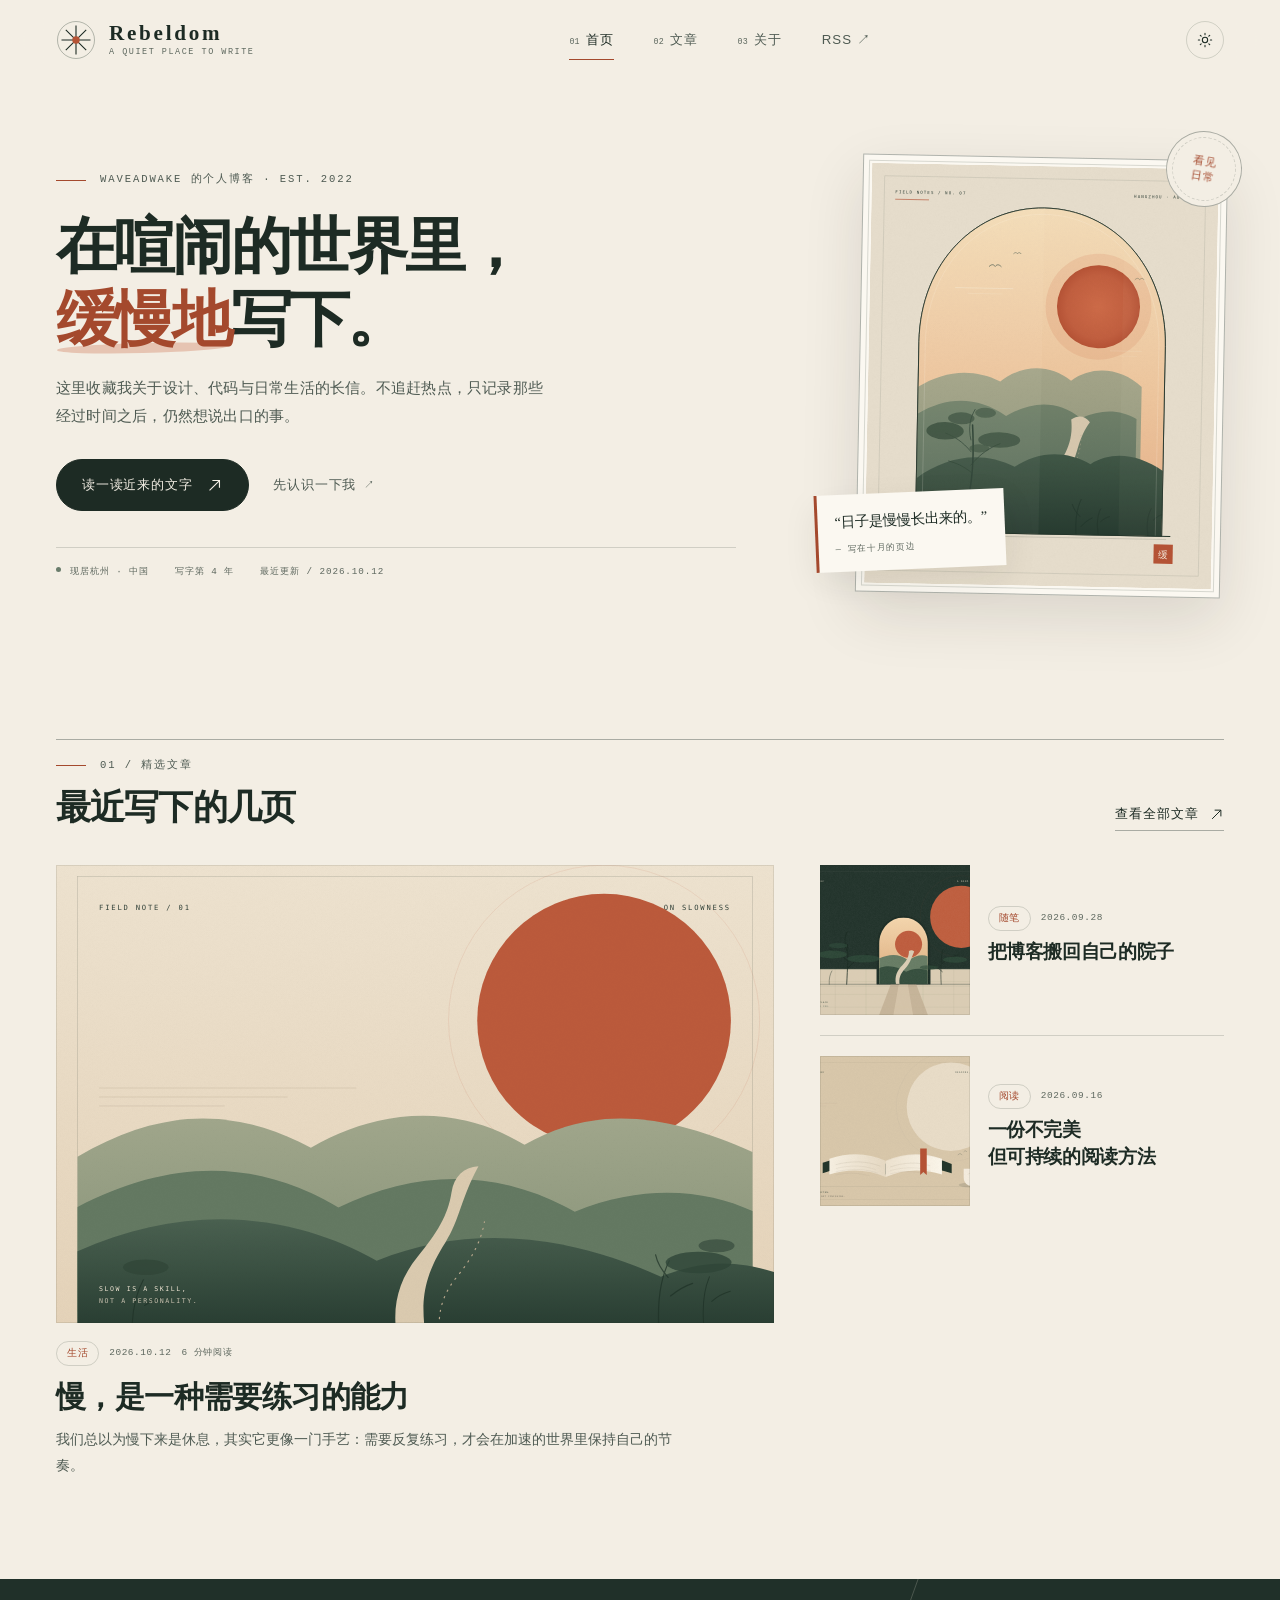
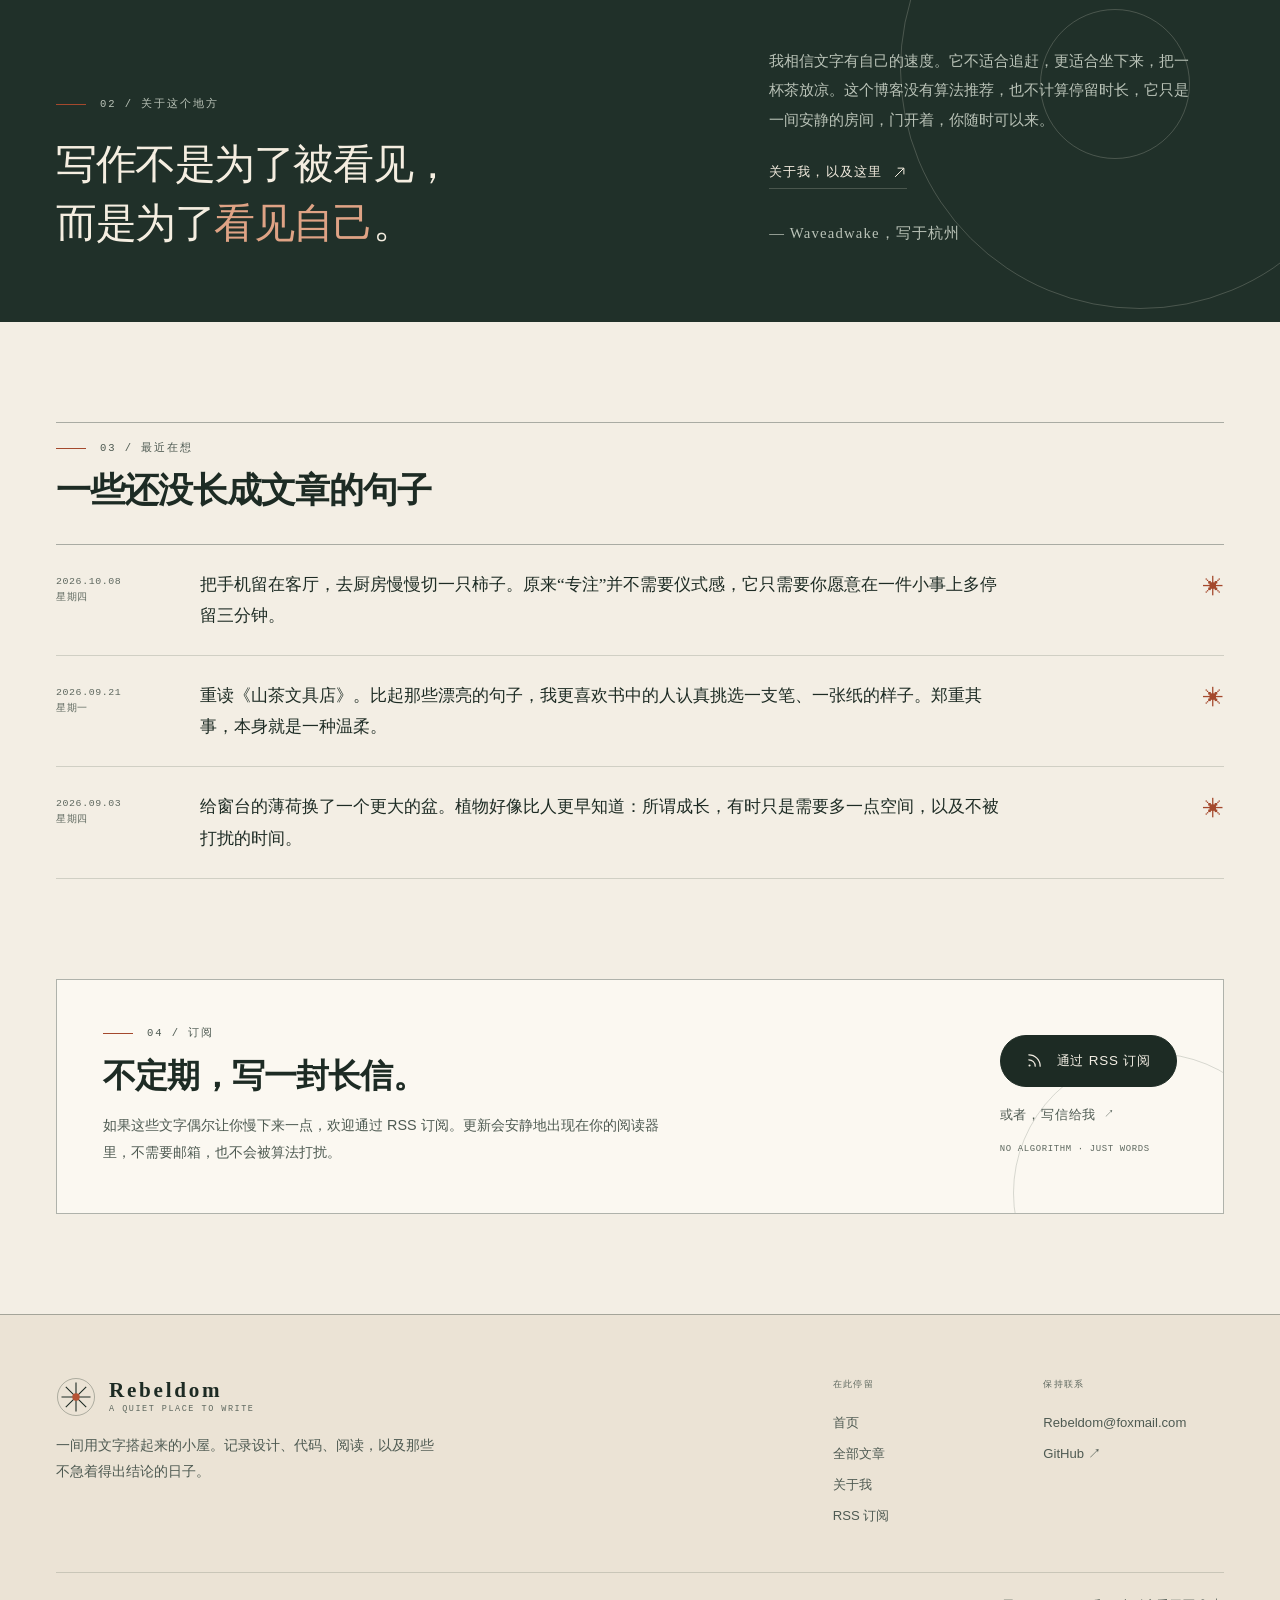
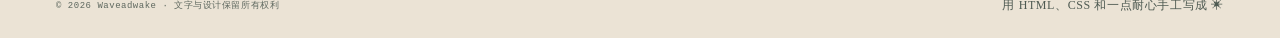
<file: index.html>
<!doctype html>
<html lang="zh-CN">
<head>
  <meta charset="utf-8">
  <meta name="viewport" content="width=device-width, initial-scale=1">
  <title>Rebeldom · Waveadwake 的个人博客</title>
  <meta name="description" content="Rebeldom 是 Waveadwake 的个人博客，记录关于设计、代码、阅读与城市漫步的长信。不追赶热点，只写下经过时间之后仍然想说出口的事。">
  <meta name="author" content="Waveadwake">
  <link rel="canonical" href="https://waveadwake.github.io/Rebeldom_Web/">
  <meta property="og:type" content="website">
  <meta property="og:locale" content="zh_CN">
  <meta property="og:site_name" content="Rebeldom">
  <meta property="og:title" content="Rebeldom · Waveadwake 的个人博客">
  <meta property="og:description" content="关于设计、代码、阅读与城市漫步的长信。不追赶热点，只记录那些值得被慢慢记住的日常。">
  <meta property="og:url" content="https://waveadwake.github.io/Rebeldom_Web/">
  <meta property="og:image" content="https://waveadwake.github.io/Rebeldom_Web/assets/images/og-cover.png">
  <meta property="og:image:width" content="1200">
  <meta property="og:image:height" content="630">
  <meta name="twitter:card" content="summary_large_image">
  <meta name="twitter:title" content="Rebeldom · Waveadwake 的个人博客">
  <meta name="twitter:description" content="关于设计、代码、阅读与城市漫步的长信。">
  <meta name="twitter:image" content="https://waveadwake.github.io/Rebeldom_Web/assets/images/og-cover.png">
  <meta name="theme-color" content="#f3eee4">
  <link rel="icon" href="assets/images/favicon.svg" type="image/svg+xml">
  <link rel="apple-touch-icon" href="assets/images/apple-touch-icon.png">
  <link rel="manifest" href="site.webmanifest">
  <link rel="alternate" type="application/rss+xml" title="Rebeldom · RSS" href="feed.xml">
  <link rel="stylesheet" href="assets/css/style.css">
  <script>
    (function () {
      try {
        var saved = localStorage.getItem("theme");
        var preferred = window.matchMedia("(prefers-color-scheme: dark)").matches ? "dark" : "light";
        document.documentElement.dataset.theme = saved || preferred;
      } catch (error) {
        document.documentElement.dataset.theme = "light";
      }
      document.documentElement.classList.add("js");
    })();
  </script>
</head>
<body>
  <a class="skip-link" href="#main">跳到正文</a>

  <header class="site-header" data-header>
    <div class="container header-inner">
      <a class="brand" href="index.html" aria-label="Rebeldom，返回首页">
        <span class="brand-mark" aria-hidden="true">
          <svg viewBox="0 0 40 40" fill="none">
            <circle cx="20" cy="20" r="18.5" stroke="currentColor" stroke-opacity=".3"/>
            <path d="M20 5.5v29M5.5 20h29M9.8 9.8l20.4 20.4M30.2 9.8 9.8 30.2" stroke="currentColor" stroke-width="1.1"/>
            <circle cx="20" cy="20" r="3.7" fill="#b65335"/>
          </svg>
        </span>
        <span class="brand-type">
          <span class="brand-name">Rebeldom</span>
          <span class="brand-sub">A QUIET PLACE TO WRITE</span>
        </span>
      </a>

      <nav class="site-nav" id="site-nav" aria-label="主导航">
        <a href="index.html" aria-current="page"><span class="nav-index">01</span>首页</a>
        <a href="posts.html"><span class="nav-index">02</span>文章</a>
        <a href="about.html"><span class="nav-index">03</span>关于</a>
        <a href="feed.xml">RSS ↗</a>
      </nav>

      <div class="header-tools">
        <button class="theme-toggle" type="button" data-theme-toggle aria-label="切换到深色模式" title="切换到深色模式">
          <svg class="icon-sun" viewBox="0 0 24 24" fill="none" stroke="currentColor" stroke-width="1.6" stroke-linecap="round" aria-hidden="true">
            <circle cx="12" cy="12" r="4"/>
            <path d="M12 2v2M12 20v2M4.9 4.9l1.4 1.4M17.7 17.7l1.4 1.4M2 12h2M20 12h2M4.9 19.1l1.4-1.4M17.7 6.3l1.4-1.4"/>
          </svg>
          <svg class="icon-moon" viewBox="0 0 24 24" fill="none" stroke="currentColor" stroke-width="1.6" stroke-linejoin="round" aria-hidden="true">
            <path d="M20.5 14.1A8.5 8.5 0 0 1 9.9 3.5 8.5 8.5 0 1 0 20.5 14.1Z"/>
          </svg>
        </button>
        <button class="nav-toggle" type="button" data-nav-toggle aria-expanded="false" aria-controls="site-nav">
          <span class="nav-toggle-text">菜单</span>
          <span class="nav-toggle-lines" aria-hidden="true"><span></span><span></span></span>
        </button>
      </div>
    </div>
  </header>

  <main id="main">
    <section class="hero container" aria-labelledby="hero-title">
      <div class="hero-copy">
        <p class="eyebrow">Waveadwake 的个人博客 · EST. 2022</p>
        <h1 class="hero-title" id="hero-title">在喧闹的世界里，<br><span class="mark">缓慢地</span>写下。</h1>
        <p class="hero-lead">这里收藏我关于设计、代码与日常生活的长信。不追赶热点，只记录那些经过时间之后，仍然想说出口的事。</p>
        <div class="hero-actions">
          <a class="button" href="posts.html">
            读一读近来的文字
            <svg viewBox="0 0 24 24" fill="none" stroke="currentColor" stroke-width="1.6" aria-hidden="true"><path d="M5 19 19 5M9 5h10v10"/></svg>
          </a>
          <a class="quiet-link" href="about.html">先认识一下我</a>
        </div>
        <div class="hero-meta" aria-label="站点信息">
          <span>现居杭州 · 中国</span>
          <span>写字第 4 年</span>
          <span>最近更新 / 2026.10.12</span>
        </div>
      </div>

      <figure class="hero-art">
        <div class="hero-frame">
          <img src="assets/images/hero-window.svg" width="760" height="920" alt="一扇朝向山野的拱窗，窗外是落日、远山和一条蜿蜒的小路。" fetchpriority="high">
        </div>
        <figcaption class="hero-note">
          “日子是慢慢长出来的。”
          <span>— 写在十月的页边</span>
        </figcaption>
        <div class="hero-stamp" aria-hidden="true"><span>看见<br>日常</span></div>
      </figure>
    </section>

    <section class="featured" aria-labelledby="featured-title">
      <div class="container">
        <div class="section-head">
          <div>
            <p class="eyebrow">01 / 精选文章</p>
            <h2 id="featured-title">最近写下的几页</h2>
          </div>
          <a class="text-link" href="posts.html">
            查看全部文章
            <svg viewBox="0 0 24 24" fill="none" stroke="currentColor" stroke-width="1.6" aria-hidden="true"><path d="M5 19 19 5M9 5h10v10"/></svg>
          </a>
        </div>

        <div class="featured-grid">
          <article class="post-card post-card--lead">
            <a class="post-card-cover" href="post/slow-is-a-skill.html" tabindex="-1" aria-hidden="true">
              <img src="assets/images/cover-slow.svg" width="1200" height="800" alt="" loading="lazy" decoding="async">
              <span class="post-card-arrow">
                <svg viewBox="0 0 24 24" fill="none" stroke="currentColor" stroke-width="1.6" aria-hidden="true"><path d="M5 19 19 5M9 5h10v10"/></svg>
              </span>
            </a>
            <div class="post-card-body">
              <div class="post-card-meta">
                <span class="category">生活</span>
                <time datetime="2026-10-12">2026.10.12</time>
                <span>6 分钟阅读</span>
              </div>
              <h3 class="post-card-title"><a href="post/slow-is-a-skill.html">慢，是一种需要练习的能力</a></h3>
              <p class="post-card-excerpt">我们总以为慢下来是休息，其实它更像一门手艺：需要反复练习，才会在加速的世界里保持自己的节奏。</p>
            </div>
          </article>

          <div class="post-list">
            <article class="post-card post-card--compact">
              <a class="post-card-cover" href="post/blog-return.html" tabindex="-1" aria-hidden="true">
                <img src="assets/images/cover-blog.svg" width="1200" height="800" alt="" loading="lazy" decoding="async">
              </a>
              <div class="post-card-body">
                <div class="post-card-meta">
                  <span class="category">随笔</span>
                  <time datetime="2026-09-28">2026.09.28</time>
                </div>
                <h3 class="post-card-title"><a href="post/blog-return.html">把博客搬回自己的院子</a></h3>
                <p class="post-card-excerpt">在别人的广场上住了太久，我想重新拥有一块可以自己决定如何生长的地方。</p>
              </div>
            </article>

            <article class="post-card post-card--compact">
              <a class="post-card-cover" href="post/reading-method.html" tabindex="-1" aria-hidden="true">
                <img src="assets/images/cover-reading.svg" width="1200" height="800" alt="" loading="lazy" decoding="async">
              </a>
              <div class="post-card-body">
                <div class="post-card-meta">
                  <span class="category">阅读</span>
                  <time datetime="2026-09-16">2026.09.16</time>
                </div>
                <h3 class="post-card-title"><a href="post/reading-method.html">一份不完美但<span class="nowrap">可持续的阅读方法</span></a></h3>
                <p class="post-card-excerpt">放弃“读完”的执念之后，读书反而变成了一件可以长久做下去的事。</p>
              </div>
            </article>
          </div>
        </div>
      </div>
    </section>

    <section class="manifesto" aria-labelledby="manifesto-title">
      <div class="container manifesto-inner">
        <div>
          <p class="eyebrow">02 / 关于这个地方</p>
          <h2 class="manifesto-quote" id="manifesto-title">写作不是为了被看见，<br>而是为了<em>看见自己</em>。</h2>
        </div>
        <div class="manifesto-side">
          <p>我相信文字有自己的速度。它不适合追赶，更适合坐下来，把一杯茶放凉。这个博客没有算法推荐，也不计算停留时长，它只是一间安静的房间，门开着，你随时可以来。</p>
          <a class="text-link" href="about.html">
            关于我，以及这里
            <svg viewBox="0 0 24 24" fill="none" stroke="currentColor" stroke-width="1.6" aria-hidden="true"><path d="M5 19 19 5M9 5h10v10"/></svg>
          </a>
          <p class="manifesto-sign">— Waveadwake，写于杭州</p>
        </div>
      </div>
    </section>

    <section class="notes-section" aria-labelledby="notes-title">
      <div class="container">
        <div class="section-head">
          <div>
            <p class="eyebrow">03 / 最近在想</p>
            <h2 id="notes-title">一些还没长成文章的句子</h2>
          </div>
        </div>

        <div class="notes-list">
          <article class="note-row">
            <time class="note-date" datetime="2026-10-08">2026.10.08<br>星期四</time>
            <p class="note-text">把手机留在客厅，去厨房慢慢切一只柿子。原来“专注”并不需要仪式感，它只需要你愿意在一件小事上多停留三分钟。</p>
            <span class="note-mark" aria-hidden="true">✳</span>
          </article>
          <article class="note-row">
            <time class="note-date" datetime="2026-09-21">2026.09.21<br>星期一</time>
            <p class="note-text">重读《山茶文具店》。比起那些漂亮的句子，我更喜欢书中的人认真挑选一支笔、一张纸的样子。郑重其事，本身就是一种温柔。</p>
            <span class="note-mark" aria-hidden="true">✳</span>
          </article>
          <article class="note-row">
            <time class="note-date" datetime="2026-09-03">2026.09.03<br>星期四</time>
            <p class="note-text">给窗台的薄荷换了一个更大的盆。植物好像比人更早知道：所谓成长，有时只是需要多一点空间，以及不被打扰的时间。</p>
            <span class="note-mark" aria-hidden="true">✳</span>
          </article>
        </div>
      </div>
    </section>

    <section class="subscribe" aria-labelledby="subscribe-title">
      <div class="container">
        <div class="subscribe-inner">
          <div>
            <p class="eyebrow">04 / 订阅</p>
            <h2 id="subscribe-title">不定期，写一封长信。</h2>
            <p>如果这些文字偶尔让你慢下来一点，欢迎通过 RSS 订阅。更新会安静地出现在你的阅读器里，不需要邮箱，也不会被算法打扰。</p>
          </div>
          <div class="subscribe-actions">
            <a class="button" href="feed.xml">
              <svg viewBox="0 0 24 24" fill="none" stroke="currentColor" stroke-width="1.7" stroke-linecap="round" aria-hidden="true">
                <circle cx="5" cy="19" r="1.5" fill="currentColor" stroke="none"/>
                <path d="M4 11a9 9 0 0 1 9 9M4 4a16 16 0 0 1 16 16"/>
              </svg>
              通过 RSS 订阅
            </a>
            <a class="quiet-link" href="mailto:Rebeldom@foxmail.com">或者，写信给我</a>
            <small>NO ALGORITHM · JUST WORDS</small>
          </div>
        </div>
      </div>
    </section>
  </main>

  <footer class="site-footer">
    <div class="container">
      <div class="footer-main">
        <div class="footer-brand">
          <a class="brand" href="index.html" aria-label="Rebeldom，返回首页">
            <span class="brand-mark" aria-hidden="true">
              <svg viewBox="0 0 40 40" fill="none">
                <circle cx="20" cy="20" r="18.5" stroke="currentColor" stroke-opacity=".3"/>
                <path d="M20 5.5v29M5.5 20h29M9.8 9.8l20.4 20.4M30.2 9.8 9.8 30.2" stroke="currentColor" stroke-width="1.1"/>
                <circle cx="20" cy="20" r="3.7" fill="#b65335"/>
              </svg>
            </span>
            <span class="brand-type">
              <span class="brand-name">Rebeldom</span>
              <span class="brand-sub">A QUIET PLACE TO WRITE</span>
            </span>
          </a>
          <p>一间用文字搭起来的小屋。记录设计、代码、阅读，以及那些不急着得出结论的日子。</p>
        </div>

        <div class="footer-columns">
          <div class="footer-col">
            <h3>在此停留</h3>
            <a href="index.html">首页</a>
            <a href="posts.html">全部文章</a>
            <a href="about.html">关于我</a>
            <a href="feed.xml">RSS 订阅</a>
          </div>
          <div class="footer-col">
            <h3>保持联系</h3>
            <a href="mailto:Rebeldom@foxmail.com">Rebeldom@foxmail.com</a>
            <a href="https://github.com/Waveadwake" target="_blank" rel="noopener noreferrer">GitHub ↗</a>
          </div>
        </div>
      </div>

      <div class="footer-bottom">
        <p>© <span data-current-year>2026</span> Waveadwake · 文字与设计保留所有权利</p>
        <p class="footer-sign">用 HTML、CSS 和一点耐心手工写成 ✳</p>
      </div>
    </div>
  </footer>

  <script src="assets/js/site.js" defer></script>
</body>
</html>
</file>
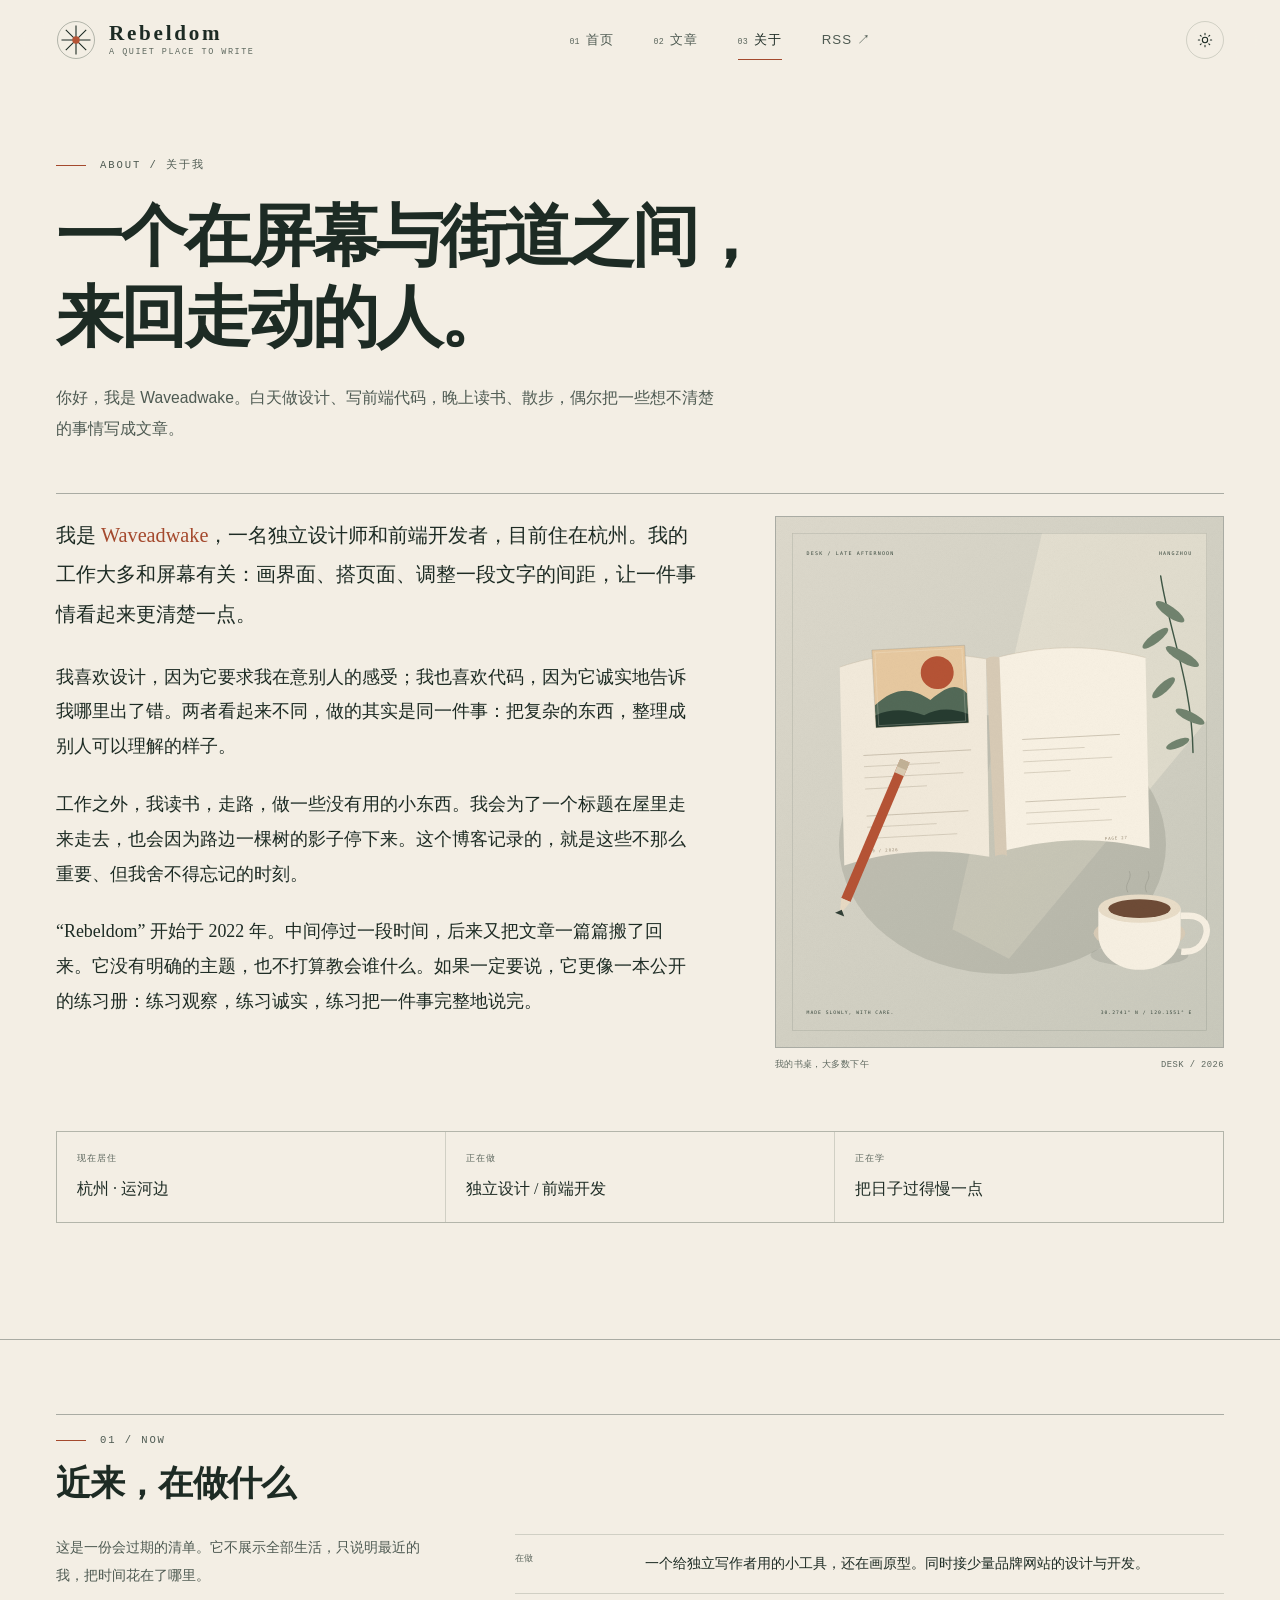
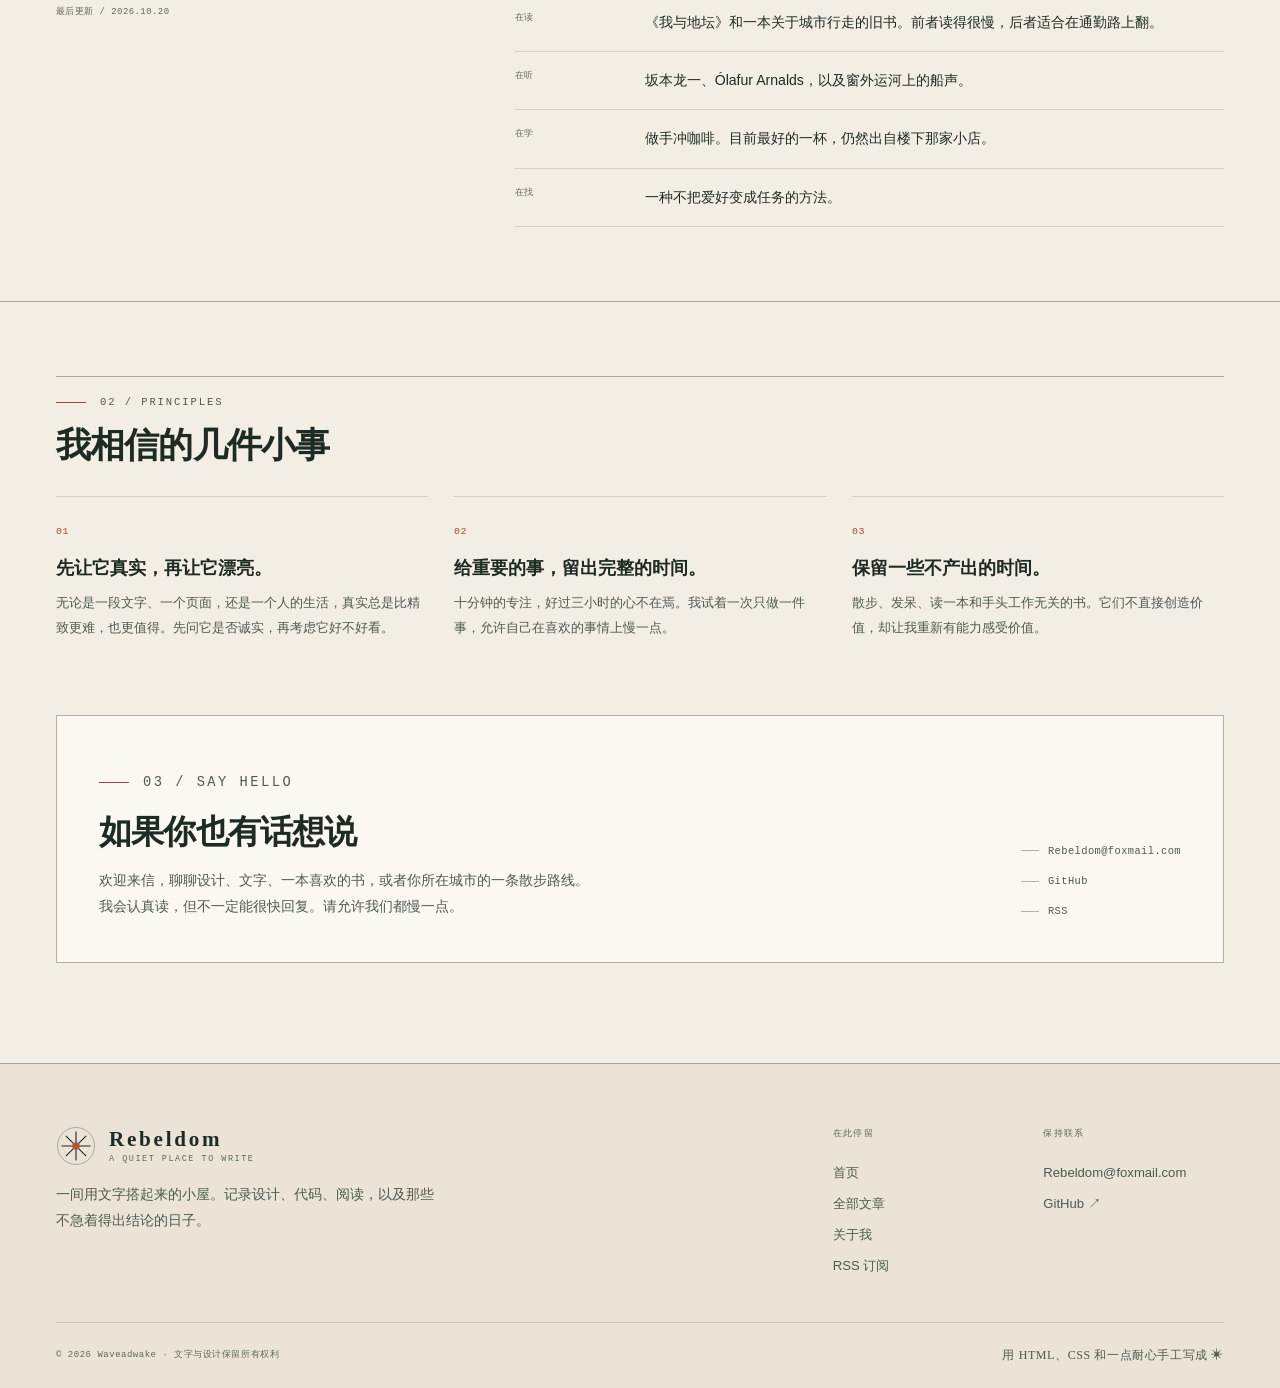
<file: about.html>
<!doctype html>
<html lang="zh-CN">
<head>
  <meta charset="utf-8">
  <meta name="viewport" content="width=device-width, initial-scale=1">
  <title>关于 · Rebeldom</title>
  <meta name="description" content="你好，我是 Waveadwake，一名独立设计师和前端开发者。这里是我的个人博客“Rebeldom”，记录设计、代码、阅读与杭州的日常。">
  <meta name="author" content="Waveadwake">
  <link rel="canonical" href="https://waveadwake.github.io/Rebeldom_Web/about.html">
  <meta property="og:type" content="website">
  <meta property="og:locale" content="zh_CN">
  <meta property="og:site_name" content="Rebeldom">
  <meta property="og:title" content="关于 · Rebeldom">
  <meta property="og:description" content="一名独立设计师和前端开发者，在屏幕与街道之间来回走动。">
  <meta property="og:url" content="https://waveadwake.github.io/Rebeldom_Web/about.html">
  <meta property="og:image" content="https://waveadwake.github.io/Rebeldom_Web/assets/images/og-cover.png">
  <meta property="og:image:width" content="1200">
  <meta property="og:image:height" content="630">
  <meta name="twitter:card" content="summary_large_image">
  <meta name="twitter:image" content="https://waveadwake.github.io/Rebeldom_Web/assets/images/og-cover.png">
  <meta name="theme-color" content="#f3eee4">
  <link rel="icon" href="assets/images/favicon.svg" type="image/svg+xml">
  <link rel="apple-touch-icon" href="assets/images/apple-touch-icon.png">
  <link rel="manifest" href="site.webmanifest">
  <link rel="alternate" type="application/rss+xml" title="Rebeldom · RSS" href="feed.xml">
  <link rel="stylesheet" href="assets/css/style.css">
  <script>
    (function () {
      try {
        var saved = localStorage.getItem("theme");
        var preferred = window.matchMedia("(prefers-color-scheme: dark)").matches ? "dark" : "light";
        document.documentElement.dataset.theme = saved || preferred;
      } catch (error) {
        document.documentElement.dataset.theme = "light";
      }
      document.documentElement.classList.add("js");
    })();
  </script>
</head>
<body>
  <a class="skip-link" href="#main">跳到正文</a>

  <header class="site-header" data-header>
    <div class="container header-inner">
      <a class="brand" href="index.html" aria-label="Rebeldom，返回首页">
        <span class="brand-mark" aria-hidden="true">
          <svg viewBox="0 0 40 40" fill="none">
            <circle cx="20" cy="20" r="18.5" stroke="currentColor" stroke-opacity=".3"/>
            <path d="M20 5.5v29M5.5 20h29M9.8 9.8l20.4 20.4M30.2 9.8 9.8 30.2" stroke="currentColor" stroke-width="1.1"/>
            <circle cx="20" cy="20" r="3.7" fill="#b65335"/>
          </svg>
        </span>
        <span class="brand-type">
          <span class="brand-name">Rebeldom</span>
          <span class="brand-sub">A QUIET PLACE TO WRITE</span>
        </span>
      </a>

      <nav class="site-nav" id="site-nav" aria-label="主导航">
        <a href="index.html"><span class="nav-index">01</span>首页</a>
        <a href="posts.html"><span class="nav-index">02</span>文章</a>
        <a href="about.html" aria-current="page"><span class="nav-index">03</span>关于</a>
        <a href="feed.xml">RSS ↗</a>
      </nav>

      <div class="header-tools">
        <button class="theme-toggle" type="button" data-theme-toggle aria-label="切换到深色模式" title="切换到深色模式">
          <svg class="icon-sun" viewBox="0 0 24 24" fill="none" stroke="currentColor" stroke-width="1.6" stroke-linecap="round" aria-hidden="true">
            <circle cx="12" cy="12" r="4"/>
            <path d="M12 2v2M12 20v2M4.9 4.9l1.4 1.4M17.7 17.7l1.4 1.4M2 12h2M20 12h2M4.9 19.1l1.4-1.4M17.7 6.3l1.4-1.4"/>
          </svg>
          <svg class="icon-moon" viewBox="0 0 24 24" fill="none" stroke="currentColor" stroke-width="1.6" stroke-linejoin="round" aria-hidden="true">
            <path d="M20.5 14.1A8.5 8.5 0 0 1 9.9 3.5 8.5 8.5 0 1 0 20.5 14.1Z"/>
          </svg>
        </button>
        <button class="nav-toggle" type="button" data-nav-toggle aria-expanded="false" aria-controls="site-nav">
          <span class="nav-toggle-text">菜单</span>
          <span class="nav-toggle-lines" aria-hidden="true"><span></span><span></span></span>
        </button>
      </div>
    </div>
  </header>

  <main id="main">
    <section class="page-hero" aria-labelledby="page-title">
      <div class="container">
        <p class="eyebrow">ABOUT / 关于我</p>
        <h1 id="page-title" class="page-title--long">一个在屏幕与街道之间，<br class="desktop-break"><span class="nowrap">来回走动的人。</span></h1>
        <p class="page-intro">你好，我是 Waveadwake。白天做设计、写前端代码，晚上读书、散步，偶尔把一些想不清楚的事情写成文章。</p>
      </div>
    </section>

    <section class="about-section" aria-labelledby="about-title">
      <div class="container">
        <h2 class="sr-only" id="about-title">关于 Waveadwake</h2>
        <div class="about-intro">
          <div class="about-copy">
            <p>我是 <em>Waveadwake</em>，一名独立设计师和前端开发者，目前住在杭州。我的工作大多和屏幕有关：画界面、搭页面、调整一段文字的间距，让一件事情看起来更清楚一点。</p>
            <p>我喜欢设计，因为它要求我在意别人的感受；我也喜欢代码，因为它诚实地告诉我哪里出了错。两者看起来不同，做的其实是同一件事：把复杂的东西，整理成别人可以理解的样子。</p>
            <p>工作之外，我读书，走路，做一些没有用的小东西。我会为了一个标题在屋里走来走去，也会因为路边一棵树的影子停下来。这个博客记录的，就是这些不那么重要、但我舍不得忘记的时刻。</p>
            <p>“Rebeldom” 开始于 2022 年。中间停过一段时间，后来又把文章一篇篇搬了回来。它没有明确的主题，也不打算教会谁什么。如果一定要说，它更像一本公开的练习册：练习观察，练习诚实，练习把一件事完整地说完。</p>
          </div>

          <figure class="about-portrait">
            <img src="assets/images/about-desk.svg" width="760" height="900" alt="俯视的书桌静物：摊开的笔记本、小照片、陶土色铅笔、咖啡杯和一小枝植物。" loading="lazy" decoding="async">
            <figcaption>
              <span>我的书桌，大多数下午</span>
              <span>DESK / 2026</span>
            </figcaption>
          </figure>
        </div>

        <dl class="about-facts">
          <div class="fact">
            <dt>现在居住</dt>
            <dd>杭州 · 运河边</dd>
          </div>
          <div class="fact">
            <dt>正在做</dt>
            <dd>独立设计 / 前端开发</dd>
          </div>
          <div class="fact">
            <dt>正在学</dt>
            <dd>把日子过得慢一点</dd>
          </div>
        </dl>
      </div>
    </section>

    <section class="now-section" aria-labelledby="now-title">
      <div class="container">
        <div class="section-head">
          <div>
            <p class="eyebrow">01 / NOW</p>
            <h2 id="now-title">近来，在做什么</h2>
          </div>
        </div>
        <div class="now-grid">
          <div>
            <p class="now-intro">这是一份会过期的清单。它不展示全部生活，只说明最近的我，把时间花在了哪里。</p>
            <p class="now-updated">最后更新 / 2026.10.20</p>
          </div>
          <ul class="now-list">
            <li>
              <span class="label">在做</span>
              <span>一个给独立写作者用的小工具，还在画原型。同时接少量品牌网站的设计与开发。</span>
            </li>
            <li>
              <span class="label">在读</span>
              <span>《我与地坛》和一本关于城市行走的旧书。前者读得很慢，后者适合在通勤路上翻。</span>
            </li>
            <li>
              <span class="label">在听</span>
              <span>坂本龙一、Ólafur Arnalds，以及窗外运河上的船声。</span>
            </li>
            <li>
              <span class="label">在学</span>
              <span>做手冲咖啡。目前最好的一杯，仍然出自楼下那家小店。</span>
            </li>
            <li>
              <span class="label">在找</span>
              <span>一种不把爱好变成任务的方法。</span>
            </li>
          </ul>
        </div>
      </div>
    </section>

    <section class="principles" aria-labelledby="principles-title">
      <div class="container">
        <div class="section-head">
          <div>
            <p class="eyebrow">02 / PRINCIPLES</p>
            <h2 id="principles-title">我相信的几件小事</h2>
          </div>
        </div>
        <div class="principles-grid">
          <article class="principle">
            <span class="principle-number">01</span>
            <h3>先让它真实，再让它漂亮。</h3>
            <p>无论是一段文字、一个页面，还是一个人的生活，真实总是比精致更难，也更值得。先问它是否诚实，再考虑它好不好看。</p>
          </article>
          <article class="principle">
            <span class="principle-number">02</span>
            <h3>给重要的事，留出完整的时间。</h3>
            <p>十分钟的专注，好过三小时的心不在焉。我试着一次只做一件事，允许自己在喜欢的事情上慢一点。</p>
          </article>
          <article class="principle">
            <span class="principle-number">03</span>
            <h3>保留一些不产出的时间。</h3>
            <p>散步、发呆、读一本和手头工作无关的书。它们不直接创造价值，却让我重新有能力感受价值。</p>
          </article>
        </div>
      </div>
    </section>

    <section class="contact-section" aria-labelledby="contact-title">
      <div class="container">
        <div class="contact-inner">
          <div>
            <p class="eyebrow">03 / SAY HELLO</p>
            <h2 id="contact-title">如果你也有话想说</h2>
            <p>欢迎来信，聊聊设计、文字、一本喜欢的书，或者你所在城市的一条散步路线。我会认真读，但不一定能很快回复。请允许我们都慢一点。</p>
          </div>
          <div class="contact-links">
            <a href="mailto:Rebeldom@foxmail.com">Rebeldom@foxmail.com</a>
            <a href="https://github.com/Waveadwake" target="_blank" rel="noopener noreferrer">GitHub</a>
            <a href="feed.xml">RSS</a>
          </div>
        </div>
      </div>
    </section>
  </main>

  <footer class="site-footer">
    <div class="container">
      <div class="footer-main">
        <div class="footer-brand">
          <a class="brand" href="index.html" aria-label="Rebeldom，返回首页">
            <span class="brand-mark" aria-hidden="true">
              <svg viewBox="0 0 40 40" fill="none">
                <circle cx="20" cy="20" r="18.5" stroke="currentColor" stroke-opacity=".3"/>
                <path d="M20 5.5v29M5.5 20h29M9.8 9.8l20.4 20.4M30.2 9.8 9.8 30.2" stroke="currentColor" stroke-width="1.1"/>
                <circle cx="20" cy="20" r="3.7" fill="#b65335"/>
              </svg>
            </span>
            <span class="brand-type">
              <span class="brand-name">Rebeldom</span>
              <span class="brand-sub">A QUIET PLACE TO WRITE</span>
            </span>
          </a>
          <p>一间用文字搭起来的小屋。记录设计、代码、阅读，以及那些不急着得出结论的日子。</p>
        </div>

        <div class="footer-columns">
          <div class="footer-col">
            <h3>在此停留</h3>
            <a href="index.html">首页</a>
            <a href="posts.html">全部文章</a>
            <a href="about.html">关于我</a>
            <a href="feed.xml">RSS 订阅</a>
          </div>
          <div class="footer-col">
            <h3>保持联系</h3>
            <a href="mailto:Rebeldom@foxmail.com">Rebeldom@foxmail.com</a>
            <a href="https://github.com/Waveadwake" target="_blank" rel="noopener noreferrer">GitHub ↗</a>
          </div>
        </div>
      </div>

      <div class="footer-bottom">
        <p>© <span data-current-year>2026</span> Waveadwake · 文字与设计保留所有权利</p>
        <p class="footer-sign">用 HTML、CSS 和一点耐心手工写成 ✳</p>
      </div>
    </div>
  </footer>

  <script src="assets/js/site.js" defer></script>
</body>
</html>
</file>
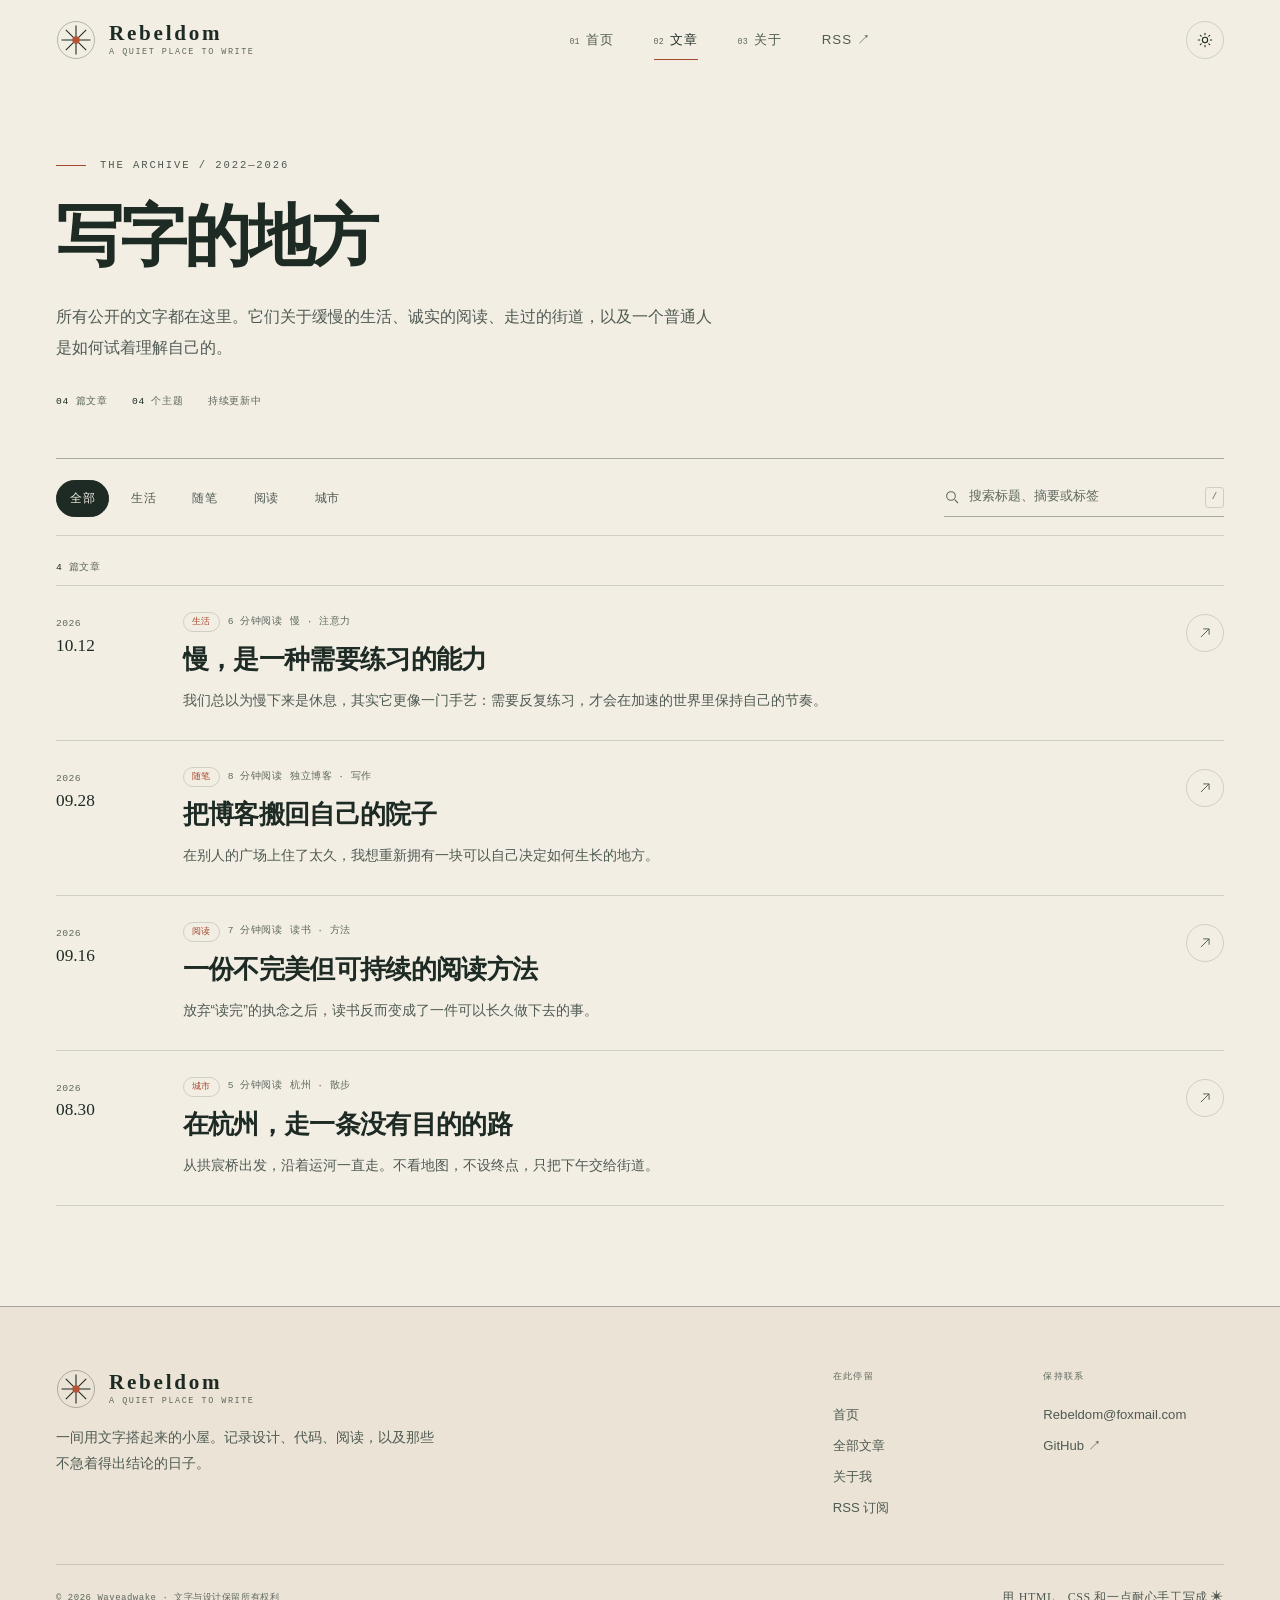
<file: posts.html>
<!doctype html>
<html lang="zh-CN">
<head>
  <meta charset="utf-8">
  <meta name="viewport" content="width=device-width, initial-scale=1">
  <title>全部文章 · Rebeldom</title>
  <meta name="description" content="Rebeldom 的全部文章：关于生活、写作、阅读与城市漫步的长信。按主题筛选，或搜索标题与摘要。">
  <meta name="author" content="Waveadwake">
  <link rel="canonical" href="https://waveadwake.github.io/Rebeldom_Web/posts.html">
  <meta property="og:type" content="website">
  <meta property="og:locale" content="zh_CN">
  <meta property="og:site_name" content="Rebeldom">
  <meta property="og:title" content="全部文章 · Rebeldom">
  <meta property="og:description" content="关于生活、写作、阅读与城市漫步的长信。">
  <meta property="og:url" content="https://waveadwake.github.io/Rebeldom_Web/posts.html">
  <meta property="og:image" content="https://waveadwake.github.io/Rebeldom_Web/assets/images/og-cover.png">
  <meta property="og:image:width" content="1200">
  <meta property="og:image:height" content="630">
  <meta name="twitter:card" content="summary_large_image">
  <meta name="twitter:image" content="https://waveadwake.github.io/Rebeldom_Web/assets/images/og-cover.png">
  <meta name="theme-color" content="#f3eee4">
  <link rel="icon" href="assets/images/favicon.svg" type="image/svg+xml">
  <link rel="apple-touch-icon" href="assets/images/apple-touch-icon.png">
  <link rel="manifest" href="site.webmanifest">
  <link rel="alternate" type="application/rss+xml" title="Rebeldom · RSS" href="feed.xml">
  <link rel="stylesheet" href="assets/css/style.css">
  <script>
    (function () {
      try {
        var saved = localStorage.getItem("theme");
        var preferred = window.matchMedia("(prefers-color-scheme: dark)").matches ? "dark" : "light";
        document.documentElement.dataset.theme = saved || preferred;
      } catch (error) {
        document.documentElement.dataset.theme = "light";
      }
      document.documentElement.classList.add("js");
    })();
  </script>
</head>
<body>
  <a class="skip-link" href="#main">跳到正文</a>

  <header class="site-header" data-header>
    <div class="container header-inner">
      <a class="brand" href="index.html" aria-label="Rebeldom，返回首页">
        <span class="brand-mark" aria-hidden="true">
          <svg viewBox="0 0 40 40" fill="none">
            <circle cx="20" cy="20" r="18.5" stroke="currentColor" stroke-opacity=".3"/>
            <path d="M20 5.5v29M5.5 20h29M9.8 9.8l20.4 20.4M30.2 9.8 9.8 30.2" stroke="currentColor" stroke-width="1.1"/>
            <circle cx="20" cy="20" r="3.7" fill="#b65335"/>
          </svg>
        </span>
        <span class="brand-type">
          <span class="brand-name">Rebeldom</span>
          <span class="brand-sub">A QUIET PLACE TO WRITE</span>
        </span>
      </a>

      <nav class="site-nav" id="site-nav" aria-label="主导航">
        <a href="index.html"><span class="nav-index">01</span>首页</a>
        <a href="posts.html" aria-current="page"><span class="nav-index">02</span>文章</a>
        <a href="about.html"><span class="nav-index">03</span>关于</a>
        <a href="feed.xml">RSS ↗</a>
      </nav>

      <div class="header-tools">
        <button class="theme-toggle" type="button" data-theme-toggle aria-label="切换到深色模式" title="切换到深色模式">
          <svg class="icon-sun" viewBox="0 0 24 24" fill="none" stroke="currentColor" stroke-width="1.6" stroke-linecap="round" aria-hidden="true">
            <circle cx="12" cy="12" r="4"/>
            <path d="M12 2v2M12 20v2M4.9 4.9l1.4 1.4M17.7 17.7l1.4 1.4M2 12h2M20 12h2M4.9 19.1l1.4-1.4M17.7 6.3l1.4-1.4"/>
          </svg>
          <svg class="icon-moon" viewBox="0 0 24 24" fill="none" stroke="currentColor" stroke-width="1.6" stroke-linejoin="round" aria-hidden="true">
            <path d="M20.5 14.1A8.5 8.5 0 0 1 9.9 3.5 8.5 8.5 0 1 0 20.5 14.1Z"/>
          </svg>
        </button>
        <button class="nav-toggle" type="button" data-nav-toggle aria-expanded="false" aria-controls="site-nav">
          <span class="nav-toggle-text">菜单</span>
          <span class="nav-toggle-lines" aria-hidden="true"><span></span><span></span></span>
        </button>
      </div>
    </div>
  </header>

  <main id="main">
    <section class="page-hero" aria-labelledby="page-title">
      <div class="container">
        <p class="eyebrow">THE ARCHIVE / 2022—2026</p>
        <h1 id="page-title">写字的地方</h1>
        <p class="page-intro">所有公开的文字都在这里。它们关于缓慢的生活、诚实的阅读、走过的街道，以及一个普通人是如何试着理解自己的。</p>
        <div class="page-hero-aside">
          <span><strong>04</strong> 篇文章</span>
          <span><strong>04</strong> 个主题</span>
          <span>持续更新中</span>
        </div>
      </div>
    </section>

    <section class="archive-section" data-archive aria-labelledby="archive-title">
      <div class="container">
        <h2 class="sr-only" id="archive-title">文章列表</h2>

        <div class="archive-toolbar">
          <div class="archive-filters" role="group" aria-label="按主题筛选">
            <button class="filter-button" type="button" data-filter="" aria-pressed="true">全部</button>
            <button class="filter-button" type="button" data-filter="生活" aria-pressed="false">生活</button>
            <button class="filter-button" type="button" data-filter="随笔" aria-pressed="false">随笔</button>
            <button class="filter-button" type="button" data-filter="阅读" aria-pressed="false">阅读</button>
            <button class="filter-button" type="button" data-filter="城市" aria-pressed="false">城市</button>
          </div>

          <label class="archive-search" for="archive-search">
            <span class="sr-only">搜索文章</span>
            <svg viewBox="0 0 24 24" fill="none" stroke="currentColor" stroke-width="1.6" aria-hidden="true">
              <circle cx="10.5" cy="10.5" r="6.5"/>
              <path d="m16 16 5 5"/>
            </svg>
            <input id="archive-search" type="search" placeholder="搜索标题、摘要或标签" data-search autocomplete="off" spellcheck="false">
            <kbd class="search-key" aria-hidden="true">/</kbd>
          </label>
        </div>

        <p class="archive-count" aria-live="polite"><strong data-count>4</strong> 篇文章</p>

        <div class="archive-list">
          <article class="archive-item" data-archive-item data-category="生活" data-search="慢 是一种需要练习的能力 生活 慢 专注 注意力 我们总以为慢下来是休息，其实它更像一门手艺：需要反复练习，才会在加速的世界里保持自己的节奏。">
            <div class="archive-date">
              <span>2026</span>
              <strong>10.12</strong>
            </div>
            <div>
              <div class="archive-kicker">
                <span class="category">生活</span>
                <span>6 分钟阅读</span>
                <span>慢 · 注意力</span>
              </div>
              <h3 class="archive-title"><a href="post/slow-is-a-skill.html">慢，是一种需要练习的能力</a></h3>
              <p class="archive-excerpt">我们总以为慢下来是休息，其实它更像一门手艺：需要反复练习，才会在加速的世界里保持自己的节奏。</p>
            </div>
            <span class="archive-arrow" aria-hidden="true">
              <svg viewBox="0 0 24 24" fill="none" stroke="currentColor" stroke-width="1.6"><path d="M5 19 19 5M9 5h10v10"/></svg>
            </span>
          </article>

          <article class="archive-item" data-archive-item data-category="随笔" data-search="把博客搬回自己的院子 随笔 独立博客 写作 互联网 在别人的广场上住了太久，我想重新拥有一块可以自己决定如何生长的地方。">
            <div class="archive-date">
              <span>2026</span>
              <strong>09.28</strong>
            </div>
            <div>
              <div class="archive-kicker">
                <span class="category">随笔</span>
                <span>8 分钟阅读</span>
                <span>独立博客 · 写作</span>
              </div>
              <h3 class="archive-title"><a href="post/blog-return.html">把博客搬回自己的院子</a></h3>
              <p class="archive-excerpt">在别人的广场上住了太久，我想重新拥有一块可以自己决定如何生长的地方。</p>
            </div>
            <span class="archive-arrow" aria-hidden="true">
              <svg viewBox="0 0 24 24" fill="none" stroke="currentColor" stroke-width="1.6"><path d="M5 19 19 5M9 5h10v10"/></svg>
            </span>
          </article>

          <article class="archive-item" data-archive-item data-category="阅读" data-search="一份不完美但可持续的阅读方法 阅读 读书 方法 笔记 放弃读完的执念之后，读书反而变成了一件可以长久做下去的事。">
            <div class="archive-date">
              <span>2026</span>
              <strong>09.16</strong>
            </div>
            <div>
              <div class="archive-kicker">
                <span class="category">阅读</span>
                <span>7 分钟阅读</span>
                <span>读书 · 方法</span>
              </div>
              <h3 class="archive-title"><a href="post/reading-method.html">一份不完美但<span class="nowrap">可持续的阅读方法</span></a></h3>
              <p class="archive-excerpt">放弃“读完”的执念之后，读书反而变成了一件可以长久做下去的事。</p>
            </div>
            <span class="archive-arrow" aria-hidden="true">
              <svg viewBox="0 0 24 24" fill="none" stroke="currentColor" stroke-width="1.6"><path d="M5 19 19 5M9 5h10v10"/></svg>
            </span>
          </article>

          <article class="archive-item" data-archive-item data-category="城市" data-search="在杭州，走一条没有目的的路 城市 杭州 散步 街头 运河 从拱宸桥出发，沿着运河一直走。不看地图，不设终点，只把下午交给街道。">
            <div class="archive-date">
              <span>2026</span>
              <strong>08.30</strong>
            </div>
            <div>
              <div class="archive-kicker">
                <span class="category">城市</span>
                <span>5 分钟阅读</span>
                <span>杭州 · 散步</span>
              </div>
              <h3 class="archive-title"><a href="post/city-walk.html">在杭州，走一条没有目的的路</a></h3>
              <p class="archive-excerpt">从拱宸桥出发，沿着运河一直走。不看地图，不设终点，只把下午交给街道。</p>
            </div>
            <span class="archive-arrow" aria-hidden="true">
              <svg viewBox="0 0 24 24" fill="none" stroke="currentColor" stroke-width="1.6"><path d="M5 19 19 5M9 5h10v10"/></svg>
            </span>
          </article>
        </div>

        <div class="empty-state" data-empty hidden>
          <p class="glyph" aria-hidden="true">∅</p>
          <h2>这里还没有文字</h2>
          <p>换一个关键词，或回到全部文章看看。</p>
          <button type="button" data-clear>清除筛选</button>
        </div>
      </div>
    </section>
  </main>

  <footer class="site-footer">
    <div class="container">
      <div class="footer-main">
        <div class="footer-brand">
          <a class="brand" href="index.html" aria-label="Rebeldom，返回首页">
            <span class="brand-mark" aria-hidden="true">
              <svg viewBox="0 0 40 40" fill="none">
                <circle cx="20" cy="20" r="18.5" stroke="currentColor" stroke-opacity=".3"/>
                <path d="M20 5.5v29M5.5 20h29M9.8 9.8l20.4 20.4M30.2 9.8 9.8 30.2" stroke="currentColor" stroke-width="1.1"/>
                <circle cx="20" cy="20" r="3.7" fill="#b65335"/>
              </svg>
            </span>
            <span class="brand-type">
              <span class="brand-name">Rebeldom</span>
              <span class="brand-sub">A QUIET PLACE TO WRITE</span>
            </span>
          </a>
          <p>一间用文字搭起来的小屋。记录设计、代码、阅读，以及那些不急着得出结论的日子。</p>
        </div>

        <div class="footer-columns">
          <div class="footer-col">
            <h3>在此停留</h3>
            <a href="index.html">首页</a>
            <a href="posts.html">全部文章</a>
            <a href="about.html">关于我</a>
            <a href="feed.xml">RSS 订阅</a>
          </div>
          <div class="footer-col">
            <h3>保持联系</h3>
            <a href="mailto:Rebeldom@foxmail.com">Rebeldom@foxmail.com</a>
            <a href="https://github.com/Waveadwake" target="_blank" rel="noopener noreferrer">GitHub ↗</a>
          </div>
        </div>
      </div>

      <div class="footer-bottom">
        <p>© <span data-current-year>2026</span> Waveadwake · 文字与设计保留所有权利</p>
        <p class="footer-sign">用 HTML、CSS 和一点耐心手工写成 ✳</p>
      </div>
    </div>
  </footer>

  <script src="assets/js/site.js" defer></script>
</body>
</html>
</file>
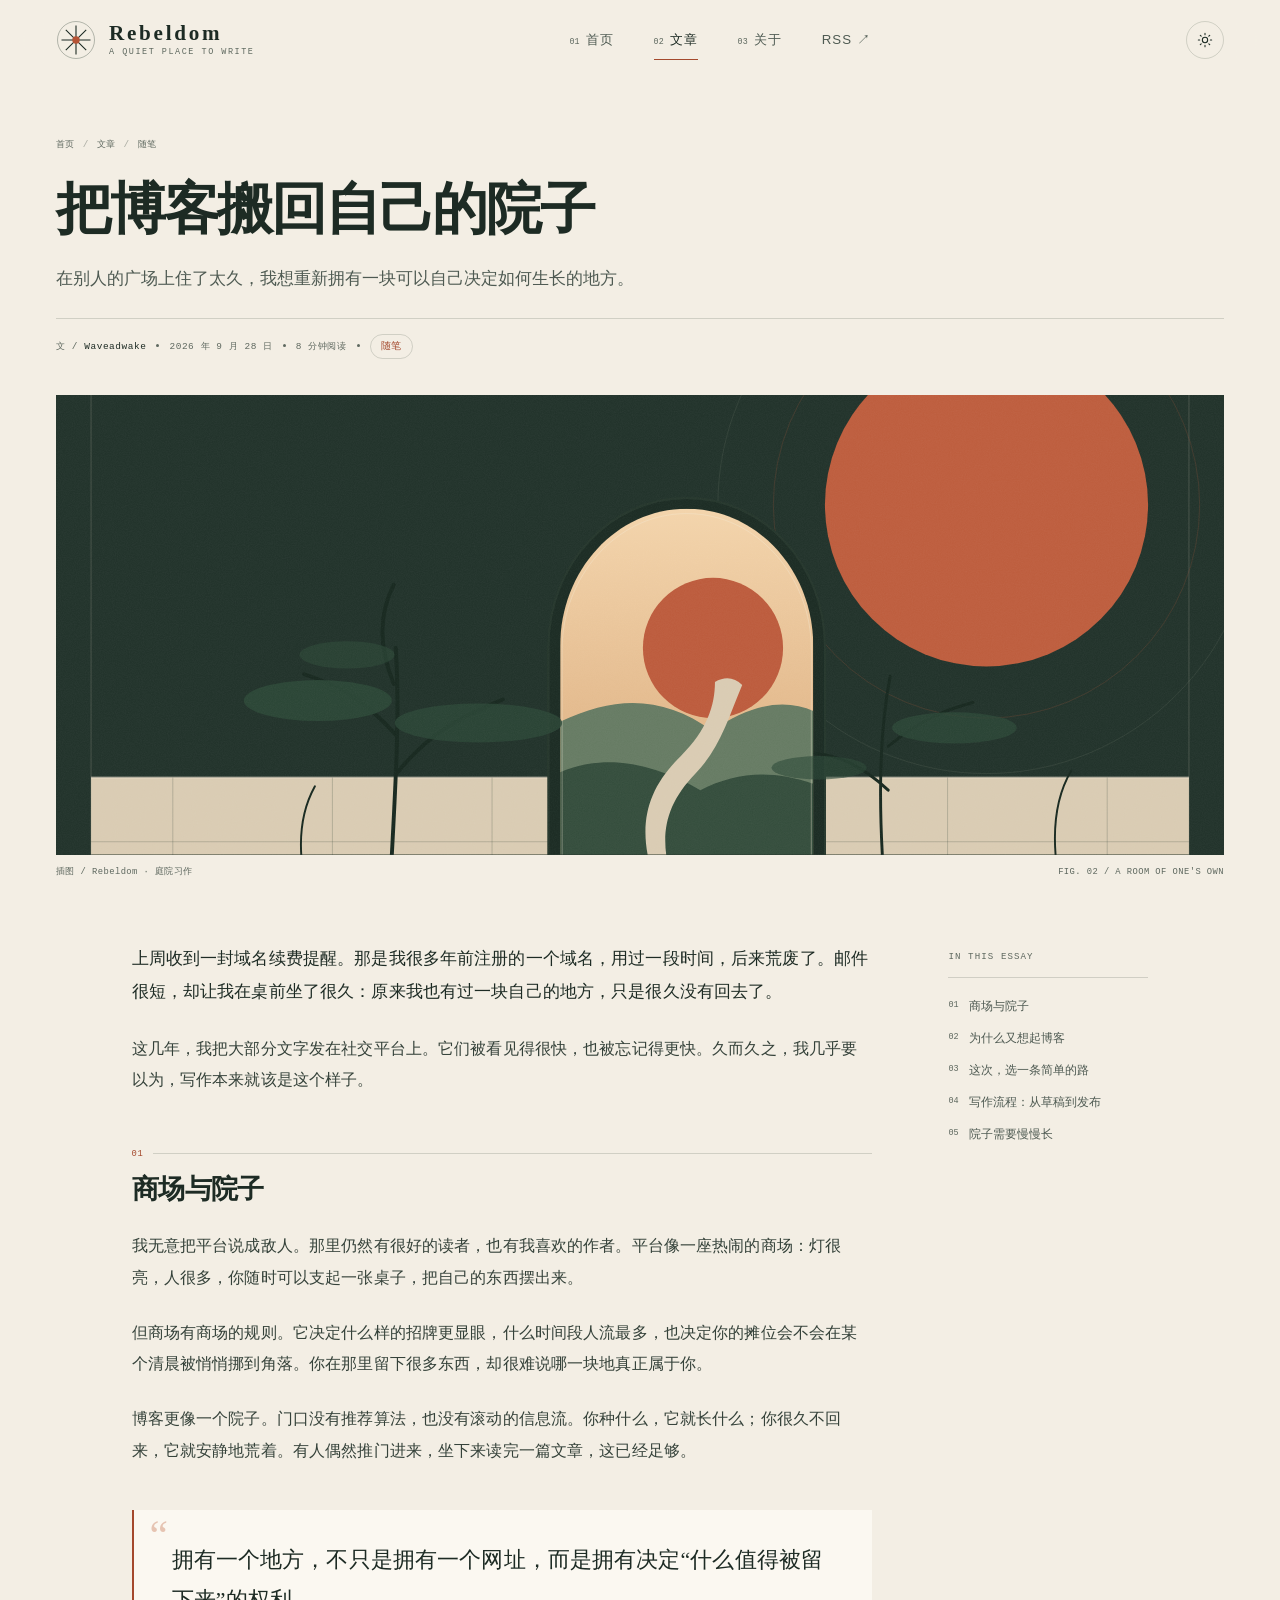
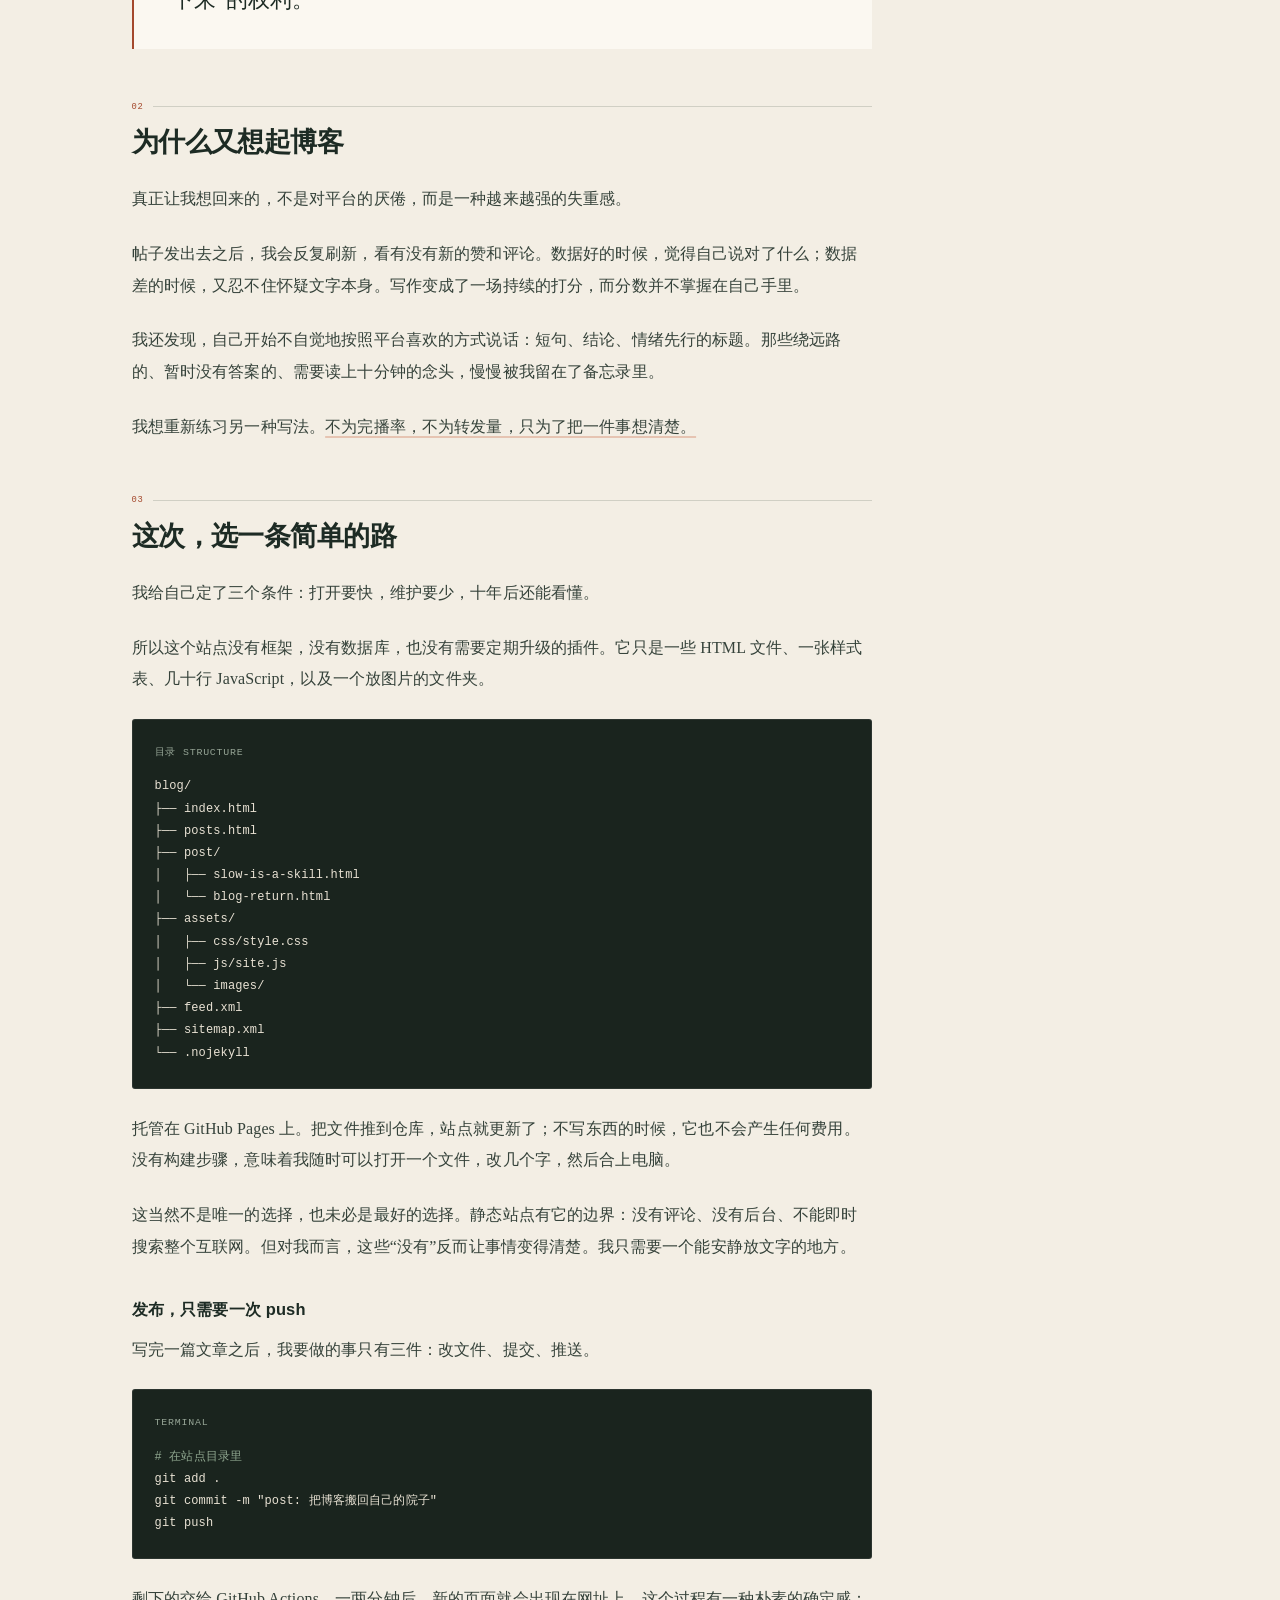
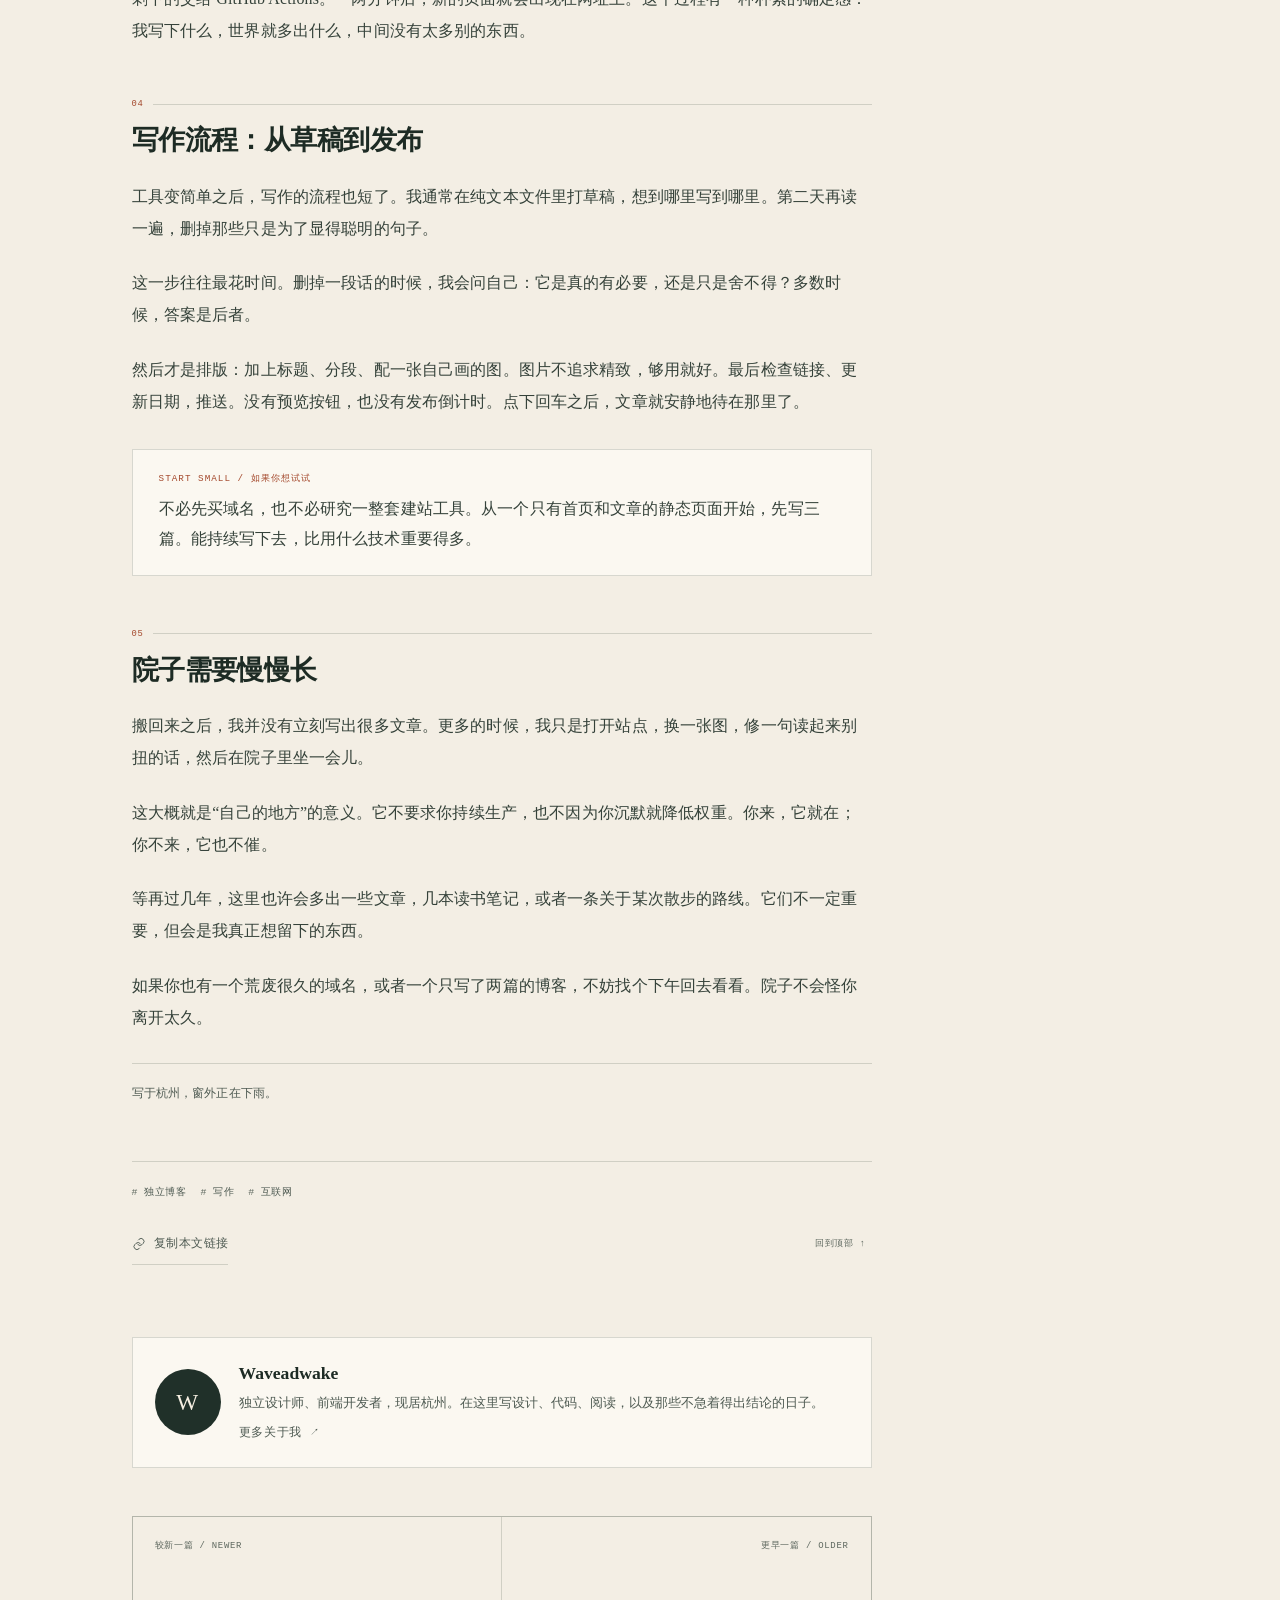
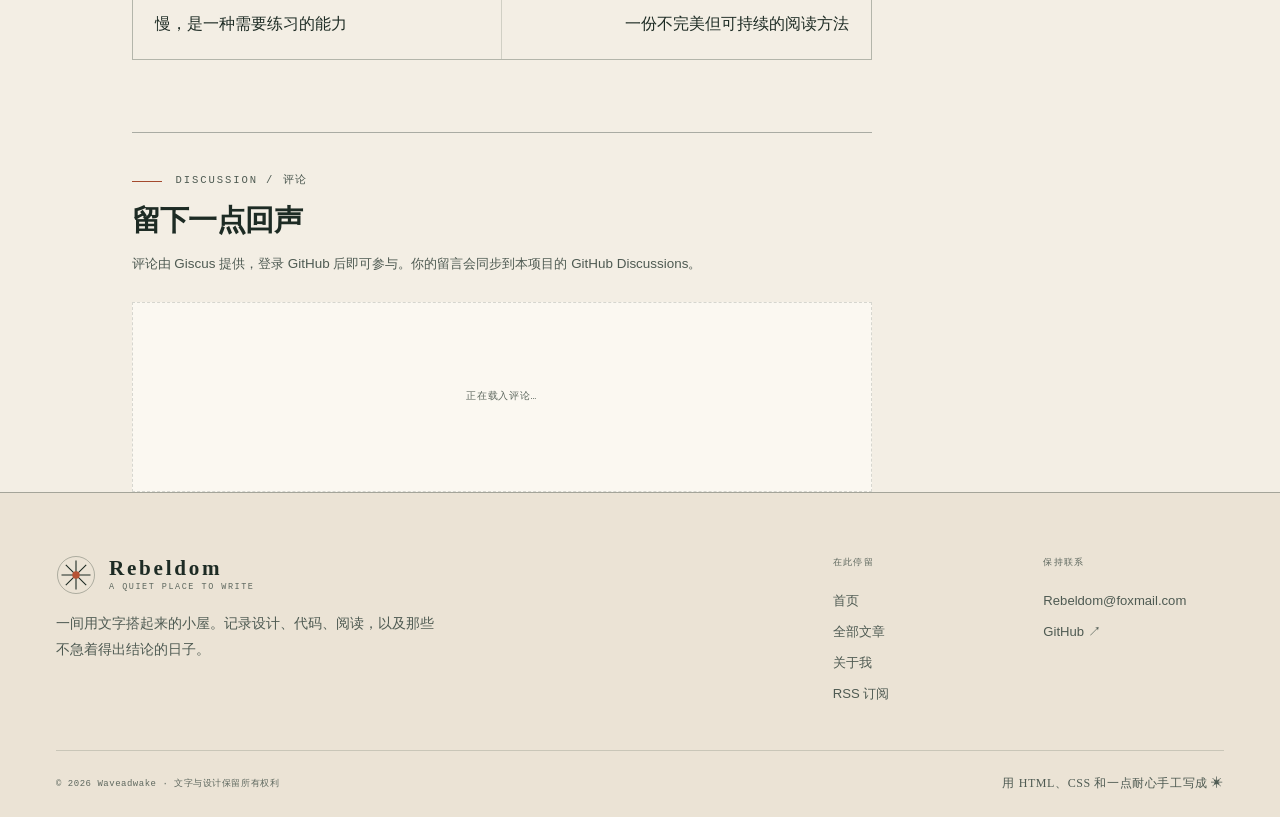
<file: post/blog-return.html>
<!doctype html>
<html lang="zh-CN">
<head>
  <meta charset="utf-8">
  <meta name="viewport" content="width=device-width, initial-scale=1">
  <title>把博客搬回自己的院子 · Rebeldom</title>
  <meta name="description" content="在别人的广场上住了太久，我想重新拥有一块可以自己决定如何生长的地方。关于独立博客、写作与一个极简静态站的选择。">
  <meta name="author" content="Waveadwake">
  <link rel="canonical" href="https://waveadwake.github.io/Rebeldom_Web/post/blog-return.html">
  <meta property="og:type" content="article">
  <meta property="og:locale" content="zh_CN">
  <meta property="og:site_name" content="Rebeldom">
  <meta property="og:title" content="把博客搬回自己的院子">
  <meta property="og:description" content="在别人的广场上住了太久，我想重新拥有一块可以自己决定如何生长的地方。">
  <meta property="og:url" content="https://waveadwake.github.io/Rebeldom_Web/post/blog-return.html">
  <meta property="og:image" content="https://waveadwake.github.io/Rebeldom_Web/assets/images/cover-blog.png">
  <meta property="og:image:width" content="1200">
  <meta property="og:image:height" content="800">
  <meta property="article:published_time" content="2026-09-28T09:00:00+08:00">
  <meta property="article:author" content="Waveadwake">
  <meta property="article:section" content="随笔">
  <meta property="article:tag" content="独立博客">
  <meta property="article:tag" content="写作">
  <meta name="twitter:image" content="https://waveadwake.github.io/Rebeldom_Web/assets/images/cover-blog.png">
  <meta name="twitter:card" content="summary_large_image">
  <meta name="theme-color" content="#f3eee4">
  <link rel="icon" href="../assets/images/favicon.svg" type="image/svg+xml">
  <link rel="apple-touch-icon" href="../assets/images/apple-touch-icon.png">
  <link rel="manifest" href="../site.webmanifest">
  <link rel="alternate" type="application/rss+xml" title="Rebeldom · RSS" href="../feed.xml">
  <link rel="stylesheet" href="../assets/css/style.css">
  <script>
    (function () {
      try {
        var saved = localStorage.getItem("theme");
        var preferred = window.matchMedia("(prefers-color-scheme: dark)").matches ? "dark" : "light";
        document.documentElement.dataset.theme = saved || preferred;
      } catch (error) {
        document.documentElement.dataset.theme = "light";
      }
      document.documentElement.classList.add("js");
    })();
  </script>
</head>
<body>
  <a class="skip-link" href="#main">跳到正文</a>
  <div class="reading-progress" data-reading-progress aria-hidden="true"></div>

  <header class="site-header" data-header>
    <div class="container header-inner">
      <a class="brand" href="../index.html" aria-label="Rebeldom，返回首页">
        <span class="brand-mark" aria-hidden="true">
          <svg viewBox="0 0 40 40" fill="none">
            <circle cx="20" cy="20" r="18.5" stroke="currentColor" stroke-opacity=".3"/>
            <path d="M20 5.5v29M5.5 20h29M9.8 9.8l20.4 20.4M30.2 9.8 9.8 30.2" stroke="currentColor" stroke-width="1.1"/>
            <circle cx="20" cy="20" r="3.7" fill="#b65335"/>
          </svg>
        </span>
        <span class="brand-type">
          <span class="brand-name">Rebeldom</span>
          <span class="brand-sub">A QUIET PLACE TO WRITE</span>
        </span>
      </a>

      <nav class="site-nav" id="site-nav" aria-label="主导航">
        <a href="../index.html"><span class="nav-index">01</span>首页</a>
        <a href="../posts.html" aria-current="page"><span class="nav-index">02</span>文章</a>
        <a href="../about.html"><span class="nav-index">03</span>关于</a>
        <a href="../feed.xml">RSS ↗</a>
      </nav>

      <div class="header-tools">
        <button class="theme-toggle" type="button" data-theme-toggle aria-label="切换到深色模式" title="切换到深色模式">
          <svg class="icon-sun" viewBox="0 0 24 24" fill="none" stroke="currentColor" stroke-width="1.6" stroke-linecap="round" aria-hidden="true">
            <circle cx="12" cy="12" r="4"/>
            <path d="M12 2v2M12 20v2M4.9 4.9l1.4 1.4M17.7 17.7l1.4 1.4M2 12h2M20 12h2M4.9 19.1l1.4-1.4M17.7 6.3l1.4-1.4"/>
          </svg>
          <svg class="icon-moon" viewBox="0 0 24 24" fill="none" stroke="currentColor" stroke-width="1.6" stroke-linejoin="round" aria-hidden="true">
            <path d="M20.5 14.1A8.5 8.5 0 0 1 9.9 3.5 8.5 8.5 0 1 0 20.5 14.1Z"/>
          </svg>
        </button>
        <button class="nav-toggle" type="button" data-nav-toggle aria-expanded="false" aria-controls="site-nav">
          <span class="nav-toggle-text">菜单</span>
          <span class="nav-toggle-lines" aria-hidden="true"><span></span><span></span></span>
        </button>
      </div>
    </div>
  </header>

  <main id="main">
    <article>
      <header class="article-header container">
        <nav class="breadcrumb" aria-label="面包屑">
          <a href="../index.html">首页</a>
          <span class="sep">/</span>
          <a href="../posts.html">文章</a>
          <span class="sep">/</span>
          <span aria-current="page">随笔</span>
        </nav>
        <h1 class="article-title">把博客搬回<span class="nowrap">自己的院子</span></h1>
        <p class="article-dek">在别人的广场上住了太久，我想重新拥有一块可以自己决定如何生长的地方。</p>
        <div class="article-meta">
          <span>文 / <strong>Waveadwake</strong></span>
          <span class="meta-dot" aria-hidden="true"></span>
          <time datetime="2026-09-28">2026 年 9 月 28 日</time>
          <span class="meta-dot" aria-hidden="true"></span>
          <span>8 分钟阅读</span>
          <span class="meta-dot" aria-hidden="true"></span>
          <span class="category">随笔</span>
        </div>
      </header>

      <figure class="article-cover">
        <img src="../assets/images/cover-blog.svg" width="1200" height="800" alt="深绿色背景上的抽象庭院，米色围墙中有一扇透出暖光的拱门，一条小径通向门内。">
        <figcaption>
          <span>插图 / Rebeldom · 庭院习作</span>
          <span>FIG. 02 / A ROOM OF ONE'S OWN</span>
        </figcaption>
      </figure>

      <div class="article-layout container">
        <div class="article-content">
          <div class="article-body" data-article-body>
            <p>上周收到一封域名续费提醒。那是我很多年前注册的一个域名，用过一段时间，后来荒废了。邮件很短，却让我在桌前坐了很久：原来我也有过一块自己的地方，只是很久没有回去了。</p>
            <p>这几年，我把大部分文字发在社交平台上。它们被看见得很快，也被忘记得更快。久而久之，我几乎要以为，写作本来就该是这个样子。</p>

            <h2 id="mall-vs-yard">商场与院子</h2>
            <p>我无意把平台说成敌人。那里仍然有很好的读者，也有我喜欢的作者。平台像一座热闹的商场：灯很亮，人很多，你随时可以支起一张桌子，把自己的东西摆出来。</p>
            <p>但商场有商场的规则。它决定什么样的招牌更显眼，什么时间段人流最多，也决定你的摊位会不会在某个清晨被悄悄挪到角落。你在那里留下很多东西，却很难说哪一块地真正属于你。</p>
            <p>博客更像一个院子。门口没有推荐算法，也没有滚动的信息流。你种什么，它就长什么；你很久不回来，它就安静地荒着。有人偶然推门进来，坐下来读完一篇文章，这已经足够。</p>

            <blockquote>
              <p>拥有一个地方，不只是拥有一个网址，而是拥有决定“什么值得被留下来”的权利。</p>
            </blockquote>

            <h2 id="why-again">为什么又想起博客</h2>
            <p>真正让我想回来的，不是对平台的厌倦，而是一种越来越强的失重感。</p>
            <p>帖子发出去之后，我会反复刷新，看有没有新的赞和评论。数据好的时候，觉得自己说对了什么；数据差的时候，又忍不住怀疑文字本身。写作变成了一场持续的打分，而分数并不掌握在自己手里。</p>
            <p>我还发现，自己开始不自觉地按照平台喜欢的方式说话：短句、结论、情绪先行的标题。那些绕远路的、暂时没有答案的、需要读上十分钟的念头，慢慢被我留在了备忘录里。</p>
            <p>我想重新练习另一种写法。<em>不为完播率，不为转发量，只为了把一件事想清楚。</em></p>

            <h2 id="simple-stack">这次，选一条简单的路</h2>
            <p>我给自己定了三个条件：打开要快，维护要少，十年后还能看懂。</p>
            <p>所以这个站点没有框架，没有数据库，也没有需要定期升级的插件。它只是一些 HTML 文件、一张样式表、几十行 JavaScript，以及一个放图片的文件夹。</p>

            <pre><code><span class="code-label">目录 structure</span>blog/
├── index.html
├── posts.html
├── post/
│   ├── slow-is-a-skill.html
│   └── blog-return.html
├── assets/
│   ├── css/style.css
│   ├── js/site.js
│   └── images/
├── feed.xml
├── sitemap.xml
└── .nojekyll</code></pre>

            <p>托管在 GitHub Pages 上。把文件推到仓库，站点就更新了；不写东西的时候，它也不会产生任何费用。没有构建步骤，意味着我随时可以打开一个文件，改几个字，然后合上电脑。</p>
            <p>这当然不是唯一的选择，也未必是最好的选择。静态站点有它的边界：没有评论、没有后台、不能即时搜索整个互联网。但对我而言，这些“没有”反而让事情变得清楚。我只需要一个能安静放文字的地方。</p>

            <h3>发布，只需要一次 push</h3>
            <p>写完一篇文章之后，我要做的事只有三件：改文件、提交、推送。</p>

            <pre><code><span class="code-label">terminal</span><span class="code-comment"># 在站点目录里</span>
git add .
git commit -m "post: 把博客搬回自己的院子"
git push</code></pre>

            <p>剩下的交给 GitHub Actions。一两分钟后，新的页面就会出现在网址上。这个过程有一种朴素的确定感：我写下什么，世界就多出什么，中间没有太多别的东西。</p>

            <h2 id="writing-flow">写作流程：从草稿到发布</h2>
            <p>工具变简单之后，写作的流程也短了。我通常在纯文本文件里打草稿，想到哪里写到哪里。第二天再读一遍，删掉那些只是为了显得聪明的句子。</p>
            <p>这一步往往最花时间。删掉一段话的时候，我会问自己：它是真的有必要，还是只是舍不得？多数时候，答案是后者。</p>
            <p>然后才是排版：加上标题、分段、配一张自己画的图。图片不追求精致，够用就好。最后检查链接、更新日期，推送。没有预览按钮，也没有发布倒计时。点下回车之后，文章就安静地待在那里了。</p>

            <div class="callout">
              <span class="callout-label">START SMALL / 如果你想试试</span>
              <p>不必先买域名，也不必研究一整套建站工具。从一个只有首页和文章的静态页面开始，先写三篇。能持续写下去，比用什么技术重要得多。</p>
            </div>

            <h2 id="let-it-grow">院子需要慢慢长</h2>
            <p>搬回来之后，我并没有立刻写出很多文章。更多的时候，我只是打开站点，换一张图，修一句读起来别扭的话，然后在院子里坐一会儿。</p>
            <p>这大概就是“自己的地方”的意义。它不要求你持续生产，也不因为你沉默就降低权重。你来，它就在；你不来，它也不催。</p>
            <p>等再过几年，这里也许会多出一些文章，几本读书笔记，或者一条关于某次散步的路线。它们不一定重要，但会是我真正想留下的东西。</p>
            <p>如果你也有一个荒废很久的域名，或者一个只写了两篇的博客，不妨找个下午回去看看。院子不会怪你离开太久。</p>

            <p class="footnote">写于杭州，窗外正在下雨。</p>

            <footer class="article-footer">
              <div class="article-tags" aria-label="文章标签">
                <span class="tag">独立博客</span>
                <span class="tag">写作</span>
                <span class="tag">互联网</span>
              </div>
              <div class="article-actions">
                <button class="share-button" type="button" data-copy-link>
                  <svg viewBox="0 0 24 24" fill="none" stroke="currentColor" stroke-width="1.6" stroke-linecap="round" aria-hidden="true">
                    <path d="M10 13a5 5 0 0 0 7.1.1l2-2a5 5 0 0 0-7.1-7.1l-1.1 1.1"/>
                    <path d="M14 11a5 5 0 0 0-7.1-.1l-2 2A5 5 0 0 0 12 20l1.1-1.1"/>
                  </svg>
                  <span>复制本文链接</span>
                </button>
                <button class="to-top" type="button" data-to-top>回到顶部 ↑</button>
              </div>
            </footer>
          </div>

          <aside class="author-card" aria-label="作者简介">
            <div class="author-avatar" aria-hidden="true">W</div>
            <div>
              <h2>Waveadwake</h2>
              <p>独立设计师、前端开发者，现居杭州。在这里写设计、代码、阅读，以及那些不急着得出结论的日子。</p>
              <a class="quiet-link" href="../about.html">更多关于我</a>
            </div>
          </aside>

          <nav class="post-nav" aria-label="文章导航">
            <a href="slow-is-a-skill.html">
              <span class="post-nav-label">较新一篇 / NEWER</span>
              <span class="post-nav-title">慢，是一种需要练习的能力</span>
            </a>
            <a class="next" href="reading-method.html">
              <span class="post-nav-label">更早一篇 / OLDER</span>
              <span class="post-nav-title">一份不完美但可持续的阅读方法</span>
            </a>
          </nav>

          <section class="comments-section" id="comments" aria-labelledby="comments-title" hidden>
            <div class="comments-heading">
              <p class="eyebrow">DISCUSSION / 评论</p>
              <h2 id="comments-title">留下一点回声</h2>
              <p>评论由 Giscus 提供，登录 GitHub 后即可参与。你的留言会同步到本项目的 GitHub Discussions。</p>
            </div>
            <div class="giscus" data-giscus></div>
          </section>
        </div>

        <aside class="toc" data-toc aria-label="本文目录" hidden>
          <p class="toc-title">IN THIS ESSAY</p>
          <ol></ol>
        </aside>
      </div>
    </article>
  </main>

  <footer class="site-footer">
    <div class="container">
      <div class="footer-main">
        <div class="footer-brand">
          <a class="brand" href="../index.html" aria-label="Rebeldom，返回首页">
            <span class="brand-mark" aria-hidden="true">
              <svg viewBox="0 0 40 40" fill="none">
                <circle cx="20" cy="20" r="18.5" stroke="currentColor" stroke-opacity=".3"/>
                <path d="M20 5.5v29M5.5 20h29M9.8 9.8l20.4 20.4M30.2 9.8 9.8 30.2" stroke="currentColor" stroke-width="1.1"/>
                <circle cx="20" cy="20" r="3.7" fill="#b65335"/>
              </svg>
            </span>
            <span class="brand-type">
              <span class="brand-name">Rebeldom</span>
              <span class="brand-sub">A QUIET PLACE TO WRITE</span>
            </span>
          </a>
          <p>一间用文字搭起来的小屋。记录设计、代码、阅读，以及那些不急着得出结论的日子。</p>
        </div>

        <div class="footer-columns">
          <div class="footer-col">
            <h3>在此停留</h3>
            <a href="../index.html">首页</a>
            <a href="../posts.html">全部文章</a>
            <a href="../about.html">关于我</a>
            <a href="../feed.xml">RSS 订阅</a>
          </div>
          <div class="footer-col">
            <h3>保持联系</h3>
            <a href="mailto:Rebeldom@foxmail.com">Rebeldom@foxmail.com</a>
            <a href="https://github.com/Waveadwake" target="_blank" rel="noopener noreferrer">GitHub ↗</a>
          </div>
        </div>
      </div>

      <div class="footer-bottom">
        <p>© <span data-current-year>2026</span> Waveadwake · 文字与设计保留所有权利</p>
        <p class="footer-sign">用 HTML、CSS 和一点耐心手工写成 ✳</p>
      </div>
    </div>
  </footer>

  <script src="../assets/js/site.js" defer></script>
</body>
</html>
</file>
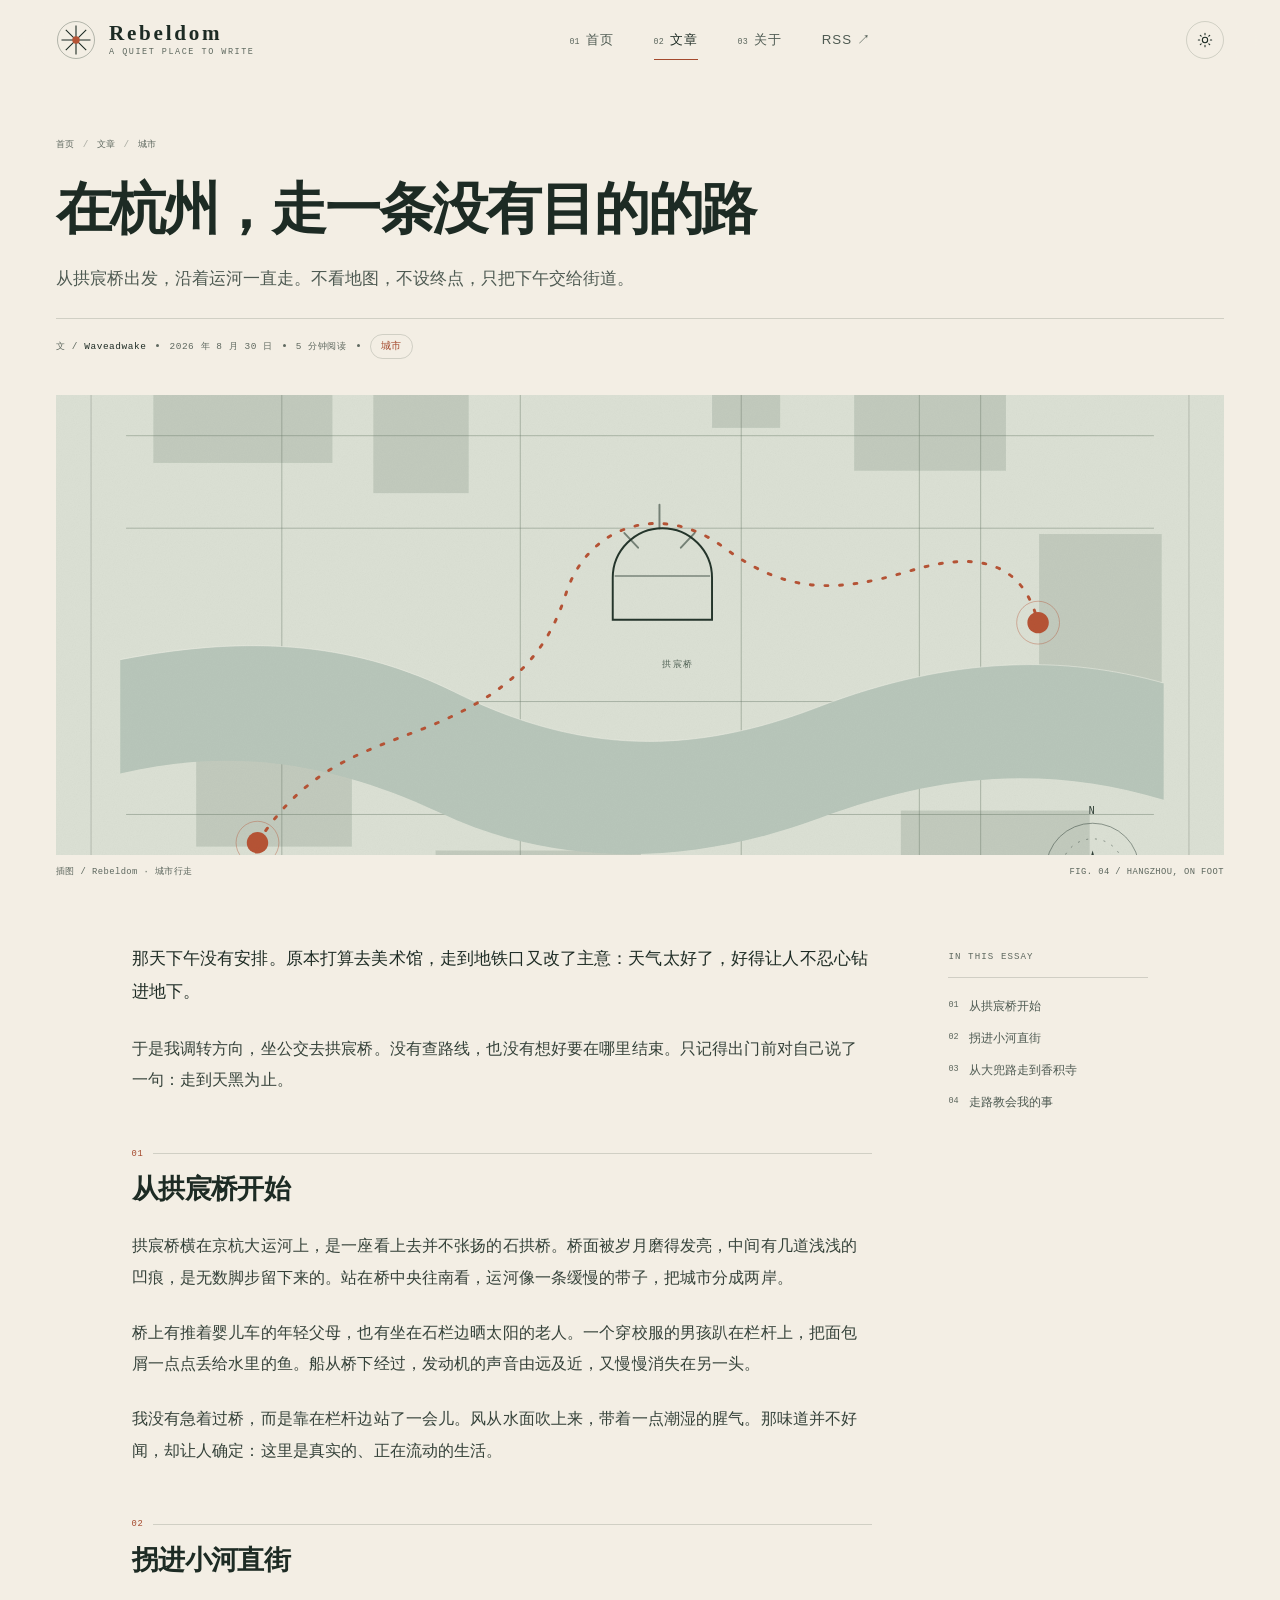
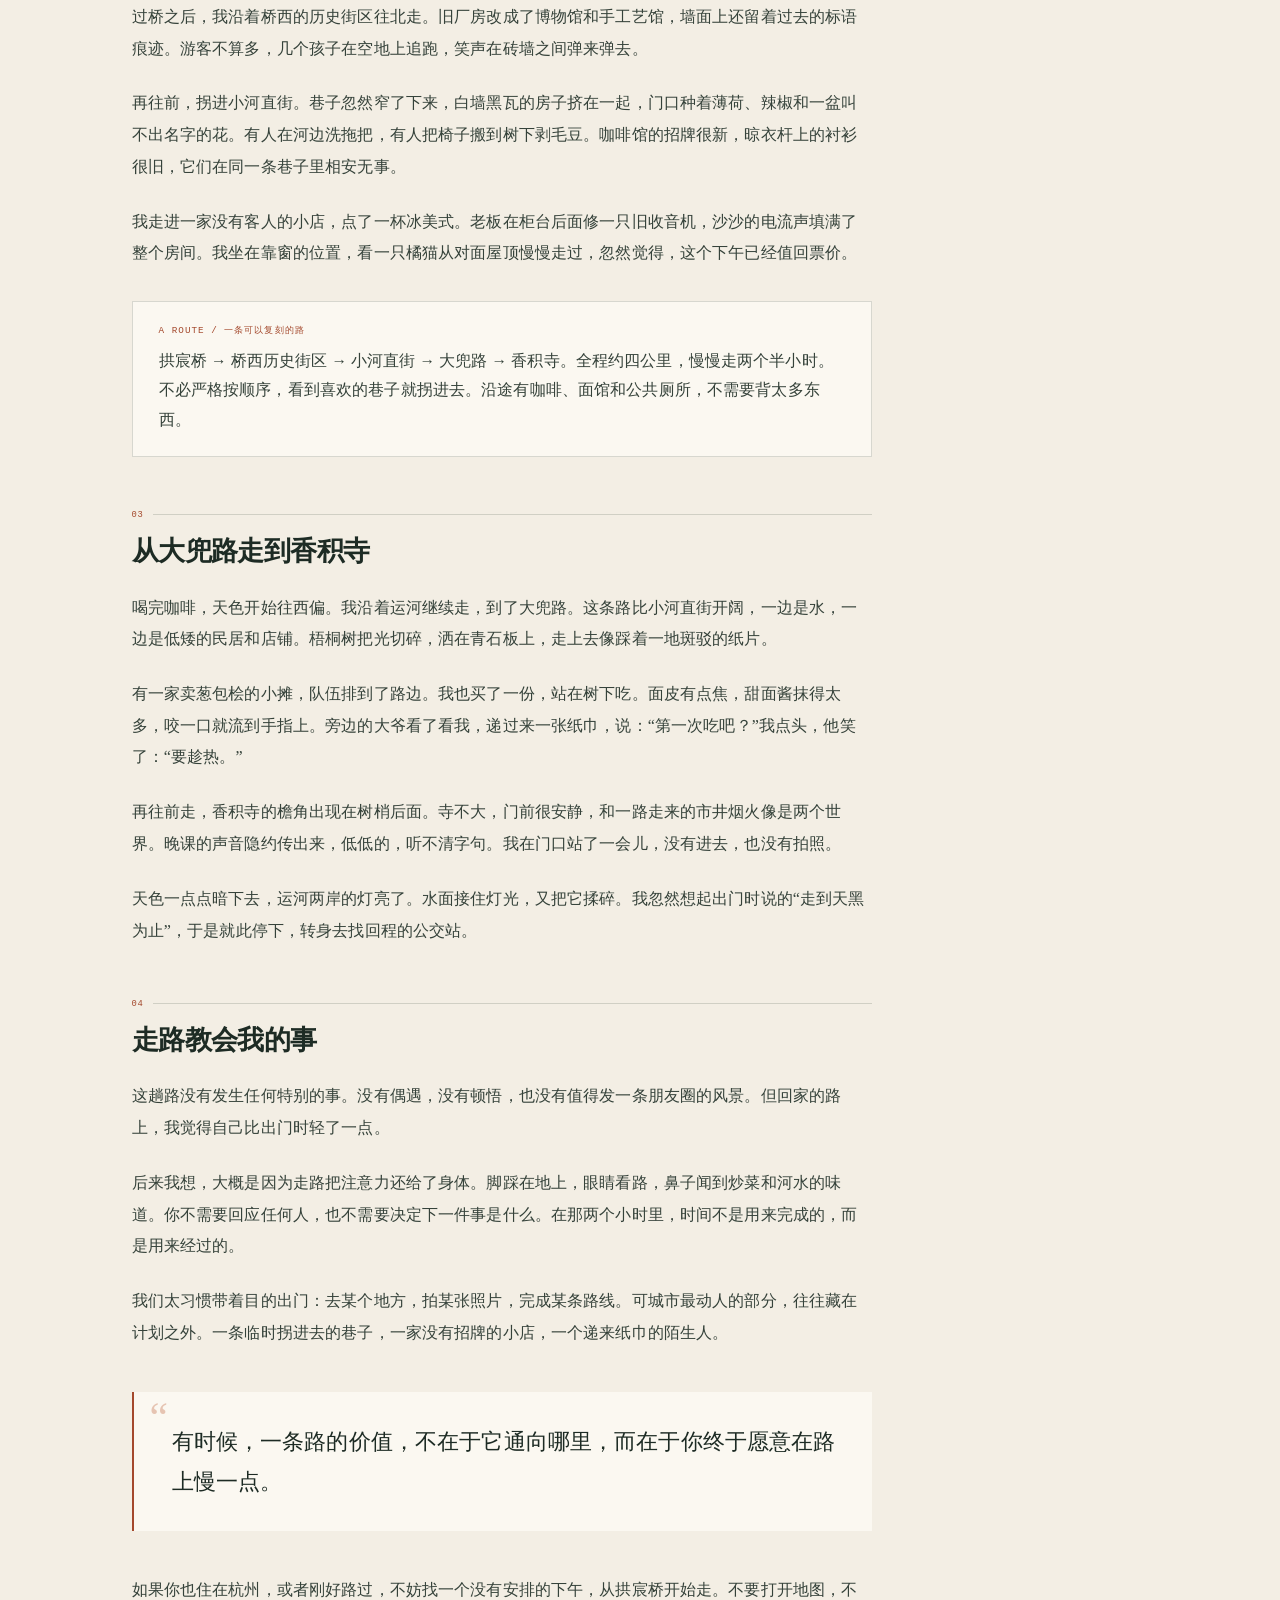
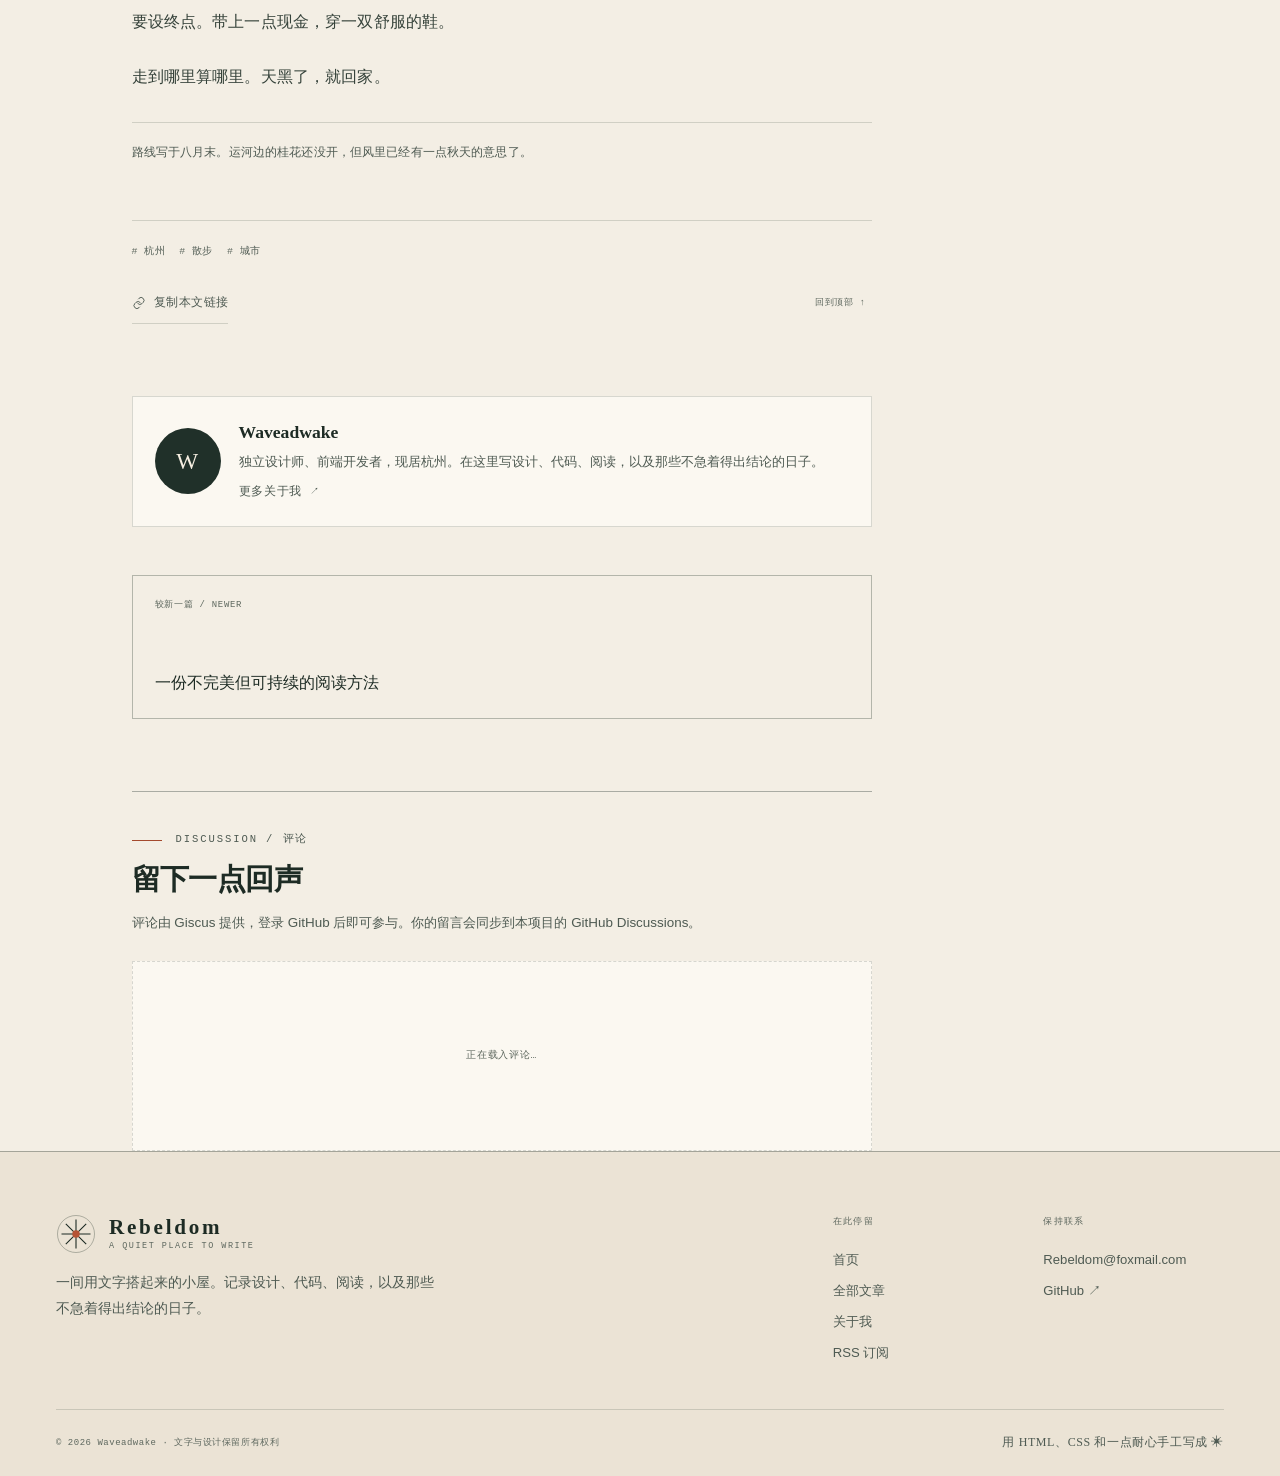
<file: post/city-walk.html>
<!doctype html>
<html lang="zh-CN">
<head>
  <meta charset="utf-8">
  <meta name="viewport" content="width=device-width, initial-scale=1">
  <title>在杭州，走一条没有目的的路 · Rebeldom</title>
  <meta name="description" content="从拱宸桥出发，沿着运河一直走。不看地图，不设终点，只把下午交给街道。一条没有目的地的杭州散步路线。">
  <meta name="author" content="Waveadwake">
  <link rel="canonical" href="https://waveadwake.github.io/Rebeldom_Web/post/city-walk.html">
  <meta property="og:type" content="article">
  <meta property="og:locale" content="zh_CN">
  <meta property="og:site_name" content="Rebeldom">
  <meta property="og:title" content="在杭州，走一条没有目的的路">
  <meta property="og:description" content="从拱宸桥出发，沿着运河一直走。不看地图，不设终点，只把下午交给街道。">
  <meta property="og:url" content="https://waveadwake.github.io/Rebeldom_Web/post/city-walk.html">
  <meta property="og:image" content="https://waveadwake.github.io/Rebeldom_Web/assets/images/cover-city.png">
  <meta property="og:image:width" content="1200">
  <meta property="og:image:height" content="800">
  <meta property="article:published_time" content="2026-08-30T16:00:00+08:00">
  <meta property="article:author" content="Waveadwake">
  <meta property="article:section" content="城市">
  <meta property="article:tag" content="杭州">
  <meta property="article:tag" content="散步">
  <meta name="twitter:image" content="https://waveadwake.github.io/Rebeldom_Web/assets/images/cover-city.png">
  <meta name="twitter:card" content="summary_large_image">
  <meta name="theme-color" content="#f3eee4">
  <link rel="icon" href="../assets/images/favicon.svg" type="image/svg+xml">
  <link rel="apple-touch-icon" href="../assets/images/apple-touch-icon.png">
  <link rel="manifest" href="../site.webmanifest">
  <link rel="alternate" type="application/rss+xml" title="Rebeldom · RSS" href="../feed.xml">
  <link rel="stylesheet" href="../assets/css/style.css">
  <script>
    (function () {
      try {
        var saved = localStorage.getItem("theme");
        var preferred = window.matchMedia("(prefers-color-scheme: dark)").matches ? "dark" : "light";
        document.documentElement.dataset.theme = saved || preferred;
      } catch (error) {
        document.documentElement.dataset.theme = "light";
      }
      document.documentElement.classList.add("js");
    })();
  </script>
</head>
<body>
  <a class="skip-link" href="#main">跳到正文</a>
  <div class="reading-progress" data-reading-progress aria-hidden="true"></div>

  <header class="site-header" data-header>
    <div class="container header-inner">
      <a class="brand" href="../index.html" aria-label="Rebeldom，返回首页">
        <span class="brand-mark" aria-hidden="true">
          <svg viewBox="0 0 40 40" fill="none">
            <circle cx="20" cy="20" r="18.5" stroke="currentColor" stroke-opacity=".3"/>
            <path d="M20 5.5v29M5.5 20h29M9.8 9.8l20.4 20.4M30.2 9.8 9.8 30.2" stroke="currentColor" stroke-width="1.1"/>
            <circle cx="20" cy="20" r="3.7" fill="#b65335"/>
          </svg>
        </span>
        <span class="brand-type">
          <span class="brand-name">Rebeldom</span>
          <span class="brand-sub">A QUIET PLACE TO WRITE</span>
        </span>
      </a>

      <nav class="site-nav" id="site-nav" aria-label="主导航">
        <a href="../index.html"><span class="nav-index">01</span>首页</a>
        <a href="../posts.html" aria-current="page"><span class="nav-index">02</span>文章</a>
        <a href="../about.html"><span class="nav-index">03</span>关于</a>
        <a href="../feed.xml">RSS ↗</a>
      </nav>

      <div class="header-tools">
        <button class="theme-toggle" type="button" data-theme-toggle aria-label="切换到深色模式" title="切换到深色模式">
          <svg class="icon-sun" viewBox="0 0 24 24" fill="none" stroke="currentColor" stroke-width="1.6" stroke-linecap="round" aria-hidden="true">
            <circle cx="12" cy="12" r="4"/>
            <path d="M12 2v2M12 20v2M4.9 4.9l1.4 1.4M17.7 17.7l1.4 1.4M2 12h2M20 12h2M4.9 19.1l1.4-1.4M17.7 6.3l1.4-1.4"/>
          </svg>
          <svg class="icon-moon" viewBox="0 0 24 24" fill="none" stroke="currentColor" stroke-width="1.6" stroke-linejoin="round" aria-hidden="true">
            <path d="M20.5 14.1A8.5 8.5 0 0 1 9.9 3.5 8.5 8.5 0 1 0 20.5 14.1Z"/>
          </svg>
        </button>
        <button class="nav-toggle" type="button" data-nav-toggle aria-expanded="false" aria-controls="site-nav">
          <span class="nav-toggle-text">菜单</span>
          <span class="nav-toggle-lines" aria-hidden="true"><span></span><span></span></span>
        </button>
      </div>
    </div>
  </header>

  <main id="main">
    <article>
      <header class="article-header container">
        <nav class="breadcrumb" aria-label="面包屑">
          <a href="../index.html">首页</a>
          <span class="sep">/</span>
          <a href="../posts.html">文章</a>
          <span class="sep">/</span>
          <span aria-current="page">城市</span>
        </nav>
        <h1 class="article-title">在杭州，走一条<span class="nowrap">没有目的的路</span></h1>
        <p class="article-dek">从拱宸桥出发，沿着运河一直走。不看地图，不设终点，只把下午交给街道。</p>
        <div class="article-meta">
          <span>文 / <strong>Waveadwake</strong></span>
          <span class="meta-dot" aria-hidden="true"></span>
          <time datetime="2026-08-30">2026 年 8 月 30 日</time>
          <span class="meta-dot" aria-hidden="true"></span>
          <span>5 分钟阅读</span>
          <span class="meta-dot" aria-hidden="true"></span>
          <span class="category">城市</span>
        </div>
      </header>

      <figure class="article-cover">
        <img src="../assets/images/cover-city.svg" width="1200" height="800" alt="浅灰绿色的抽象城市地图，细密街道之间有一条陶土色虚线步行路线和两枚地点标记。">
        <figcaption>
          <span>插图 / Rebeldom · 城市行走</span>
          <span>FIG. 04 / HANGZHOU, ON FOOT</span>
        </figcaption>
      </figure>

      <div class="article-layout container">
        <div class="article-content">
          <div class="article-body" data-article-body>
            <p>那天下午没有安排。原本打算去美术馆，走到地铁口又改了主意：天气太好了，好得让人不忍心钻进地下。</p>
            <p>于是我调转方向，坐公交去拱宸桥。没有查路线，也没有想好要在哪里结束。只记得出门前对自己说了一句：走到天黑为止。</p>

            <h2 id="start-at-bridge">从拱宸桥开始</h2>
            <p>拱宸桥横在京杭大运河上，是一座看上去并不张扬的石拱桥。桥面被岁月磨得发亮，中间有几道浅浅的凹痕，是无数脚步留下来的。站在桥中央往南看，运河像一条缓慢的带子，把城市分成两岸。</p>
            <p>桥上有推着婴儿车的年轻父母，也有坐在石栏边晒太阳的老人。一个穿校服的男孩趴在栏杆上，把面包屑一点点丢给水里的鱼。船从桥下经过，发动机的声音由远及近，又慢慢消失在另一头。</p>
            <p>我没有急着过桥，而是靠在栏杆边站了一会儿。风从水面吹上来，带着一点潮湿的腥气。那味道并不好闻，却让人确定：这里是真实的、正在流动的生活。</p>

            <h2 id="side-streets">拐进小河直街</h2>
            <p>过桥之后，我沿着桥西的历史街区往北走。旧厂房改成了博物馆和手工艺馆，墙面上还留着过去的标语痕迹。游客不算多，几个孩子在空地上追跑，笑声在砖墙之间弹来弹去。</p>
            <p>再往前，拐进小河直街。巷子忽然窄了下来，白墙黑瓦的房子挤在一起，门口种着薄荷、辣椒和一盆叫不出名字的花。有人在河边洗拖把，有人把椅子搬到树下剥毛豆。咖啡馆的招牌很新，晾衣杆上的衬衫很旧，它们在同一条巷子里相安无事。</p>
            <p>我走进一家没有客人的小店，点了一杯冰美式。老板在柜台后面修一只旧收音机，沙沙的电流声填满了整个房间。我坐在靠窗的位置，看一只橘猫从对面屋顶慢慢走过，忽然觉得，这个下午已经值回票价。</p>

            <div class="callout">
              <span class="callout-label">A ROUTE / 一条可以复刻的路</span>
              <p>拱宸桥 → 桥西历史街区 → 小河直街 → 大兜路 → 香积寺。全程约四公里，慢慢走两个半小时。不必严格按顺序，看到喜欢的巷子就拐进去。沿途有咖啡、面馆和公共厕所，不需要背太多东西。</p>
            </div>

            <h2 id="canal-and-temple">从大兜路走到香积寺</h2>
            <p>喝完咖啡，天色开始往西偏。我沿着运河继续走，到了大兜路。这条路比小河直街开阔，一边是水，一边是低矮的民居和店铺。梧桐树把光切碎，洒在青石板上，走上去像踩着一地斑驳的纸片。</p>
            <p>有一家卖葱包桧的小摊，队伍排到了路边。我也买了一份，站在树下吃。面皮有点焦，甜面酱抹得太多，咬一口就流到手指上。旁边的大爷看了看我，递过来一张纸巾，说：“第一次吃吧？”我点头，他笑了：“要趁热。”</p>
            <p>再往前走，香积寺的檐角出现在树梢后面。寺不大，门前很安静，和一路走来的市井烟火像是两个世界。晚课的声音隐约传出来，低低的，听不清字句。我在门口站了一会儿，没有进去，也没有拍照。</p>
            <p>天色一点点暗下去，运河两岸的灯亮了。水面接住灯光，又把它揉碎。我忽然想起出门时说的“走到天黑为止”，于是就此停下，转身去找回程的公交站。</p>

            <h2 id="what-walking-teaches">走路教会我的事</h2>
            <p>这趟路没有发生任何特别的事。没有偶遇，没有顿悟，也没有值得发一条朋友圈的风景。但回家的路上，我觉得自己比出门时轻了一点。</p>
            <p>后来我想，大概是因为走路把注意力还给了身体。脚踩在地上，眼睛看路，鼻子闻到炒菜和河水的味道。你不需要回应任何人，也不需要决定下一件事是什么。在那两个小时里，时间不是用来完成的，而是用来经过的。</p>
            <p>我们太习惯带着目的出门：去某个地方，拍某张照片，完成某条路线。可城市最动人的部分，往往藏在计划之外。一条临时拐进去的巷子，一家没有招牌的小店，一个递来纸巾的陌生人。</p>

            <blockquote>
              <p>有时候，一条路的价值，不在于它通向哪里，而在于你终于愿意在路上慢一点。</p>
            </blockquote>

            <p>如果你也住在杭州，或者刚好路过，不妨找一个没有安排的下午，从拱宸桥开始走。不要打开地图，不要设终点。带上一点现金，穿一双舒服的鞋。</p>
            <p>走到哪里算哪里。天黑了，就回家。</p>

            <p class="footnote">路线写于八月末。运河边的桂花还没开，但风里已经有一点秋天的意思了。</p>

            <footer class="article-footer">
              <div class="article-tags" aria-label="文章标签">
                <span class="tag">杭州</span>
                <span class="tag">散步</span>
                <span class="tag">城市</span>
              </div>
              <div class="article-actions">
                <button class="share-button" type="button" data-copy-link>
                  <svg viewBox="0 0 24 24" fill="none" stroke="currentColor" stroke-width="1.6" stroke-linecap="round" aria-hidden="true">
                    <path d="M10 13a5 5 0 0 0 7.1.1l2-2a5 5 0 0 0-7.1-7.1l-1.1 1.1"/>
                    <path d="M14 11a5 5 0 0 0-7.1-.1l-2 2A5 5 0 0 0 12 20l1.1-1.1"/>
                  </svg>
                  <span>复制本文链接</span>
                </button>
                <button class="to-top" type="button" data-to-top>回到顶部 ↑</button>
              </div>
            </footer>
          </div>

          <aside class="author-card" aria-label="作者简介">
            <div class="author-avatar" aria-hidden="true">W</div>
            <div>
              <h2>Waveadwake</h2>
              <p>独立设计师、前端开发者，现居杭州。在这里写设计、代码、阅读，以及那些不急着得出结论的日子。</p>
              <a class="quiet-link" href="../about.html">更多关于我</a>
            </div>
          </aside>

          <nav class="post-nav" aria-label="文章导航">
            <a href="reading-method.html">
              <span class="post-nav-label">较新一篇 / NEWER</span>
              <span class="post-nav-title">一份不完美但可持续的阅读方法</span>
            </a>
          </nav>

          <section class="comments-section" id="comments" aria-labelledby="comments-title" hidden>
            <div class="comments-heading">
              <p class="eyebrow">DISCUSSION / 评论</p>
              <h2 id="comments-title">留下一点回声</h2>
              <p>评论由 Giscus 提供，登录 GitHub 后即可参与。你的留言会同步到本项目的 GitHub Discussions。</p>
            </div>
            <div class="giscus" data-giscus></div>
          </section>
        </div>

        <aside class="toc" data-toc aria-label="本文目录" hidden>
          <p class="toc-title">IN THIS ESSAY</p>
          <ol></ol>
        </aside>
      </div>
    </article>
  </main>

  <footer class="site-footer">
    <div class="container">
      <div class="footer-main">
        <div class="footer-brand">
          <a class="brand" href="../index.html" aria-label="Rebeldom，返回首页">
            <span class="brand-mark" aria-hidden="true">
              <svg viewBox="0 0 40 40" fill="none">
                <circle cx="20" cy="20" r="18.5" stroke="currentColor" stroke-opacity=".3"/>
                <path d="M20 5.5v29M5.5 20h29M9.8 9.8l20.4 20.4M30.2 9.8 9.8 30.2" stroke="currentColor" stroke-width="1.1"/>
                <circle cx="20" cy="20" r="3.7" fill="#b65335"/>
              </svg>
            </span>
            <span class="brand-type">
              <span class="brand-name">Rebeldom</span>
              <span class="brand-sub">A QUIET PLACE TO WRITE</span>
            </span>
          </a>
          <p>一间用文字搭起来的小屋。记录设计、代码、阅读，以及那些不急着得出结论的日子。</p>
        </div>

        <div class="footer-columns">
          <div class="footer-col">
            <h3>在此停留</h3>
            <a href="../index.html">首页</a>
            <a href="../posts.html">全部文章</a>
            <a href="../about.html">关于我</a>
            <a href="../feed.xml">RSS 订阅</a>
          </div>
          <div class="footer-col">
            <h3>保持联系</h3>
            <a href="mailto:Rebeldom@foxmail.com">Rebeldom@foxmail.com</a>
            <a href="https://github.com/Waveadwake" target="_blank" rel="noopener noreferrer">GitHub ↗</a>
          </div>
        </div>
      </div>

      <div class="footer-bottom">
        <p>© <span data-current-year>2026</span> Waveadwake · 文字与设计保留所有权利</p>
        <p class="footer-sign">用 HTML、CSS 和一点耐心手工写成 ✳</p>
      </div>
    </div>
  </footer>

  <script src="../assets/js/site.js" defer></script>
</body>
</html>
</file>
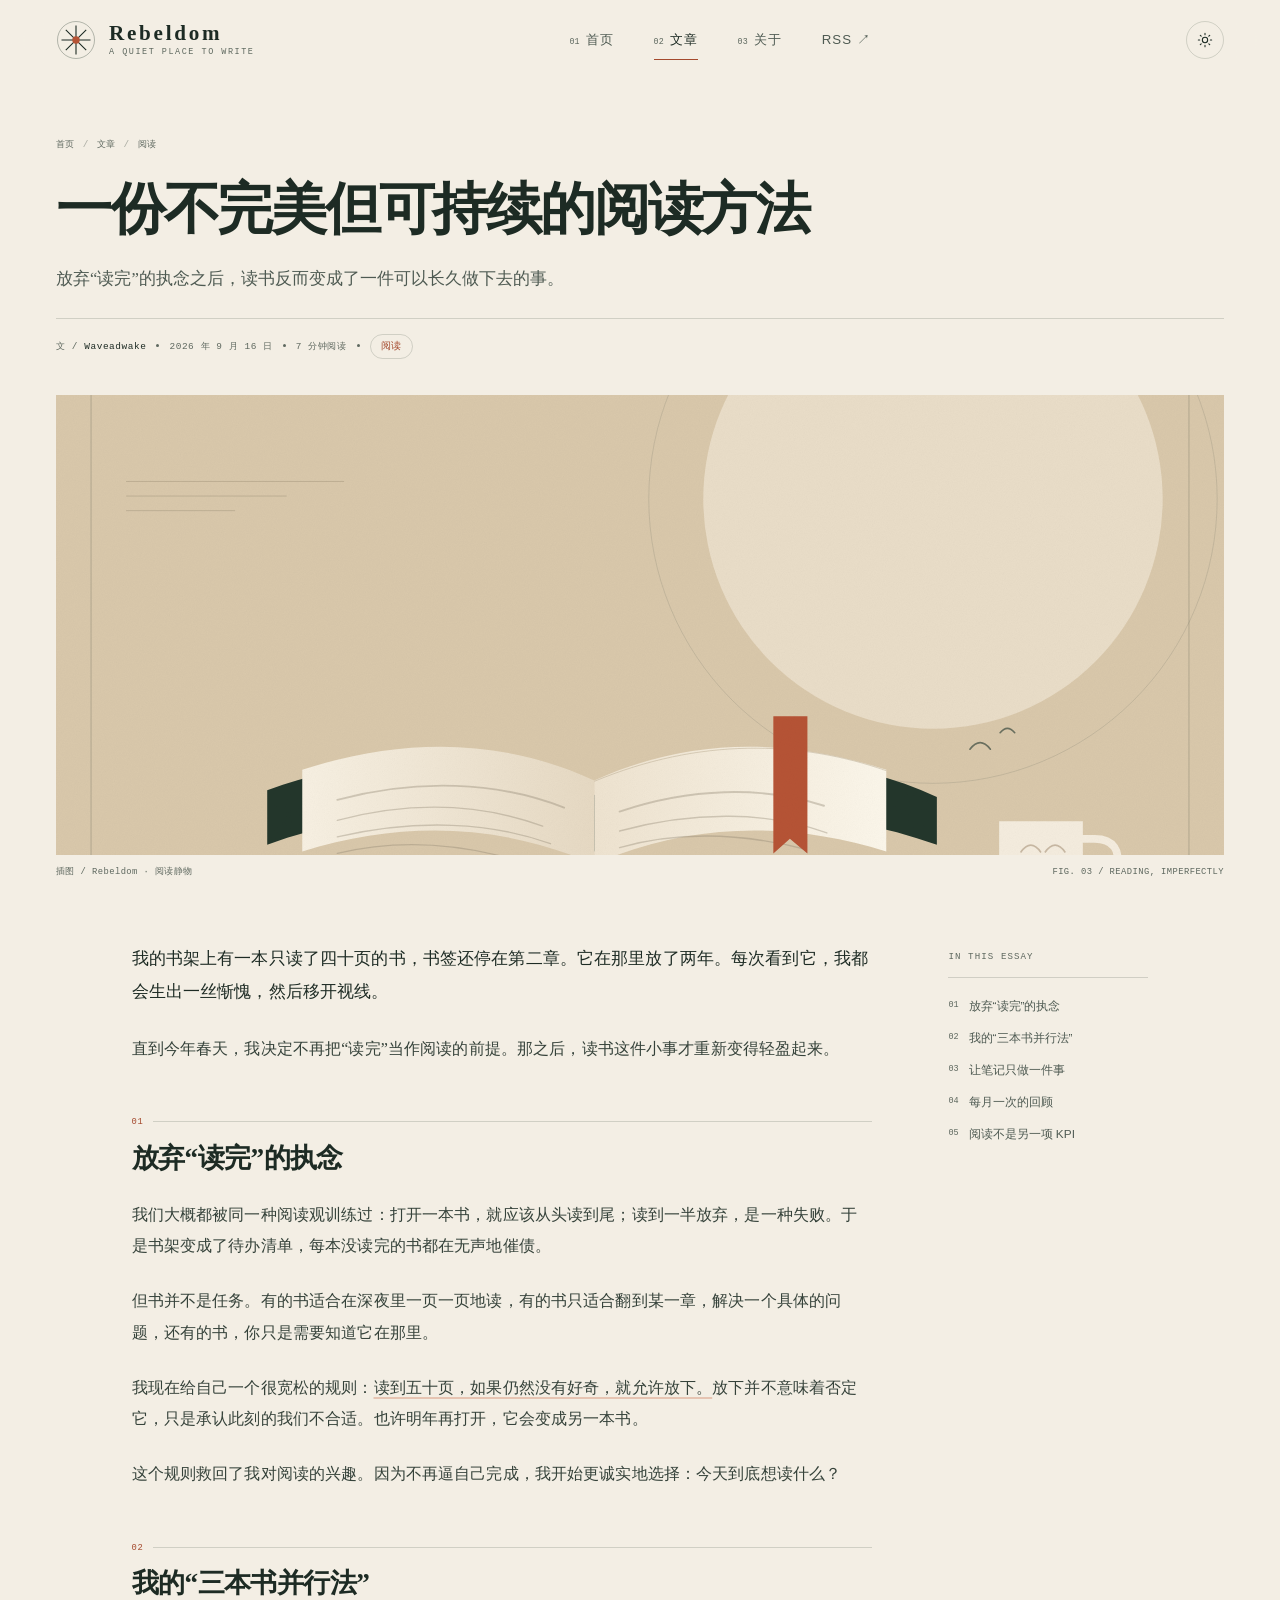
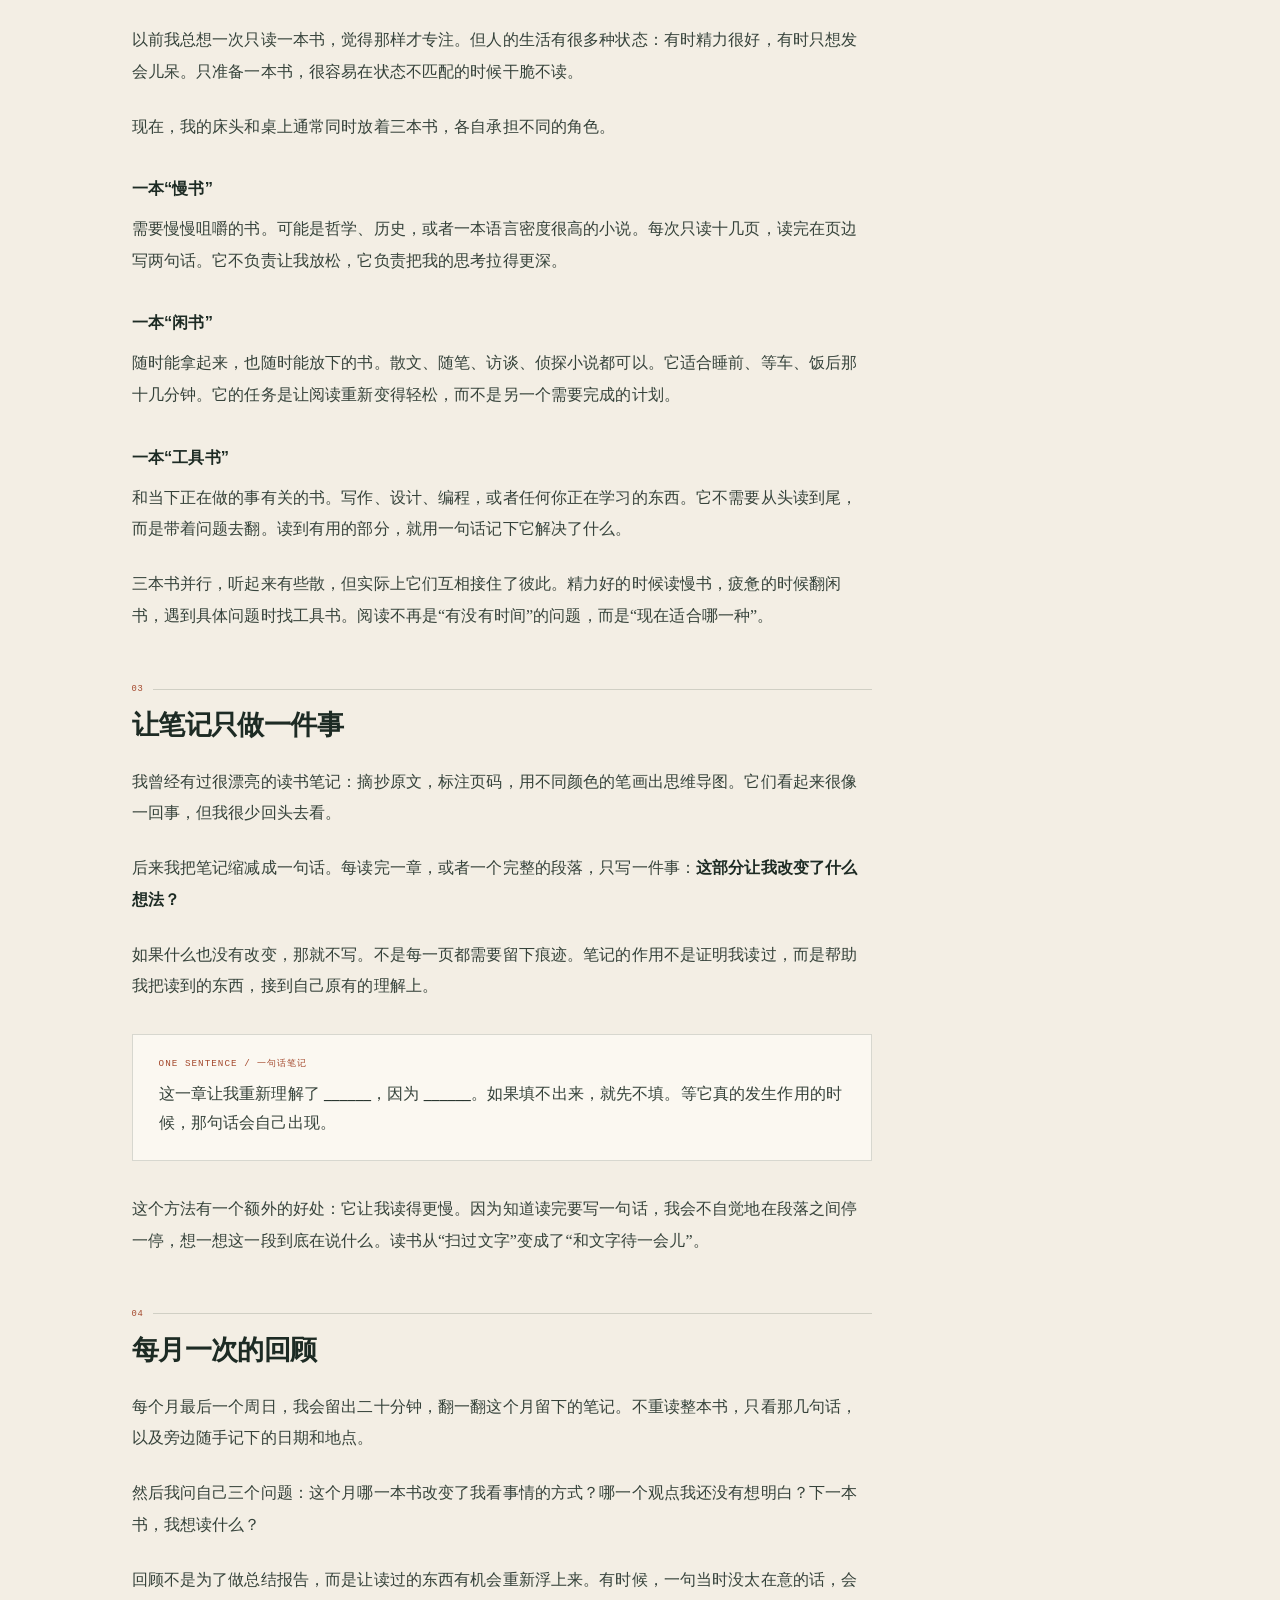
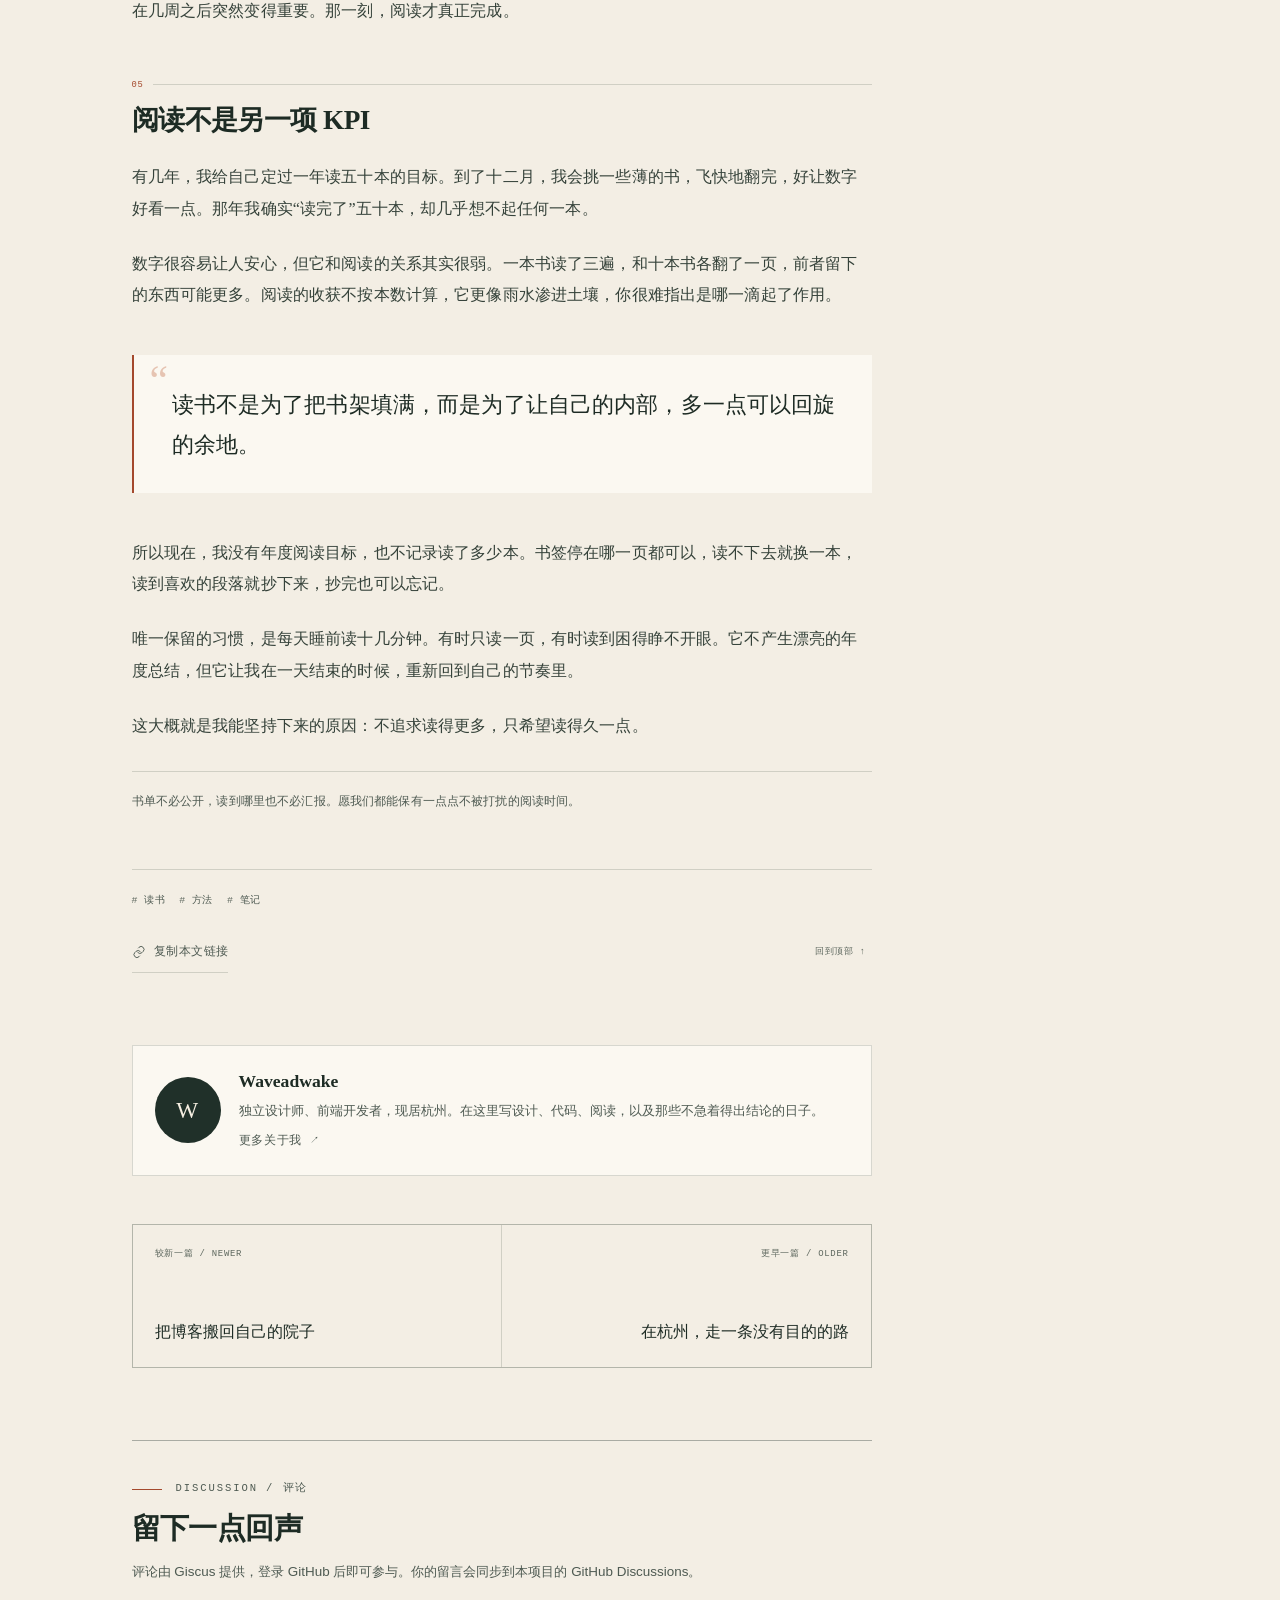
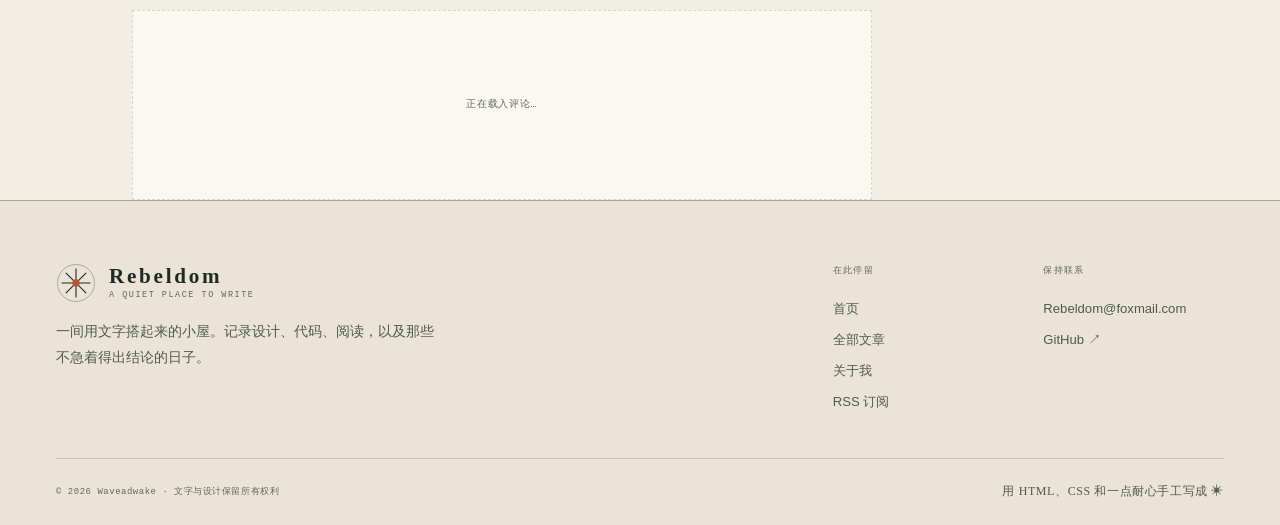
<file: post/reading-method.html>
<!doctype html>
<html lang="zh-CN">
<head>
  <meta charset="utf-8">
  <meta name="viewport" content="width=device-width, initial-scale=1">
  <title>一份不完美但可持续的阅读方法 · Rebeldom</title>
  <meta name="description" content="放弃“读完”的执念之后，读书反而变成了一件可以长久做下去的事。三本书并行、一句话笔记和每月回顾，一种不追求完美的方法。">
  <meta name="author" content="Waveadwake">
  <link rel="canonical" href="https://waveadwake.github.io/Rebeldom_Web/post/reading-method.html">
  <meta property="og:type" content="article">
  <meta property="og:locale" content="zh_CN">
  <meta property="og:site_name" content="Rebeldom">
  <meta property="og:title" content="一份不完美但可持续的阅读方法">
  <meta property="og:description" content="放弃“读完”的执念之后，读书反而变成了一件可以长久做下去的事。">
  <meta property="og:url" content="https://waveadwake.github.io/Rebeldom_Web/post/reading-method.html">
  <meta property="og:image" content="https://waveadwake.github.io/Rebeldom_Web/assets/images/cover-reading.png">
  <meta property="og:image:width" content="1200">
  <meta property="og:image:height" content="800">
  <meta property="article:published_time" content="2026-09-16T09:00:00+08:00">
  <meta property="article:author" content="Waveadwake">
  <meta property="article:section" content="阅读">
  <meta property="article:tag" content="读书">
  <meta property="article:tag" content="方法">
  <meta name="twitter:image" content="https://waveadwake.github.io/Rebeldom_Web/assets/images/cover-reading.png">
  <meta name="twitter:card" content="summary_large_image">
  <meta name="theme-color" content="#f3eee4">
  <link rel="icon" href="../assets/images/favicon.svg" type="image/svg+xml">
  <link rel="apple-touch-icon" href="../assets/images/apple-touch-icon.png">
  <link rel="manifest" href="../site.webmanifest">
  <link rel="alternate" type="application/rss+xml" title="Rebeldom · RSS" href="../feed.xml">
  <link rel="stylesheet" href="../assets/css/style.css">
  <script>
    (function () {
      try {
        var saved = localStorage.getItem("theme");
        var preferred = window.matchMedia("(prefers-color-scheme: dark)").matches ? "dark" : "light";
        document.documentElement.dataset.theme = saved || preferred;
      } catch (error) {
        document.documentElement.dataset.theme = "light";
      }
      document.documentElement.classList.add("js");
    })();
  </script>
</head>
<body>
  <a class="skip-link" href="#main">跳到正文</a>
  <div class="reading-progress" data-reading-progress aria-hidden="true"></div>

  <header class="site-header" data-header>
    <div class="container header-inner">
      <a class="brand" href="../index.html" aria-label="Rebeldom，返回首页">
        <span class="brand-mark" aria-hidden="true">
          <svg viewBox="0 0 40 40" fill="none">
            <circle cx="20" cy="20" r="18.5" stroke="currentColor" stroke-opacity=".3"/>
            <path d="M20 5.5v29M5.5 20h29M9.8 9.8l20.4 20.4M30.2 9.8 9.8 30.2" stroke="currentColor" stroke-width="1.1"/>
            <circle cx="20" cy="20" r="3.7" fill="#b65335"/>
          </svg>
        </span>
        <span class="brand-type">
          <span class="brand-name">Rebeldom</span>
          <span class="brand-sub">A QUIET PLACE TO WRITE</span>
        </span>
      </a>

      <nav class="site-nav" id="site-nav" aria-label="主导航">
        <a href="../index.html"><span class="nav-index">01</span>首页</a>
        <a href="../posts.html" aria-current="page"><span class="nav-index">02</span>文章</a>
        <a href="../about.html"><span class="nav-index">03</span>关于</a>
        <a href="../feed.xml">RSS ↗</a>
      </nav>

      <div class="header-tools">
        <button class="theme-toggle" type="button" data-theme-toggle aria-label="切换到深色模式" title="切换到深色模式">
          <svg class="icon-sun" viewBox="0 0 24 24" fill="none" stroke="currentColor" stroke-width="1.6" stroke-linecap="round" aria-hidden="true">
            <circle cx="12" cy="12" r="4"/>
            <path d="M12 2v2M12 20v2M4.9 4.9l1.4 1.4M17.7 17.7l1.4 1.4M2 12h2M20 12h2M4.9 19.1l1.4-1.4M17.7 6.3l1.4-1.4"/>
          </svg>
          <svg class="icon-moon" viewBox="0 0 24 24" fill="none" stroke="currentColor" stroke-width="1.6" stroke-linejoin="round" aria-hidden="true">
            <path d="M20.5 14.1A8.5 8.5 0 0 1 9.9 3.5 8.5 8.5 0 1 0 20.5 14.1Z"/>
          </svg>
        </button>
        <button class="nav-toggle" type="button" data-nav-toggle aria-expanded="false" aria-controls="site-nav">
          <span class="nav-toggle-text">菜单</span>
          <span class="nav-toggle-lines" aria-hidden="true"><span></span><span></span></span>
        </button>
      </div>
    </div>
  </header>

  <main id="main">
    <article>
      <header class="article-header container">
        <nav class="breadcrumb" aria-label="面包屑">
          <a href="../index.html">首页</a>
          <span class="sep">/</span>
          <a href="../posts.html">文章</a>
          <span class="sep">/</span>
          <span aria-current="page">阅读</span>
        </nav>
        <h1 class="article-title">一份不完美但<span class="nowrap">可持续的阅读方法</span></h1>
        <p class="article-dek">放弃“读完”的执念之后，读书反而变成了一件可以长久做下去的事。</p>
        <div class="article-meta">
          <span>文 / <strong>Waveadwake</strong></span>
          <span class="meta-dot" aria-hidden="true"></span>
          <time datetime="2026-09-16">2026 年 9 月 16 日</time>
          <span class="meta-dot" aria-hidden="true"></span>
          <span>7 分钟阅读</span>
          <span class="meta-dot" aria-hidden="true"></span>
          <span class="category">阅读</span>
        </div>
      </header>

      <figure class="article-cover">
        <img src="../assets/images/cover-reading.svg" width="1200" height="800" alt="暖沙色背景上摊开的一本书，深绿色封面、米色书页，夹着一枚陶土色书签，旁边放着一只杯子。">
        <figcaption>
          <span>插图 / Rebeldom · 阅读静物</span>
          <span>FIG. 03 / READING, IMPERFECTLY</span>
        </figcaption>
      </figure>

      <div class="article-layout container">
        <div class="article-content">
          <div class="article-body" data-article-body>
            <p>我的书架上有一本只读了四十页的书，书签还停在第二章。它在那里放了两年。每次看到它，我都会生出一丝惭愧，然后移开视线。</p>
            <p>直到今年春天，我决定不再把“读完”当作阅读的前提。那之后，读书这件小事才重新变得轻盈起来。</p>

            <h2 id="give-up-finishing">放弃“读完”的执念</h2>
            <p>我们大概都被同一种阅读观训练过：打开一本书，就应该从头读到尾；读到一半放弃，是一种失败。于是书架变成了待办清单，每本没读完的书都在无声地催债。</p>
            <p>但书并不是任务。有的书适合在深夜里一页一页地读，有的书只适合翻到某一章，解决一个具体的问题，还有的书，你只是需要知道它在那里。</p>
            <p>我现在给自己一个很宽松的规则：<em>读到五十页，如果仍然没有好奇，就允许放下。</em>放下并不意味着否定它，只是承认此刻的我们不合适。也许明年再打开，它会变成另一本书。</p>
            <p>这个规则救回了我对阅读的兴趣。因为不再逼自己完成，我开始更诚实地选择：今天到底想读什么？</p>

            <h2 id="three-books">我的“三本书并行法”</h2>
            <p>以前我总想一次只读一本书，觉得那样才专注。但人的生活有很多种状态：有时精力很好，有时只想发会儿呆。只准备一本书，很容易在状态不匹配的时候干脆不读。</p>
            <p>现在，我的床头和桌上通常同时放着三本书，各自承担不同的角色。</p>

            <h3>一本“慢书”</h3>
            <p>需要慢慢咀嚼的书。可能是哲学、历史，或者一本语言密度很高的小说。每次只读十几页，读完在页边写两句话。它不负责让我放松，它负责把我的思考拉得更深。</p>

            <h3>一本“闲书”</h3>
            <p>随时能拿起来，也随时能放下的书。散文、随笔、访谈、侦探小说都可以。它适合睡前、等车、饭后那十几分钟。它的任务是让阅读重新变得轻松，而不是另一个需要完成的计划。</p>

            <h3>一本“工具书”</h3>
            <p>和当下正在做的事有关的书。写作、设计、编程，或者任何你正在学习的东西。它不需要从头读到尾，而是带着问题去翻。读到有用的部分，就用一句话记下它解决了什么。</p>
            <p>三本书并行，听起来有些散，但实际上它们互相接住了彼此。精力好的时候读慢书，疲惫的时候翻闲书，遇到具体问题时找工具书。阅读不再是“有没有时间”的问题，而是“现在适合哪一种”。</p>

            <h2 id="one-sentence">让笔记只做一件事</h2>
            <p>我曾经有过很漂亮的读书笔记：摘抄原文，标注页码，用不同颜色的笔画出思维导图。它们看起来很像一回事，但我很少回头去看。</p>
            <p>后来我把笔记缩减成一句话。每读完一章，或者一个完整的段落，只写一件事：<strong>这部分让我改变了什么想法？</strong></p>
            <p>如果什么也没有改变，那就不写。不是每一页都需要留下痕迹。笔记的作用不是证明我读过，而是帮助我把读到的东西，接到自己原有的理解上。</p>

            <div class="callout">
              <span class="callout-label">ONE SENTENCE / 一句话笔记</span>
              <p>这一章让我重新理解了 <strong>______</strong>，因为 <strong>______</strong>。如果填不出来，就先不填。等它真的发生作用的时候，那句话会自己出现。</p>
            </div>

            <p>这个方法有一个额外的好处：它让我读得更慢。因为知道读完要写一句话，我会不自觉地在段落之间停一停，想一想这一段到底在说什么。读书从“扫过文字”变成了“和文字待一会儿”。</p>

            <h2 id="monthly-review">每月一次的回顾</h2>
            <p>每个月最后一个周日，我会留出二十分钟，翻一翻这个月留下的笔记。不重读整本书，只看那几句话，以及旁边随手记下的日期和地点。</p>
            <p>然后我问自己三个问题：这个月哪一本书改变了我看事情的方式？哪一个观点我还没有想明白？下一本书，我想读什么？</p>
            <p>回顾不是为了做总结报告，而是让读过的东西有机会重新浮上来。有时候，一句当时没太在意的话，会在几周之后突然变得重要。那一刻，阅读才真正完成。</p>

            <h2 id="not-a-kpi">阅读不是另一项 KPI</h2>
            <p>有几年，我给自己定过一年读五十本的目标。到了十二月，我会挑一些薄的书，飞快地翻完，好让数字好看一点。那年我确实“读完了”五十本，却几乎想不起任何一本。</p>
            <p>数字很容易让人安心，但它和阅读的关系其实很弱。一本书读了三遍，和十本书各翻了一页，前者留下的东西可能更多。阅读的收获不按本数计算，它更像雨水渗进土壤，你很难指出是哪一滴起了作用。</p>

            <blockquote>
              <p>读书不是为了把书架填满，而是为了让自己的内部，多一点可以回旋的余地。</p>
            </blockquote>

            <p>所以现在，我没有年度阅读目标，也不记录读了多少本。书签停在哪一页都可以，读不下去就换一本，读到喜欢的段落就抄下来，抄完也可以忘记。</p>
            <p>唯一保留的习惯，是每天睡前读十几分钟。有时只读一页，有时读到困得睁不开眼。它不产生漂亮的年度总结，但它让我在一天结束的时候，重新回到自己的节奏里。</p>
            <p>这大概就是我能坚持下来的原因：不追求读得更多，只希望读得久一点。</p>

            <p class="footnote">书单不必公开，读到哪里也不必汇报。愿我们都能保有一点点不被打扰的阅读时间。</p>

            <footer class="article-footer">
              <div class="article-tags" aria-label="文章标签">
                <span class="tag">读书</span>
                <span class="tag">方法</span>
                <span class="tag">笔记</span>
              </div>
              <div class="article-actions">
                <button class="share-button" type="button" data-copy-link>
                  <svg viewBox="0 0 24 24" fill="none" stroke="currentColor" stroke-width="1.6" stroke-linecap="round" aria-hidden="true">
                    <path d="M10 13a5 5 0 0 0 7.1.1l2-2a5 5 0 0 0-7.1-7.1l-1.1 1.1"/>
                    <path d="M14 11a5 5 0 0 0-7.1-.1l-2 2A5 5 0 0 0 12 20l1.1-1.1"/>
                  </svg>
                  <span>复制本文链接</span>
                </button>
                <button class="to-top" type="button" data-to-top>回到顶部 ↑</button>
              </div>
            </footer>
          </div>

          <aside class="author-card" aria-label="作者简介">
            <div class="author-avatar" aria-hidden="true">W</div>
            <div>
              <h2>Waveadwake</h2>
              <p>独立设计师、前端开发者，现居杭州。在这里写设计、代码、阅读，以及那些不急着得出结论的日子。</p>
              <a class="quiet-link" href="../about.html">更多关于我</a>
            </div>
          </aside>

          <nav class="post-nav" aria-label="文章导航">
            <a href="blog-return.html">
              <span class="post-nav-label">较新一篇 / NEWER</span>
              <span class="post-nav-title">把博客搬回自己的院子</span>
            </a>
            <a class="next" href="city-walk.html">
              <span class="post-nav-label">更早一篇 / OLDER</span>
              <span class="post-nav-title">在杭州，走一条没有目的的路</span>
            </a>
          </nav>

          <section class="comments-section" id="comments" aria-labelledby="comments-title" hidden>
            <div class="comments-heading">
              <p class="eyebrow">DISCUSSION / 评论</p>
              <h2 id="comments-title">留下一点回声</h2>
              <p>评论由 Giscus 提供，登录 GitHub 后即可参与。你的留言会同步到本项目的 GitHub Discussions。</p>
            </div>
            <div class="giscus" data-giscus></div>
          </section>
        </div>

        <aside class="toc" data-toc aria-label="本文目录" hidden>
          <p class="toc-title">IN THIS ESSAY</p>
          <ol></ol>
        </aside>
      </div>
    </article>
  </main>

  <footer class="site-footer">
    <div class="container">
      <div class="footer-main">
        <div class="footer-brand">
          <a class="brand" href="../index.html" aria-label="Rebeldom，返回首页">
            <span class="brand-mark" aria-hidden="true">
              <svg viewBox="0 0 40 40" fill="none">
                <circle cx="20" cy="20" r="18.5" stroke="currentColor" stroke-opacity=".3"/>
                <path d="M20 5.5v29M5.5 20h29M9.8 9.8l20.4 20.4M30.2 9.8 9.8 30.2" stroke="currentColor" stroke-width="1.1"/>
                <circle cx="20" cy="20" r="3.7" fill="#b65335"/>
              </svg>
            </span>
            <span class="brand-type">
              <span class="brand-name">Rebeldom</span>
              <span class="brand-sub">A QUIET PLACE TO WRITE</span>
            </span>
          </a>
          <p>一间用文字搭起来的小屋。记录设计、代码、阅读，以及那些不急着得出结论的日子。</p>
        </div>

        <div class="footer-columns">
          <div class="footer-col">
            <h3>在此停留</h3>
            <a href="../index.html">首页</a>
            <a href="../posts.html">全部文章</a>
            <a href="../about.html">关于我</a>
            <a href="../feed.xml">RSS 订阅</a>
          </div>
          <div class="footer-col">
            <h3>保持联系</h3>
            <a href="mailto:Rebeldom@foxmail.com">Rebeldom@foxmail.com</a>
            <a href="https://github.com/Waveadwake" target="_blank" rel="noopener noreferrer">GitHub ↗</a>
          </div>
        </div>
      </div>

      <div class="footer-bottom">
        <p>© <span data-current-year>2026</span> Waveadwake · 文字与设计保留所有权利</p>
        <p class="footer-sign">用 HTML、CSS 和一点耐心手工写成 ✳</p>
      </div>
    </div>
  </footer>

  <script src="../assets/js/site.js" defer></script>
</body>
</html>
</file>
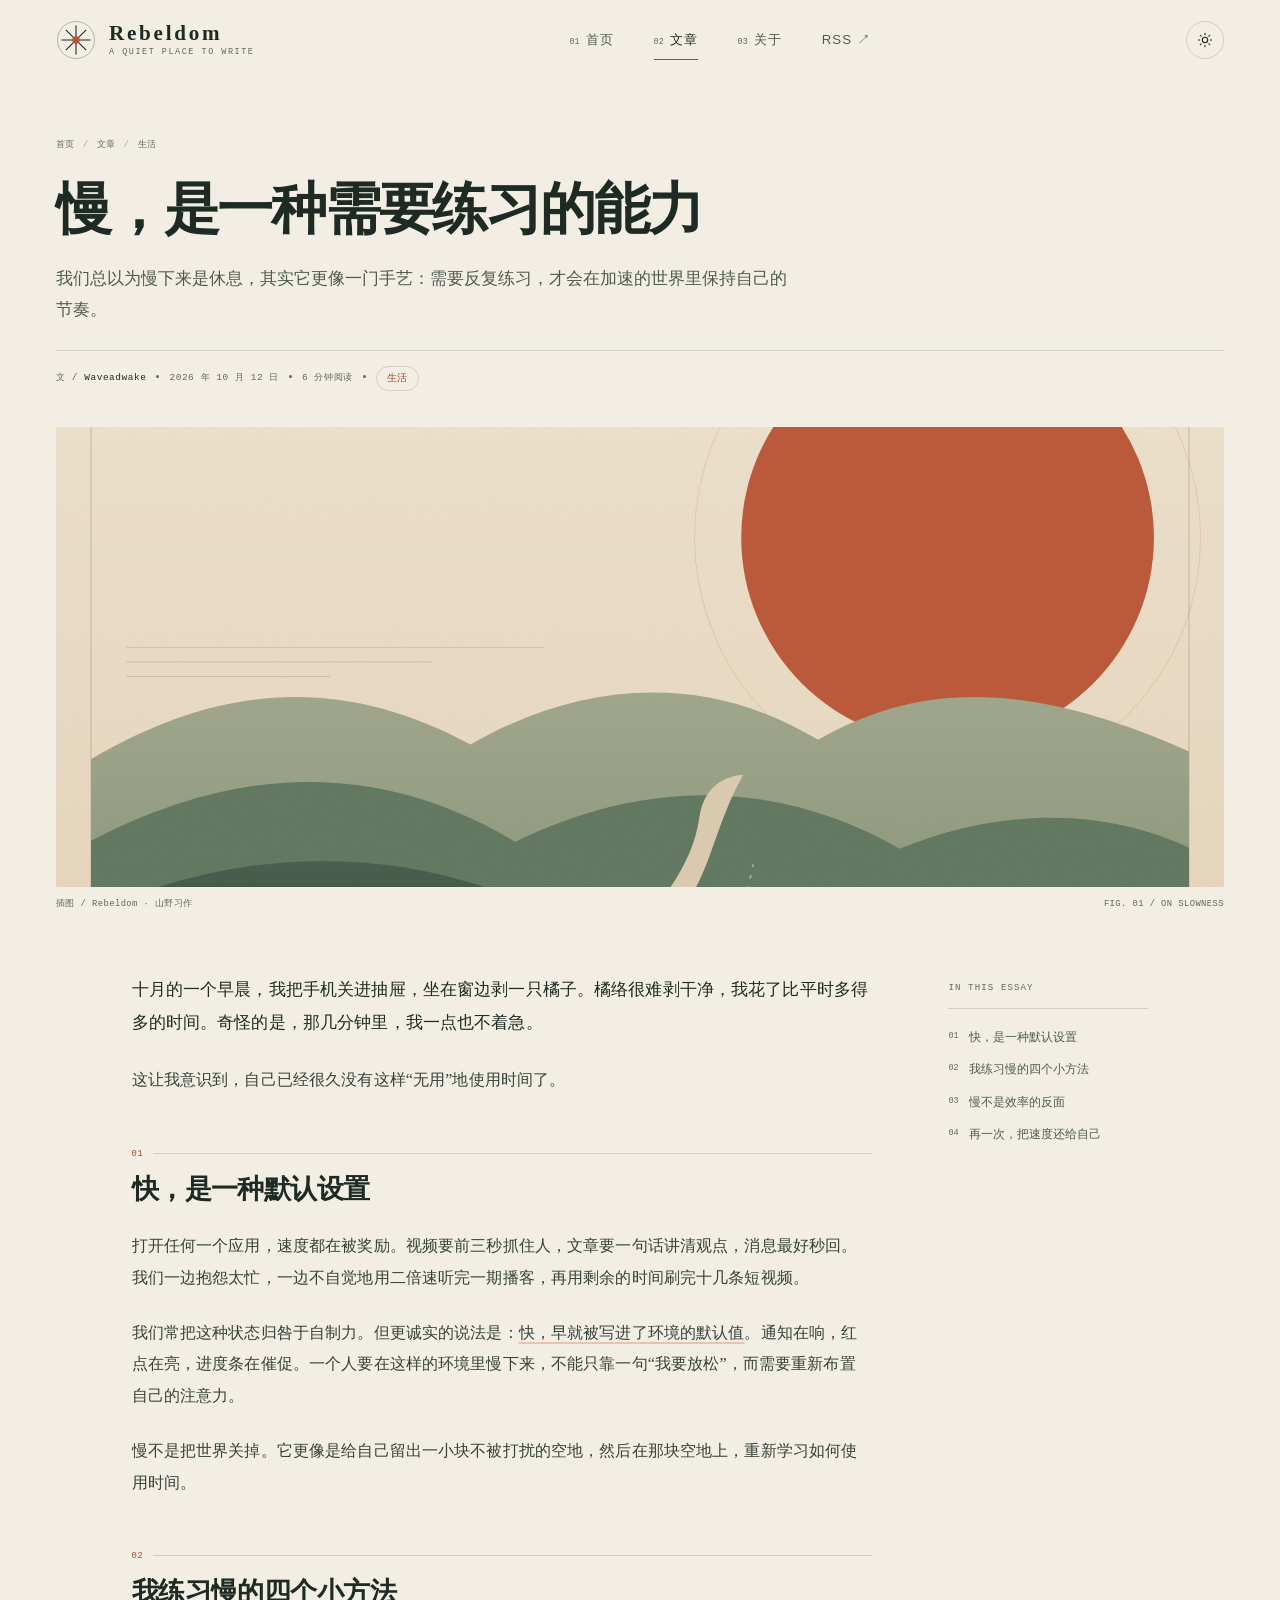
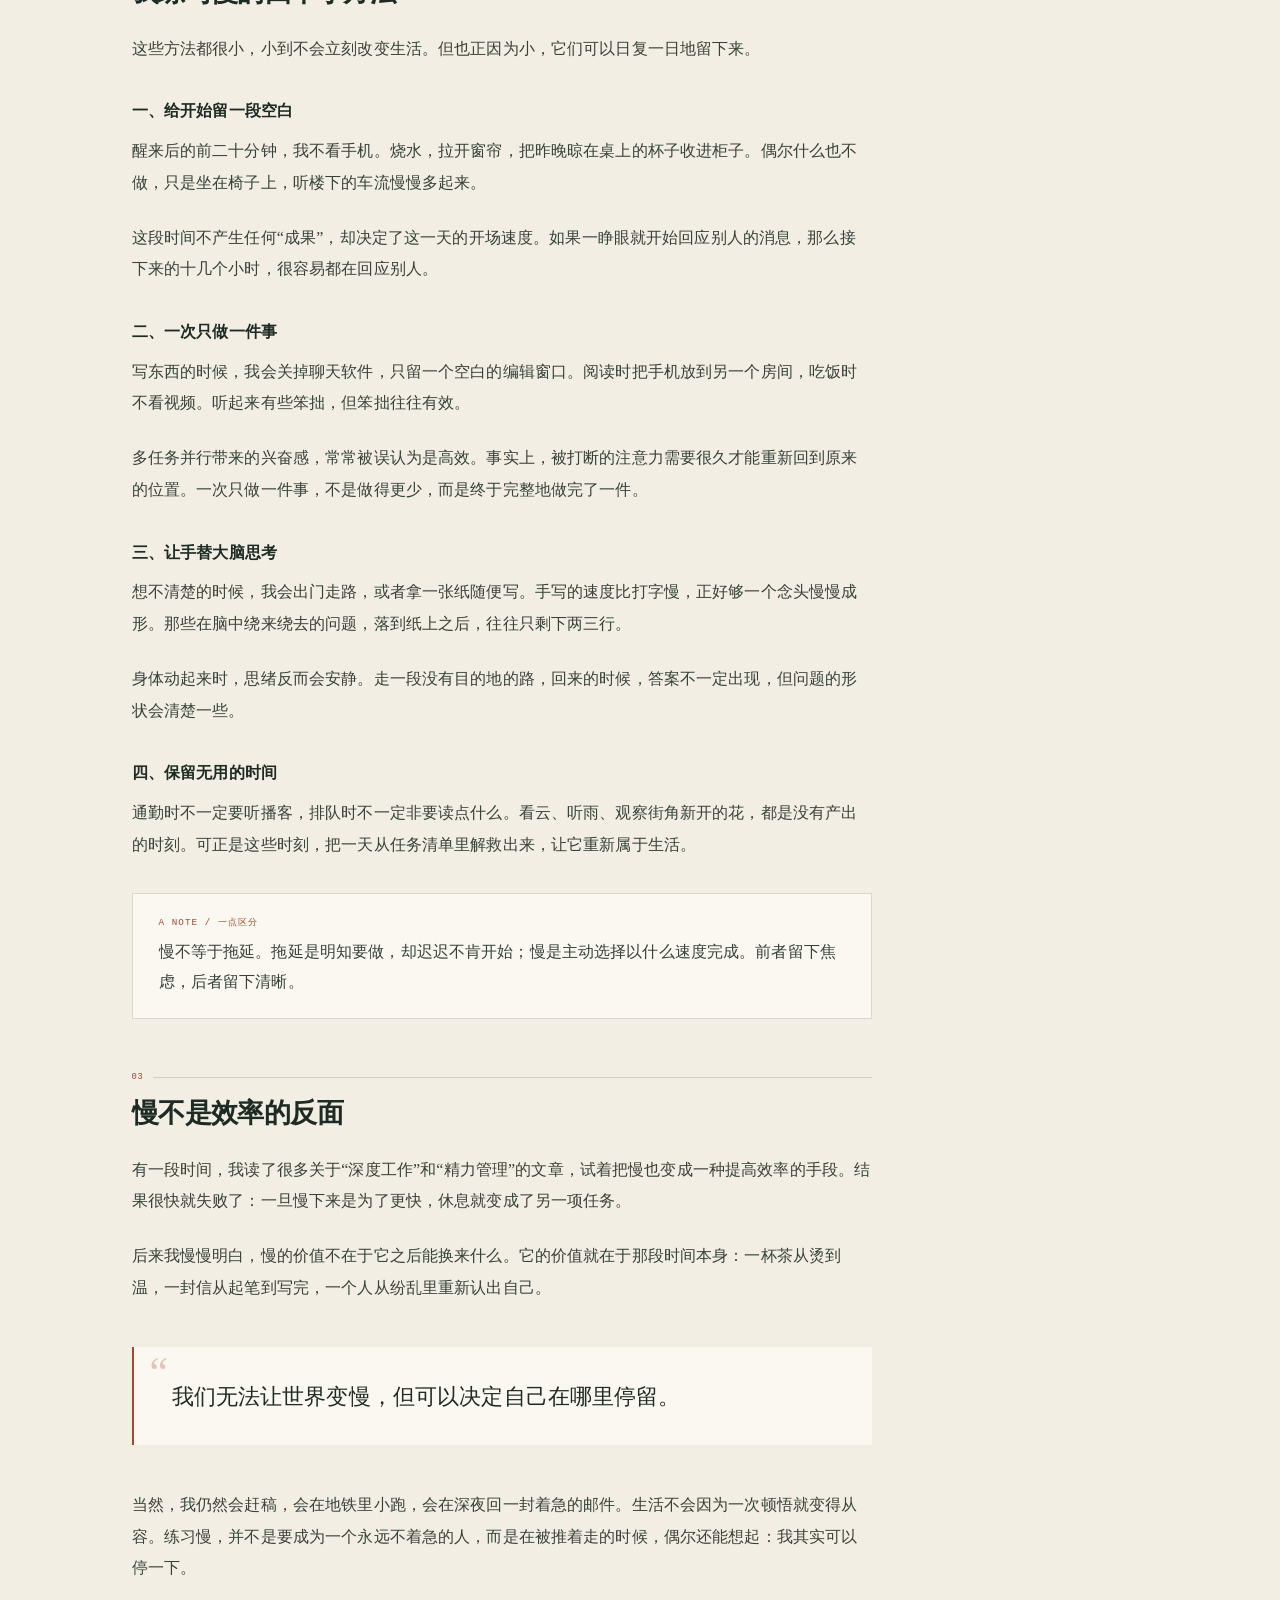
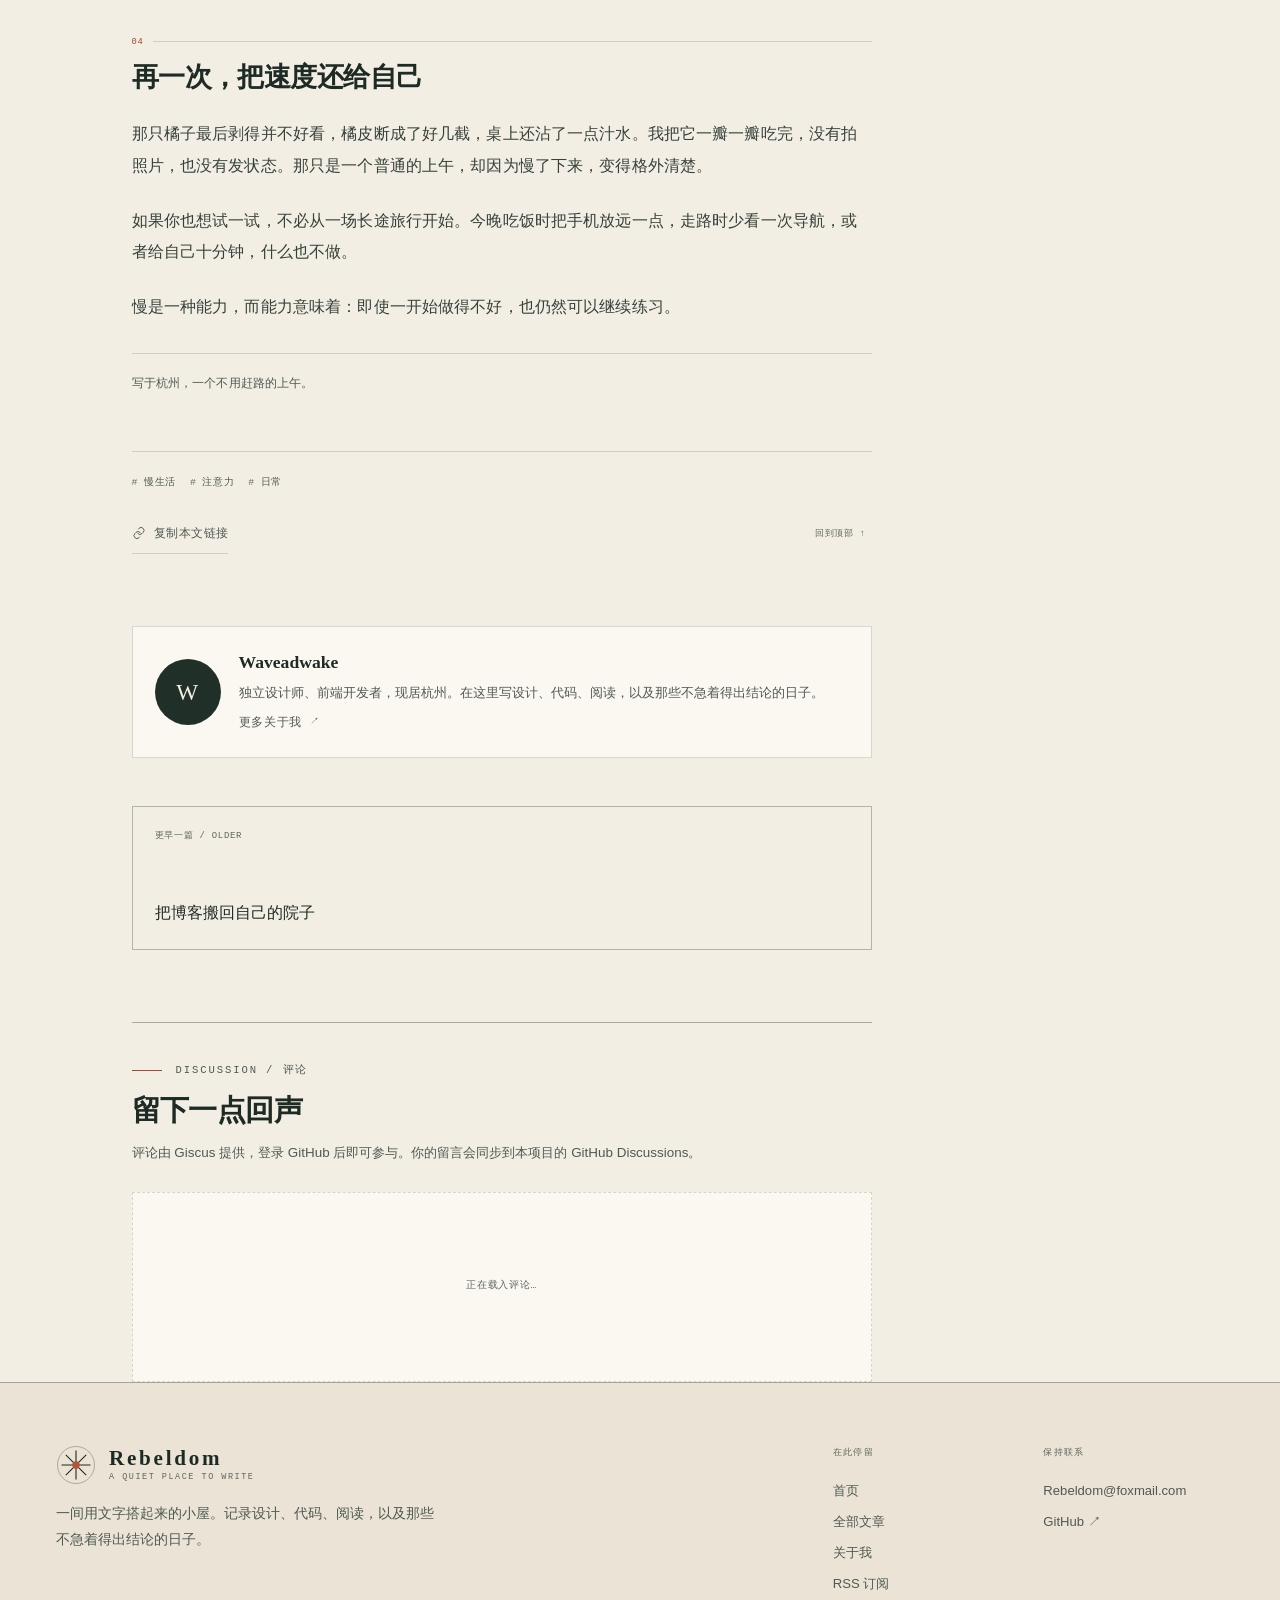
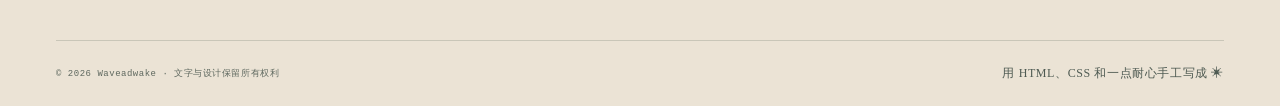
<file: post/slow-is-a-skill.html>
<!doctype html>
<html lang="zh-CN">
<head>
  <meta charset="utf-8">
  <meta name="viewport" content="width=device-width, initial-scale=1">
  <title>慢，是一种需要练习的能力 · Rebeldom</title>
  <meta name="description" content="我们总以为慢下来是休息，其实它更像一门手艺：需要反复练习，才会在加速的世界里保持自己的节奏。">
  <meta name="author" content="Waveadwake">
  <link rel="canonical" href="https://waveadwake.github.io/Rebeldom_Web/post/slow-is-a-skill.html">
  <meta property="og:type" content="article">
  <meta property="og:locale" content="zh_CN">
  <meta property="og:site_name" content="Rebeldom">
  <meta property="og:title" content="慢，是一种需要练习的能力">
  <meta property="og:description" content="我们总以为慢下来是休息，其实它更像一门手艺：需要反复练习，才会在加速的世界里保持自己的节奏。">
  <meta property="og:url" content="https://waveadwake.github.io/Rebeldom_Web/post/slow-is-a-skill.html">
  <meta property="og:image" content="https://waveadwake.github.io/Rebeldom_Web/assets/images/cover-slow.png">
  <meta property="og:image:width" content="1200">
  <meta property="og:image:height" content="800">
  <meta property="article:published_time" content="2026-10-12T09:00:00+08:00">
  <meta property="article:author" content="Waveadwake">
  <meta property="article:section" content="生活">
  <meta property="article:tag" content="慢生活">
  <meta property="article:tag" content="注意力">
  <meta name="twitter:image" content="https://waveadwake.github.io/Rebeldom_Web/assets/images/cover-slow.png">
  <meta name="twitter:card" content="summary_large_image">
  <meta name="theme-color" content="#f3eee4">
  <link rel="icon" href="../assets/images/favicon.svg" type="image/svg+xml">
  <link rel="apple-touch-icon" href="../assets/images/apple-touch-icon.png">
  <link rel="manifest" href="../site.webmanifest">
  <link rel="alternate" type="application/rss+xml" title="Rebeldom · RSS" href="../feed.xml">
  <link rel="stylesheet" href="../assets/css/style.css">
  <script>
    (function () {
      try {
        var saved = localStorage.getItem("theme");
        var preferred = window.matchMedia("(prefers-color-scheme: dark)").matches ? "dark" : "light";
        document.documentElement.dataset.theme = saved || preferred;
      } catch (error) {
        document.documentElement.dataset.theme = "light";
      }
      document.documentElement.classList.add("js");
    })();
  </script>
</head>
<body>
  <a class="skip-link" href="#main">跳到正文</a>
  <div class="reading-progress" data-reading-progress aria-hidden="true"></div>

  <header class="site-header" data-header>
    <div class="container header-inner">
      <a class="brand" href="../index.html" aria-label="Rebeldom，返回首页">
        <span class="brand-mark" aria-hidden="true">
          <svg viewBox="0 0 40 40" fill="none">
            <circle cx="20" cy="20" r="18.5" stroke="currentColor" stroke-opacity=".3"/>
            <path d="M20 5.5v29M5.5 20h29M9.8 9.8l20.4 20.4M30.2 9.8 9.8 30.2" stroke="currentColor" stroke-width="1.1"/>
            <circle cx="20" cy="20" r="3.7" fill="#b65335"/>
          </svg>
        </span>
        <span class="brand-type">
          <span class="brand-name">Rebeldom</span>
          <span class="brand-sub">A QUIET PLACE TO WRITE</span>
        </span>
      </a>

      <nav class="site-nav" id="site-nav" aria-label="主导航">
        <a href="../index.html"><span class="nav-index">01</span>首页</a>
        <a href="../posts.html" aria-current="page"><span class="nav-index">02</span>文章</a>
        <a href="../about.html"><span class="nav-index">03</span>关于</a>
        <a href="../feed.xml">RSS ↗</a>
      </nav>

      <div class="header-tools">
        <button class="theme-toggle" type="button" data-theme-toggle aria-label="切换到深色模式" title="切换到深色模式">
          <svg class="icon-sun" viewBox="0 0 24 24" fill="none" stroke="currentColor" stroke-width="1.6" stroke-linecap="round" aria-hidden="true">
            <circle cx="12" cy="12" r="4"/>
            <path d="M12 2v2M12 20v2M4.9 4.9l1.4 1.4M17.7 17.7l1.4 1.4M2 12h2M20 12h2M4.9 19.1l1.4-1.4M17.7 6.3l1.4-1.4"/>
          </svg>
          <svg class="icon-moon" viewBox="0 0 24 24" fill="none" stroke="currentColor" stroke-width="1.6" stroke-linejoin="round" aria-hidden="true">
            <path d="M20.5 14.1A8.5 8.5 0 0 1 9.9 3.5 8.5 8.5 0 1 0 20.5 14.1Z"/>
          </svg>
        </button>
        <button class="nav-toggle" type="button" data-nav-toggle aria-expanded="false" aria-controls="site-nav">
          <span class="nav-toggle-text">菜单</span>
          <span class="nav-toggle-lines" aria-hidden="true"><span></span><span></span></span>
        </button>
      </div>
    </div>
  </header>

  <main id="main">
    <article>
      <header class="article-header container">
        <nav class="breadcrumb" aria-label="面包屑">
          <a href="../index.html">首页</a>
          <span class="sep">/</span>
          <a href="../posts.html">文章</a>
          <span class="sep">/</span>
          <span aria-current="page">生活</span>
        </nav>
        <h1 class="article-title">慢，是<span class="nowrap">一种需要练习的能力</span></h1>
        <p class="article-dek">我们总以为慢下来是休息，其实它更像一门手艺：需要反复练习，才会在加速的世界里保持自己的节奏。</p>
        <div class="article-meta">
          <span>文 / <strong>Waveadwake</strong></span>
          <span class="meta-dot" aria-hidden="true"></span>
          <time datetime="2026-10-12">2026 年 10 月 12 日</time>
          <span class="meta-dot" aria-hidden="true"></span>
          <span>6 分钟阅读</span>
          <span class="meta-dot" aria-hidden="true"></span>
          <span class="category">生活</span>
        </div>
      </header>

      <figure class="article-cover">
        <img src="../assets/images/cover-slow.svg" width="1200" height="800" alt="陶土色落日悬在米色天空上，层层绿色山丘之间有一条浅色小径。">
        <figcaption>
          <span>插图 / Rebeldom · 山野习作</span>
          <span>FIG. 01 / ON SLOWNESS</span>
        </figcaption>
      </figure>

      <div class="article-layout container">
        <div class="article-content">
          <div class="article-body" data-article-body>
            <p>十月的一个早晨，我把手机关进抽屉，坐在窗边剥一只橘子。橘络很难剥干净，我花了比平时多得多的时间。奇怪的是，那几分钟里，我一点也不着急。</p>
            <p>这让我意识到，自己已经很久没有这样“无用”地使用时间了。</p>

            <h2 id="default-speed">快，是一种默认设置</h2>
            <p>打开任何一个应用，速度都在被奖励。视频要前三秒抓住人，文章要一句话讲清观点，消息最好秒回。我们一边抱怨太忙，一边不自觉地用二倍速听完一期播客，再用剩余的时间刷完十几条短视频。</p>
            <p>我们常把这种状态归咎于自制力。但更诚实的说法是：<em>快，早就被写进了环境的默认值</em>。通知在响，红点在亮，进度条在催促。一个人要在这样的环境里慢下来，不能只靠一句“我要放松”，而需要重新布置自己的注意力。</p>
            <p>慢不是把世界关掉。它更像是给自己留出一小块不被打扰的空地，然后在那块空地上，重新学习如何使用时间。</p>

            <h2 id="four-practices">我练习慢的四个小方法</h2>
            <p>这些方法都很小，小到不会立刻改变生活。但也正因为小，它们可以日复一日地留下来。</p>

            <h3>一、给开始留一段空白</h3>
            <p>醒来后的前二十分钟，我不看手机。烧水，拉开窗帘，把昨晚晾在桌上的杯子收进柜子。偶尔什么也不做，只是坐在椅子上，听楼下的车流慢慢多起来。</p>
            <p>这段时间不产生任何“成果”，却决定了这一天的开场速度。如果一睁眼就开始回应别人的消息，那么接下来的十几个小时，很容易都在回应别人。</p>

            <h3>二、一次只做一件事</h3>
            <p>写东西的时候，我会关掉聊天软件，只留一个空白的编辑窗口。阅读时把手机放到另一个房间，吃饭时不看视频。听起来有些笨拙，但笨拙往往有效。</p>
            <p>多任务并行带来的兴奋感，常常被误认为是高效。事实上，被打断的注意力需要很久才能重新回到原来的位置。一次只做一件事，不是做得更少，而是终于完整地做完了一件。</p>

            <h3>三、让手替大脑思考</h3>
            <p>想不清楚的时候，我会出门走路，或者拿一张纸随便写。手写的速度比打字慢，正好够一个念头慢慢成形。那些在脑中绕来绕去的问题，落到纸上之后，往往只剩下两三行。</p>
            <p>身体动起来时，思绪反而会安静。走一段没有目的地的路，回来的时候，答案不一定出现，但问题的形状会清楚一些。</p>

            <h3>四、保留无用的时间</h3>
            <p>通勤时不一定要听播客，排队时不一定非要读点什么。看云、听雨、观察街角新开的花，都是没有产出的时刻。可正是这些时刻，把一天从任务清单里解救出来，让它重新属于生活。</p>

            <div class="callout">
              <span class="callout-label">A NOTE / 一点区分</span>
              <p>慢不等于拖延。拖延是明知要做，却迟迟不肯开始；慢是主动选择以什么速度完成。前者留下焦虑，后者留下清晰。</p>
            </div>

            <h2 id="beyond-productivity">慢不是效率的反面</h2>
            <p>有一段时间，我读了很多关于“深度工作”和“精力管理”的文章，试着把慢也变成一种提高效率的手段。结果很快就失败了：一旦慢下来是为了更快，休息就变成了另一项任务。</p>
            <p>后来我慢慢明白，慢的价值不在于它之后能换来什么。它的价值就在于那段时间本身：一杯茶从烫到温，一封信从起笔到写完，一个人从纷乱里重新认出自己。</p>

            <blockquote>
              <p>我们无法让世界变慢，但可以决定自己在哪里停留。</p>
            </blockquote>

            <p>当然，我仍然会赶稿，会在地铁里小跑，会在深夜回一封着急的邮件。生活不会因为一次顿悟就变得从容。练习慢，并不是要成为一个永远不着急的人，而是在被推着走的时候，偶尔还能想起：我其实可以停一下。</p>

            <h2 id="begin-again">再一次，把速度还给自己</h2>
            <p>那只橘子最后剥得并不好看，橘皮断成了好几截，桌上还沾了一点汁水。我把它一瓣一瓣吃完，没有拍照片，也没有发状态。那只是一个普通的上午，却因为慢了下来，变得格外清楚。</p>
            <p>如果你也想试一试，不必从一场长途旅行开始。今晚吃饭时把手机放远一点，走路时少看一次导航，或者给自己十分钟，什么也不做。</p>
            <p>慢是一种能力，而能力意味着：即使一开始做得不好，也仍然可以继续练习。</p>

            <p class="footnote">写于杭州，一个不用赶路的上午。</p>

            <footer class="article-footer">
              <div class="article-tags" aria-label="文章标签">
                <span class="tag">慢生活</span>
                <span class="tag">注意力</span>
                <span class="tag">日常</span>
              </div>
              <div class="article-actions">
                <button class="share-button" type="button" data-copy-link>
                  <svg viewBox="0 0 24 24" fill="none" stroke="currentColor" stroke-width="1.6" stroke-linecap="round" aria-hidden="true">
                    <path d="M10 13a5 5 0 0 0 7.1.1l2-2a5 5 0 0 0-7.1-7.1l-1.1 1.1"/>
                    <path d="M14 11a5 5 0 0 0-7.1-.1l-2 2A5 5 0 0 0 12 20l1.1-1.1"/>
                  </svg>
                  <span>复制本文链接</span>
                </button>
                <button class="to-top" type="button" data-to-top>回到顶部 ↑</button>
              </div>
            </footer>
          </div>

          <aside class="author-card" aria-label="作者简介">
            <div class="author-avatar" aria-hidden="true">W</div>
            <div>
              <h2>Waveadwake</h2>
              <p>独立设计师、前端开发者，现居杭州。在这里写设计、代码、阅读，以及那些不急着得出结论的日子。</p>
              <a class="quiet-link" href="../about.html">更多关于我</a>
            </div>
          </aside>

          <nav class="post-nav" aria-label="文章导航">
            <a href="blog-return.html">
              <span class="post-nav-label">更早一篇 / OLDER</span>
              <span class="post-nav-title">把博客搬回自己的院子</span>
            </a>
          </nav>

          <section class="comments-section" id="comments" aria-labelledby="comments-title" hidden>
            <div class="comments-heading">
              <p class="eyebrow">DISCUSSION / 评论</p>
              <h2 id="comments-title">留下一点回声</h2>
              <p>评论由 Giscus 提供，登录 GitHub 后即可参与。你的留言会同步到本项目的 GitHub Discussions。</p>
            </div>
            <div class="giscus" data-giscus></div>
          </section>
        </div>

        <aside class="toc" data-toc aria-label="本文目录" hidden>
          <p class="toc-title">IN THIS ESSAY</p>
          <ol></ol>
        </aside>
      </div>
    </article>
  </main>

  <footer class="site-footer">
    <div class="container">
      <div class="footer-main">
        <div class="footer-brand">
          <a class="brand" href="../index.html" aria-label="Rebeldom，返回首页">
            <span class="brand-mark" aria-hidden="true">
              <svg viewBox="0 0 40 40" fill="none">
                <circle cx="20" cy="20" r="18.5" stroke="currentColor" stroke-opacity=".3"/>
                <path d="M20 5.5v29M5.5 20h29M9.8 9.8l20.4 20.4M30.2 9.8 9.8 30.2" stroke="currentColor" stroke-width="1.1"/>
                <circle cx="20" cy="20" r="3.7" fill="#b65335"/>
              </svg>
            </span>
            <span class="brand-type">
              <span class="brand-name">Rebeldom</span>
              <span class="brand-sub">A QUIET PLACE TO WRITE</span>
            </span>
          </a>
          <p>一间用文字搭起来的小屋。记录设计、代码、阅读，以及那些不急着得出结论的日子。</p>
        </div>

        <div class="footer-columns">
          <div class="footer-col">
            <h3>在此停留</h3>
            <a href="../index.html">首页</a>
            <a href="../posts.html">全部文章</a>
            <a href="../about.html">关于我</a>
            <a href="../feed.xml">RSS 订阅</a>
          </div>
          <div class="footer-col">
            <h3>保持联系</h3>
            <a href="mailto:Rebeldom@foxmail.com">Rebeldom@foxmail.com</a>
            <a href="https://github.com/Waveadwake" target="_blank" rel="noopener noreferrer">GitHub ↗</a>
          </div>
        </div>
      </div>

      <div class="footer-bottom">
        <p>© <span data-current-year>2026</span> Waveadwake · 文字与设计保留所有权利</p>
        <p class="footer-sign">用 HTML、CSS 和一点耐心手工写成 ✳</p>
      </div>
    </div>
  </footer>

  <script src="../assets/js/site.js" defer></script>
</body>
</html>
</file>
<file: assets/css/style.css>
/* ==========================================================================
   Rebeldom · a quiet place to write
   A hand-written static blog theme. No frameworks, no trackers.
   ========================================================================== */

/* ---------- Design tokens ---------- */
:root {
  color-scheme: light;

  --bg: #f3eee4;
  --bg-deep: #ebe3d5;
  --surface: #fbf8f1;
  --surface-soft: #eee6d8;
  --ink: #1d2b24;
  --ink-soft: #35423a;
  --muted: #4e5a52;
  --faint: #5e685f;
  --line: rgba(29, 43, 36, 0.16);
  --line-strong: rgba(29, 43, 36, 0.34);
  --accent: #a4492d;
  --accent-deep: #8f3e26;
  --accent-soft: #e6c4b2;
  --sage: #697c6b;
  --sage-soft: #dbe0d4;
  --gold: #c7a26b;

  --contrast-bg: #203029;
  --contrast-ink: #f5eee1;
  --contrast-muted: #bac3b8;
  --contrast-line: rgba(245, 238, 225, 0.2);

  --shadow-sm: 0 2px 12px rgba(43, 35, 23, 0.06);
  --shadow-md: 0 22px 60px rgba(43, 35, 23, 0.12);
  --shadow-card: 0 12px 34px rgba(43, 35, 23, 0.08);

  --font-serif: "Songti SC", "STSong", "Noto Serif SC", "Source Han Serif SC",
    "SimSun", Georgia, "Times New Roman", serif;
  --font-sans: "Avenir Next", Avenir, "Helvetica Neue", "PingFang SC",
    "Hiragino Sans GB", "Noto Sans SC", "Microsoft YaHei", sans-serif;
  --font-mono: "SFMono-Regular", "Cascadia Mono", "Roboto Mono", Consolas,
    "Liberation Mono", monospace;

  --max: 1200px;
  --reading: 740px;
  --gutter: clamp(1.25rem, 4.5vw, 3.5rem);
  --header-h: 80px;
  --radius-sm: 3px;
  --radius-md: 5px;
  --ease: cubic-bezier(0.22, 1, 0.36, 1);
}

[data-theme="dark"] {
  color-scheme: dark;

  --bg: #151c18;
  --bg-deep: #101612;
  --surface: #1c251f;
  --surface-soft: #222d26;
  --ink: #ece5d7;
  --ink-soft: #d0c9bc;
  --muted: #a0a89f;
  --faint: #7d877f;
  --line: rgba(236, 229, 215, 0.15);
  --line-strong: rgba(236, 229, 215, 0.32);
  --accent: #e18362;
  --accent-deep: #f0a284;
  --accent-soft: #5d382c;
  --sage: #9aab99;
  --sage-soft: #2b382e;
  --gold: #d0ae78;

  --contrast-bg: #26362e;
  --contrast-ink: #f5eee1;
  --contrast-muted: #bcc5ba;
  --contrast-line: rgba(245, 238, 225, 0.2);

  --shadow-sm: 0 2px 12px rgba(0, 0, 0, 0.2);
  --shadow-md: 0 22px 60px rgba(0, 0, 0, 0.34);
  --shadow-card: 0 12px 34px rgba(0, 0, 0, 0.24);
}

/* ---------- Reset & base ---------- */
*,
*::before,
*::after {
  box-sizing: border-box;
}

html {
  scroll-behavior: smooth;
  scroll-padding-top: calc(var(--header-h) + 32px);
  -webkit-text-size-adjust: 100%;
}

body {
  min-width: 300px;
  margin: 0;
  overflow-x: clip;
  background: var(--bg);
  color: var(--ink);
  font-family: var(--font-sans);
  font-size: 16px;
  line-height: 1.75;
  -webkit-font-smoothing: antialiased;
  text-rendering: optimizeLegibility;
}

body.nav-open {
  overflow: hidden;
}

main {
  display: block;
}

img,
svg {
  max-width: 100%;
}

img {
  height: auto;
}

h1,
h2,
h3,
h4,
p,
figure,
blockquote,
ul,
ol {
  margin: 0;
}

ul,
ol {
  padding: 0;
}

a {
  color: inherit;
  text-decoration: none;
}

button,
input {
  font: inherit;
  color: inherit;
}

button {
  border: 0;
  background: none;
  cursor: pointer;
}

::selection {
  background: var(--accent);
  color: #fff9ef;
}

:focus-visible {
  outline: 2px solid var(--accent);
  outline-offset: 4px;
}

hr {
  border: 0;
  border-top: 1px solid var(--line);
}

.container {
  width: min(100% - (var(--gutter) * 2), var(--max));
  margin-inline: auto;
}

.skip-link {
  position: fixed;
  top: 12px;
  left: 12px;
  z-index: 200;
  padding: 10px 18px;
  transform: translateY(-160%);
  border-radius: var(--radius-sm);
  background: var(--ink);
  color: var(--bg);
  font-size: 14px;
  transition: transform 0.2s var(--ease);
}

.skip-link:focus {
  transform: translateY(0);
}

.sr-only {
  position: absolute !important;
  width: 1px !important;
  height: 1px !important;
  padding: 0 !important;
  overflow: hidden !important;
  clip: rect(0, 0, 0, 0) !important;
  white-space: nowrap !important;
  border: 0 !important;
}

.nowrap {
  white-space: nowrap;
}

/* ---------- Header ---------- */
.site-header {
  position: sticky;
  top: 0;
  z-index: 70;
  border-bottom: 1px solid transparent;
  background: var(--bg);
  transition:
    border-color 0.3s ease,
    background-color 0.3s ease;
}

@supports (background: color-mix(in srgb, red 50%, transparent)) {
  .site-header {
    background: color-mix(in srgb, var(--bg) 88%, transparent);
    -webkit-backdrop-filter: blur(18px) saturate(115%);
    backdrop-filter: blur(18px) saturate(115%);
  }
}

.site-header.is-scrolled,
.nav-open .site-header {
  border-bottom-color: var(--line);
}

.header-inner {
  display: flex;
  min-height: var(--header-h);
  align-items: center;
  justify-content: space-between;
  gap: 28px;
}

.brand {
  display: inline-flex;
  flex-shrink: 0;
  align-items: center;
  gap: 13px;
}

.brand-mark {
  display: grid;
  width: 40px;
  height: 40px;
  place-items: center;
  color: var(--ink);
}

.brand-mark svg {
  display: block;
  width: 100%;
  height: 100%;
  transition: transform 0.7s var(--ease);
}

.brand:hover .brand-mark svg {
  transform: rotate(45deg);
}

.brand-type {
  display: flex;
  flex-direction: column;
  gap: 2px;
}

.brand-name {
  font-family: var(--font-serif);
  font-size: 1.32rem;
  font-weight: 700;
  letter-spacing: 0.13em;
  line-height: 1.1;
}

.brand-sub {
  color: var(--faint);
  font-family: var(--font-mono);
  font-size: 0.53rem;
  letter-spacing: 0.18em;
  line-height: 1.3;
  text-transform: uppercase;
}

.site-nav {
  display: flex;
  align-items: center;
  gap: clamp(24px, 3.1vw, 44px);
}

.site-nav a {
  position: relative;
  display: inline-flex;
  align-items: baseline;
  gap: 6px;
  padding: 9px 0;
  color: var(--muted);
  font-size: 0.83rem;
  letter-spacing: 0.08em;
  transition: color 0.2s ease;
}

.site-nav a .nav-index {
  color: var(--faint);
  font-family: var(--font-mono);
  font-size: 0.52rem;
  letter-spacing: 0.02em;
}

.site-nav a::after {
  position: absolute;
  right: 0;
  bottom: 1px;
  left: 0;
  height: 1px;
  background: var(--accent);
  content: "";
  transform: scaleX(0);
  transform-origin: right;
  transition: transform 0.35s var(--ease);
}

.site-nav a:hover,
.site-nav a[aria-current="page"] {
  color: var(--ink);
}

.site-nav a:hover::after,
.site-nav a[aria-current="page"]::after {
  transform: scaleX(1);
  transform-origin: left;
}

.header-tools {
  display: flex;
  flex-shrink: 0;
  align-items: center;
  gap: 8px;
}

.theme-toggle {
  display: grid;
  width: 38px;
  height: 38px;
  place-items: center;
  border: 1px solid var(--line);
  border-radius: 50%;
  color: var(--ink);
  transition:
    border-color 0.2s ease,
    background-color 0.2s ease,
    transform 0.2s ease;
}

.theme-toggle:hover {
  border-color: var(--line-strong);
  background: var(--surface);
  transform: rotate(12deg);
}

.theme-toggle svg {
  width: 16px;
  height: 16px;
}

.theme-toggle .icon-moon,
[data-theme="dark"] .theme-toggle .icon-sun {
  display: none;
}

[data-theme="dark"] .theme-toggle .icon-moon {
  display: block;
}

.nav-toggle {
  display: none;
  align-items: center;
  gap: 9px;
  padding: 8px 0 8px 8px;
  font-size: 0.78rem;
  letter-spacing: 0.12em;
}

.nav-toggle-lines {
  position: relative;
  display: flex;
  width: 22px;
  height: 14px;
  flex-direction: column;
  justify-content: space-between;
}

.nav-toggle-lines span {
  display: block;
  width: 100%;
  height: 1px;
  background: currentColor;
  transition:
    transform 0.3s var(--ease),
    opacity 0.2s ease;
}

.nav-open .nav-toggle-lines span:first-child {
  transform: translateY(6.5px) rotate(45deg);
}

.nav-open .nav-toggle-lines span:last-child {
  transform: translateY(-6.5px) rotate(-45deg);
}

/* ---------- Shared typography ---------- */
.eyebrow {
  display: flex;
  align-items: center;
  gap: 14px;
  color: var(--muted);
  font-family: var(--font-mono);
  font-size: 0.66rem;
  letter-spacing: 0.18em;
  line-height: 1.5;
  text-transform: uppercase;
}

.eyebrow::before {
  width: 30px;
  height: 1px;
  flex: 0 0 auto;
  background: var(--accent);
  content: "";
}

.eyebrow--plain::before {
  display: none;
}

.section-head {
  display: flex;
  align-items: flex-end;
  justify-content: space-between;
  gap: 30px;
  padding-top: 18px;
  border-top: 1px solid var(--line-strong);
}

.section-head h2 {
  max-width: 700px;
  margin-top: 12px;
  font-family: var(--font-serif);
  font-size: clamp(1.8rem, 2.7vw, 2.35rem);
  font-weight: 600;
  letter-spacing: -0.025em;
  line-height: 1.32;
  text-wrap: balance;
}

.text-link {
  display: inline-flex;
  align-items: center;
  gap: 10px;
  padding-bottom: 4px;
  border-bottom: 1px solid var(--line-strong);
  font-size: 0.82rem;
  letter-spacing: 0.08em;
  white-space: nowrap;
  transition:
    color 0.2s ease,
    border-color 0.2s ease;
}

.text-link svg {
  width: 15px;
  height: 15px;
  transition: transform 0.3s var(--ease);
}

.text-link:hover {
  border-color: var(--accent);
  color: var(--accent);
}

.text-link:hover svg {
  transform: translate(3px, -3px);
}

.button {
  display: inline-flex;
  min-height: 52px;
  align-items: center;
  justify-content: center;
  gap: 14px;
  padding: 13px 25px;
  border: 1px solid var(--ink);
  border-radius: 999px;
  background: var(--ink);
  color: var(--bg);
  font-size: 0.84rem;
  letter-spacing: 0.06em;
  transition:
    background-color 0.25s ease,
    border-color 0.25s ease,
    transform 0.25s var(--ease);
}

.button svg {
  width: 17px;
  height: 17px;
  transition: transform 0.3s var(--ease);
}

.button:hover {
  border-color: var(--accent);
  background: var(--accent);
  transform: translateY(-2px);
}

.button:hover svg {
  transform: translate(3px, -3px);
}

.button--ghost {
  background: transparent;
  color: var(--ink);
}

.button--ghost:hover {
  background: var(--accent);
  color: #fff9ef;
}

.quiet-link {
  display: inline-flex;
  align-items: center;
  gap: 8px;
  color: var(--muted);
  font-size: 0.84rem;
  letter-spacing: 0.06em;
  transition: color 0.2s ease;
}

.quiet-link::after {
  content: "↗";
  font-family: var(--font-sans);
  font-size: 0.76em;
  transition: transform 0.3s var(--ease);
}

.quiet-link:hover {
  color: var(--accent);
}

.quiet-link:hover::after {
  transform: translate(3px, -3px);
}

.tag,
.category {
  display: inline-flex;
  align-items: center;
  gap: 6px;
  font-family: var(--font-mono);
  font-size: 0.62rem;
  letter-spacing: 0.06em;
  line-height: 1.4;
  white-space: nowrap;
}

.category {
  padding: 5px 10px 4px;
  border: 1px solid var(--line);
  border-radius: 999px;
  color: var(--accent);
}

.tag {
  color: var(--muted);
}

.tag::before {
  color: var(--faint);
  content: "#";
}

.meta-dot {
  display: inline-block;
  width: 3px;
  height: 3px;
  margin: 0 10px 3px;
  border-radius: 50%;
  background: var(--faint);
  vertical-align: middle;
}

/* ---------- Home: hero ---------- */
.hero {
  display: grid;
  grid-template-columns: minmax(0, 1.08fr) minmax(300px, 0.64fr);
  align-items: center;
  gap: clamp(40px, 6vw, 80px);
  padding-block: clamp(44px, 6vw, 76px) clamp(56px, 7vw, 92px);
}

.hero-copy {
  position: relative;
  z-index: 1;
  max-width: 680px;
}

.hero .eyebrow {
  animation: rise-in 0.9s 0.05s both var(--ease);
}

.hero-title {
  margin: 22px 0 20px;
  font-family: var(--font-serif);
  font-size: clamp(2.85rem, 4.8vw, 4.35rem);
  font-weight: 600;
  letter-spacing: -0.045em;
  line-height: 1.18;
  text-wrap: balance;
  animation: rise-in 0.9s 0.12s both var(--ease);
}

.hero-title .mark {
  position: relative;
  display: inline-block;
  color: var(--accent);
  white-space: nowrap;
}

.hero-title .mark::after {
  position: absolute;
  right: 0.02em;
  bottom: 0.03em;
  left: 0.02em;
  z-index: -1;
  height: 0.16em;
  border-radius: 50%;
  background: var(--accent-soft);
  content: "";
  transform: rotate(-1.5deg);
}

.hero-lead {
  max-width: 34em;
  color: var(--muted);
  font-size: clamp(0.92rem, 1.15vw, 1rem);
  letter-spacing: 0.015em;
  line-height: 1.9;
  animation: rise-in 0.9s 0.19s both var(--ease);
}

.hero-actions {
  display: flex;
  align-items: center;
  gap: 24px;
  margin-top: 28px;
  animation: rise-in 0.9s 0.26s both var(--ease);
}

.hero-meta {
  display: flex;
  flex-wrap: wrap;
  gap: 10px 26px;
  margin-top: 36px;
  padding-top: 16px;
  border-top: 1px solid var(--line);
  color: var(--faint);
  font-family: var(--font-mono);
  font-size: 0.58rem;
  letter-spacing: 0.1em;
  line-height: 1.7;
  text-transform: uppercase;
  animation: rise-in 0.9s 0.33s both var(--ease);
}

.hero-meta span:first-child::before {
  display: inline-block;
  width: 5px;
  height: 5px;
  margin: 0 9px 2px 0;
  border-radius: 50%;
  background: var(--sage);
  content: "";
}

.hero-art {
  position: relative;
  justify-self: end;
  width: min(100%, 365px);
  animation: art-in 1.2s 0.12s both var(--ease);
}

.hero-frame {
  position: relative;
  padding: 8px;
  border: 1px solid var(--line-strong);
  background: var(--surface);
  box-shadow: var(--shadow-md);
  transform: rotate(1.1deg);
}

.hero-frame::before {
  position: absolute;
  inset: 5px;
  z-index: 2;
  border: 1px solid var(--line);
  content: "";
  pointer-events: none;
}

.hero-frame img {
  display: block;
  width: 100%;
  aspect-ratio: 38 / 46;
  object-fit: cover;
}

.hero-note {
  position: absolute;
  bottom: 6%;
  left: -12%;
  z-index: 3;
  width: 190px;
  padding: 16px 17px 15px;
  border-left: 3px solid var(--accent);
  background: var(--surface);
  box-shadow: var(--shadow-card);
  font-family: var(--font-serif);
  font-size: 0.9rem;
  line-height: 1.65;
  text-wrap: balance;
  transform: rotate(-2.4deg);
}

.hero-note span {
  display: block;
  margin-top: 8px;
  color: var(--faint);
  font-family: var(--font-mono);
  font-size: 0.54rem;
  letter-spacing: 0.08em;
}

.hero-stamp {
  position: absolute;
  top: -26px;
  right: -18px;
  z-index: 3;
  display: grid;
  width: 76px;
  height: 76px;
  place-items: center;
  border: 1px solid var(--line-strong);
  border-radius: 50%;
  background: var(--bg);
  color: var(--accent);
  font-family: var(--font-serif);
  font-size: 0.67rem;
  letter-spacing: 0.08em;
  line-height: 1.4;
  text-align: center;
  transform: rotate(9deg);
}

.hero-stamp::before,
.hero-stamp::after {
  position: absolute;
  border-radius: 50%;
  content: "";
}

.hero-stamp::before {
  inset: 5px;
  border: 1px dashed var(--line);
}

.hero-stamp::after {
  top: 50%;
  left: 50%;
  width: 6px;
  height: 6px;
  background: var(--accent);
  transform: translate(-50%, -50%);
}

.hero-stamp span {
  position: relative;
  z-index: 1;
  padding: 5px;
  background: var(--bg);
}

/* ---------- Home: featured ---------- */
.featured {
  padding-block: clamp(32px, 4.5vw, 54px) clamp(64px, 8vw, 100px);
}

.featured-grid {
  display: grid;
  grid-template-columns: minmax(0, 1.28fr) minmax(300px, 0.72fr);
  gap: clamp(26px, 3.8vw, 46px);
  margin-top: 34px;
}

.post-card {
  position: relative;
}

.post-card--lead {
  display: flex;
  flex-direction: column;
}

.post-card-cover {
  position: relative;
  display: block;
  overflow: hidden;
  background: var(--bg-deep);
}

.post-card-cover::after {
  position: absolute;
  inset: 0;
  border: 1px solid rgba(29, 43, 36, 0.1);
  content: "";
  pointer-events: none;
}

.post-card-cover img {
  display: block;
  width: 100%;
  aspect-ratio: 16 / 10;
  object-fit: cover;
  transition: transform 0.9s var(--ease);
}

.post-card--lead .post-card-cover img {
  aspect-ratio: 16 / 10.2;
}

.post-card:hover .post-card-cover img {
  transform: scale(1.035);
}

.post-card-body {
  padding-top: 18px;
}

.post-card-meta {
  display: flex;
  flex-wrap: wrap;
  align-items: center;
  gap: 10px;
  color: var(--faint);
  font-family: var(--font-mono);
  font-size: 0.59rem;
  letter-spacing: 0.06em;
}

.post-card-title {
  margin: 10px 0 8px;
  font-family: var(--font-serif);
  font-size: clamp(1.3rem, 1.9vw, 1.7rem);
  font-weight: 600;
  letter-spacing: -0.02em;
  line-height: 1.45;
  text-wrap: balance;
}

.post-card-title a {
  transition: color 0.2s ease;
}

.post-card-title a:hover {
  color: var(--accent);
}

.post-card-excerpt {
  max-width: 46em;
  color: var(--muted);
  font-size: 0.87rem;
  line-height: 1.85;
}

.post-card--lead .post-card-title {
  max-width: 15em;
  font-size: clamp(1.55rem, 2.35vw, 2.05rem);
}

.post-card-arrow {
  position: absolute;
  top: 18px;
  right: 18px;
  z-index: 2;
  display: grid;
  width: 42px;
  height: 42px;
  place-items: center;
  border-radius: 50%;
  background: rgba(251, 248, 241, 0.9);
  color: #1d2b24;
  opacity: 0;
  transform: translateY(6px);
  transition:
    opacity 0.3s ease,
    transform 0.3s var(--ease);
}

.post-card-arrow svg {
  width: 16px;
  height: 16px;
}

.post-card:hover .post-card-arrow {
  opacity: 1;
  transform: translateY(0);
}

.post-list {
  display: flex;
  flex-direction: column;
}

.post-card--compact {
  display: grid;
  grid-template-columns: 37% 1fr;
  gap: 18px;
  padding-block: 20px;
  border-bottom: 1px solid var(--line);
}

.post-card--compact:first-child {
  padding-top: 0;
}

.post-card--compact:last-child {
  border-bottom: 0;
}

.post-card--compact .post-card-cover img {
  height: 100%;
  min-height: 150px;
  aspect-ratio: 4 / 3.4;
}

.post-card--compact .post-card-body {
  align-self: center;
  padding-top: 0;
}

.post-card--compact .post-card-title {
  margin-top: 8px;
  font-size: clamp(1.05rem, 1.45vw, 1.28rem);
}

.post-card--compact .post-card-excerpt {
  display: none;
}

/* ---------- Manifesto ---------- */
.manifesto {
  position: relative;
  overflow: hidden;
  background: var(--contrast-bg);
  color: var(--contrast-ink);
}

.manifesto::before {
  position: absolute;
  top: -150px;
  right: -100px;
  width: 480px;
  height: 480px;
  border: 1px solid var(--contrast-line);
  border-radius: 50%;
  content: "";
}

.manifesto::after {
  position: absolute;
  top: 30px;
  right: 90px;
  width: 150px;
  height: 150px;
  border: 1px solid var(--contrast-line);
  border-radius: 50%;
  content: "";
}

.manifesto-inner {
  position: relative;
  z-index: 1;
  display: grid;
  grid-template-columns: minmax(0, 1.05fr) minmax(300px, 0.75fr);
  gap: clamp(40px, 6vw, 80px);
  align-items: end;
  padding-block: clamp(44px, 5.5vw, 68px);
}

.manifesto .eyebrow {
  color: var(--contrast-muted);
}

.manifesto .eyebrow::before {
  background: var(--accent);
}

.manifesto-quote {
  max-width: 13em;
  margin-top: 22px;
  font-family: var(--font-serif);
  font-size: clamp(1.8rem, 3.2vw, 3.1rem);
  font-weight: 500;
  letter-spacing: -0.035em;
  line-height: 1.45;
  text-wrap: balance;
}

.manifesto-quote em {
  color: #dfa385;
  font-style: normal;
}

.manifesto-side {
  padding-bottom: 5px;
}

.manifesto-side p {
  max-width: 29em;
  color: var(--contrast-muted);
  font-size: 0.92rem;
  line-height: 2;
}

.manifesto-side .text-link {
  margin-top: 26px;
  border-color: var(--contrast-line);
  color: var(--contrast-ink);
}

.manifesto-side .text-link:hover {
  border-color: #dfa385;
  color: #dfa385;
}

.manifesto-sign {
  margin-top: 30px;
  color: var(--contrast-muted);
  font-family: var(--font-serif);
  font-size: 1.05rem;
  letter-spacing: 0.08em;
}

/* ---------- Home: notes ---------- */
.notes-section {
  padding-block: clamp(64px, 8vw, 100px);
}

.notes-list {
  margin-top: 30px;
  border-top: 1px solid var(--line-strong);
}

.note-row {
  display: grid;
  grid-template-columns: 120px minmax(0, 1fr) 44px;
  gap: 24px;
  align-items: start;
  padding-block: 24px;
  border-bottom: 1px solid var(--line);
}

.note-date {
  padding-top: 5px;
  color: var(--faint);
  font-family: var(--font-mono);
  font-size: 0.62rem;
  letter-spacing: 0.06em;
  line-height: 1.6;
}

.note-text {
  max-width: 47em;
  font-family: var(--font-serif);
  font-size: clamp(1rem, 1.35vw, 1.15rem);
  line-height: 1.8;
}

.note-text a {
  text-decoration: underline;
  text-decoration-color: var(--accent-soft);
  text-decoration-thickness: 2px;
  text-underline-offset: 4px;
  transition: color 0.2s ease;
}

.note-text a:hover {
  color: var(--accent);
}

.note-mark {
  justify-self: end;
  color: var(--accent);
  font-family: var(--font-serif);
  font-size: 1.3rem;
}

/* ---------- Subscribe ---------- */
.subscribe {
  padding-bottom: clamp(64px, 8vw, 100px);
}

.subscribe-inner {
  position: relative;
  display: grid;
  grid-template-columns: minmax(0, 1fr) auto;
  gap: 36px;
  align-items: center;
  overflow: hidden;
  padding: clamp(30px, 4vw, 46px);
  border: 1px solid var(--line-strong);
  background: var(--surface);
}

.subscribe-inner::after {
  position: absolute;
  right: -70px;
  bottom: -120px;
  width: 280px;
  height: 280px;
  border: 1px solid var(--line);
  border-radius: 50%;
  content: "";
  pointer-events: none;
}

.subscribe h2 {
  margin-top: 12px;
  font-family: var(--font-serif);
  font-size: clamp(1.65rem, 2.6vw, 2.35rem);
  font-weight: 600;
  letter-spacing: -0.025em;
  line-height: 1.4;
  text-wrap: balance;
}

.subscribe p:not(.eyebrow) {
  max-width: 40em;
  margin-top: 12px;
  color: var(--muted);
  font-size: 0.9rem;
  line-height: 1.9;
}

.subscribe-actions {
  position: relative;
  z-index: 1;
  display: flex;
  flex-direction: column;
  align-items: flex-start;
  gap: 16px;
}

.subscribe-actions small {
  color: var(--faint);
  font-family: var(--font-mono);
  font-size: 0.56rem;
  letter-spacing: 0.07em;
}

/* ---------- Footer ---------- */
.site-footer {
  border-top: 1px solid var(--line-strong);
  background: var(--bg-deep);
}

.footer-main {
  display: grid;
  grid-template-columns: minmax(0, 1.3fr) minmax(0, 0.7fr);
  gap: 50px;
  padding-block: clamp(42px, 5vw, 62px) 40px;
}

.footer-brand .brand {
  margin-bottom: 16px;
}

.footer-brand p {
  max-width: 28em;
  color: var(--muted);
  font-size: 0.85rem;
  line-height: 1.9;
}

.footer-columns {
  display: grid;
  grid-template-columns: repeat(2, minmax(0, 1fr));
  gap: 30px;
}

.footer-col h3 {
  margin-bottom: 15px;
  color: var(--faint);
  font-family: var(--font-mono);
  font-size: 0.58rem;
  font-weight: 400;
  letter-spacing: 0.14em;
  text-transform: uppercase;
}

.footer-col a {
  display: block;
  width: fit-content;
  max-width: 100%;
  padding-block: 4px;
  overflow-wrap: anywhere;
  color: var(--muted);
  font-size: 0.82rem;
  transition: color 0.2s ease;
}

.footer-col a:hover {
  color: var(--accent);
}

.footer-bottom {
  display: flex;
  flex-wrap: wrap;
  align-items: center;
  justify-content: space-between;
  gap: 12px 30px;
  padding-block: 22px;
  border-top: 1px solid var(--line);
  color: var(--faint);
  font-family: var(--font-mono);
  font-size: 0.56rem;
  letter-spacing: 0.06em;
  line-height: 1.8;
}

.footer-bottom .footer-sign {
  color: var(--muted);
  font-family: var(--font-serif);
  font-size: 0.75rem;
  letter-spacing: 0.05em;
}

/* ---------- Page hero (archive / about / post) ---------- */
.page-hero {
  padding-block: clamp(48px, 6vw, 78px) clamp(34px, 4vw, 48px);
}

.page-hero h1 {
  max-width: 800px;
  margin-top: 22px;
  font-family: var(--font-serif);
  font-size: clamp(2.7rem, 5.2vw, 4.6rem);
  font-weight: 600;
  letter-spacing: -0.045em;
  line-height: 1.22;
  text-wrap: balance;
}

.page-hero h1.page-title--long {
  max-width: 1000px;
}

.desktop-break {
  display: none;
}

@media (min-width: 901px) {
  .desktop-break {
    display: inline;
  }
}

.page-intro {
  max-width: 42em;
  margin-top: 24px;
  color: var(--muted);
  font-size: 0.98rem;
  line-height: 2;
}

.page-hero-aside {
  display: flex;
  flex-wrap: wrap;
  gap: 24px;
  margin-top: 30px;
  color: var(--faint);
  font-family: var(--font-mono);
  font-size: 0.6rem;
  letter-spacing: 0.08em;
}

.page-hero-aside strong {
  color: var(--ink);
  font-weight: 400;
}

/* ---------- Archive ---------- */
.archive-section {
  padding-bottom: clamp(64px, 8vw, 100px);
}

.archive-toolbar {
  display: flex;
  flex-wrap: wrap;
  align-items: flex-end;
  justify-content: space-between;
  gap: 20px 32px;
  padding-block: 18px;
  border-top: 1px solid var(--line-strong);
  border-bottom: 1px solid var(--line);
}

.archive-filters {
  display: flex;
  flex-wrap: wrap;
  gap: 8px;
}

.filter-button {
  padding: 7px 13px;
  border: 1px solid transparent;
  border-radius: 999px;
  color: var(--muted);
  font-size: 0.75rem;
  letter-spacing: 0.05em;
  transition:
    color 0.2s ease,
    background-color 0.2s ease,
    border-color 0.2s ease;
}

.filter-button:hover {
  border-color: var(--line);
  color: var(--ink);
}

.filter-button[aria-pressed="true"] {
  border-color: var(--ink);
  background: var(--ink);
  color: var(--bg);
}

.archive-search {
  position: relative;
  display: flex;
  width: min(100%, 280px);
  align-items: center;
}

.archive-search svg {
  position: absolute;
  left: 0;
  width: 16px;
  height: 16px;
  color: var(--faint);
  pointer-events: none;
}

.archive-search input {
  width: 100%;
  padding: 8px 45px 8px 25px;
  border: 0;
  border-bottom: 1px solid var(--line-strong);
  border-radius: 0;
  outline: 0;
  background: transparent;
  font-size: 0.82rem;
  transition: border-color 0.2s ease;
}

.archive-search input:focus {
  border-color: var(--accent);
}

.archive-search input::placeholder {
  color: var(--faint);
}

.search-key {
  position: absolute;
  right: 0;
  padding: 2px 6px;
  border: 1px solid var(--line);
  border-radius: 3px;
  color: var(--faint);
  font-family: var(--font-mono);
  font-size: 0.56rem;
  pointer-events: none;
}

.archive-count {
  margin-top: 24px;
  color: var(--faint);
  font-family: var(--font-mono);
  font-size: 0.6rem;
  letter-spacing: 0.06em;
}

.archive-count strong {
  color: var(--ink);
  font-weight: 400;
}

.archive-list {
  margin-top: 8px;
  border-top: 1px solid var(--line);
}

html:not(.js) .archive-toolbar {
  display: none;
}

html:not(.js) .theme-toggle {
  display: none;
}

.archive-item {
  position: relative;
  display: grid;
  grid-template-columns: 92px minmax(0, 1fr) 44px;
  gap: clamp(18px, 2.7vw, 38px);
  padding-block: 26px;
  border-bottom: 1px solid var(--line);
  transition: background-color 0.25s ease;
}

.archive-item[hidden] {
  display: none;
}

.archive-date {
  display: flex;
  flex-direction: column;
  padding-top: 3px;
  color: var(--faint);
  font-family: var(--font-mono);
  font-size: 0.61rem;
  letter-spacing: 0.04em;
  line-height: 1.8;
}

.archive-date strong {
  color: var(--ink);
  font-family: var(--font-serif);
  font-size: 1.08rem;
  font-weight: 400;
  letter-spacing: 0;
  line-height: 1.5;
}

.archive-kicker {
  display: flex;
  flex-wrap: wrap;
  align-items: center;
  gap: 8px;
  color: var(--faint);
  font-family: var(--font-mono);
  font-size: 0.6rem;
  letter-spacing: 0.05em;
}

.archive-kicker .category {
  padding: 3px 8px 2px;
  font-size: 0.57rem;
}

.archive-title {
  max-width: 28em;
  margin-top: 9px;
  font-family: var(--font-serif);
  font-size: clamp(1.28rem, 2.05vw, 1.75rem);
  font-weight: 600;
  letter-spacing: -0.025em;
  line-height: 1.45;
  text-wrap: balance;
}

.archive-title a {
  transition: color 0.2s ease;
}

.archive-title a:hover {
  color: var(--accent);
}

.archive-excerpt {
  max-width: 52em;
  margin-top: 9px;
  color: var(--muted);
  font-size: 0.86rem;
  line-height: 1.9;
}

.archive-arrow {
  display: grid;
  width: 38px;
  height: 38px;
  margin-top: 2px;
  place-self: start end;
  place-items: center;
  border: 1px solid var(--line);
  border-radius: 50%;
  color: var(--muted);
  transition:
    color 0.25s ease,
    border-color 0.25s ease,
    background-color 0.25s ease,
    transform 0.3s var(--ease);
}

.archive-arrow svg {
  width: 14px;
  height: 14px;
}

.archive-item:hover .archive-arrow {
  border-color: var(--ink);
  background: var(--ink);
  color: var(--bg);
  transform: rotate(45deg);
}

.empty-state {
  padding: 60px 24px;
  border-bottom: 1px solid var(--line);
  text-align: center;
}

.empty-state[hidden] {
  display: none;
}

.empty-state .glyph {
  color: var(--accent);
  font-family: var(--font-serif);
  font-size: 2rem;
}

.empty-state h2 {
  margin-top: 8px;
  font-family: var(--font-serif);
  font-size: 1.5rem;
  font-weight: 600;
}

.empty-state p {
  margin-top: 6px;
  color: var(--muted);
  font-size: 0.85rem;
}

.empty-state button {
  margin-top: 18px;
  border-bottom: 1px solid var(--line-strong);
  color: var(--muted);
  font-size: 0.78rem;
}

/* ---------- Article ---------- */
.reading-progress {
  position: fixed;
  top: 0;
  left: 0;
  z-index: 120;
  width: 100%;
  height: 3px;
  background: var(--accent);
  transform: scaleX(0);
  transform-origin: left;
}

.article-header {
  padding-block: clamp(38px, 4.8vw, 56px) 36px;
}

.breadcrumb {
  display: flex;
  flex-wrap: wrap;
  align-items: center;
  gap: 8px;
  color: var(--faint);
  font-family: var(--font-mono);
  font-size: 0.59rem;
  letter-spacing: 0.04em;
}

.breadcrumb a {
  transition: color 0.2s ease;
}

.breadcrumb a:hover {
  color: var(--accent);
}

.breadcrumb .sep {
  color: var(--line-strong);
}

.article-title {
  max-width: 800px;
  margin-top: 20px;
  font-family: var(--font-serif);
  font-size: clamp(2.3rem, 4.35vw, 3.8rem);
  font-weight: 600;
  letter-spacing: -0.04em;
  line-height: 1.28;
  text-wrap: balance;
}

.article-dek {
  max-width: 46em;
  margin-top: 18px;
  color: var(--muted);
  font-family: var(--font-serif);
  font-size: clamp(0.98rem, 1.3vw, 1.12rem);
  line-height: 1.9;
  text-wrap: pretty;
}

.article-meta {
  display: flex;
  flex-wrap: wrap;
  gap: 10px 0;
  align-items: center;
  margin-top: 24px;
  padding-top: 15px;
  border-top: 1px solid var(--line);
  color: var(--faint);
  font-family: var(--font-mono);
  font-size: 0.59rem;
  letter-spacing: 0.06em;
}

.article-meta strong {
  color: var(--ink);
  font-weight: 400;
}

.article-cover {
  width: min(100% - (var(--gutter) * 2), var(--max));
  margin-inline: auto;
}

.article-cover img {
  display: block;
  width: 100%;
  max-height: 460px;
  object-fit: cover;
}

.article-cover figcaption {
  display: flex;
  justify-content: space-between;
  gap: 20px;
  padding-top: 10px;
  color: var(--faint);
  font-family: var(--font-mono);
  font-size: 0.55rem;
  letter-spacing: 0.05em;
}

.article-layout {
  display: grid;
  grid-template-columns: minmax(0, var(--reading)) 200px;
  gap: clamp(44px, 6vw, 80px);
  justify-content: center;
  padding-block: clamp(44px, 5.5vw, 62px) 0;
}

.article-body {
  min-width: 0;
  font-family: var(--font-serif);
  font-size: clamp(1rem, 1.25vw, 1.08rem);
  letter-spacing: 0.008em;
  line-height: 1.98;
  counter-reset: section;
}

.article-body > p:first-of-type {
  color: var(--ink);
  font-size: 1.04em;
}

.article-body p {
  margin-bottom: 1.45em;
  color: var(--ink-soft);
}

.article-body > p:last-child {
  margin-bottom: 0;
}

.article-body a {
  text-decoration: underline;
  text-decoration-color: var(--accent-soft);
  text-decoration-thickness: 2px;
  text-underline-offset: 4px;
  transition:
    color 0.2s ease,
    text-decoration-color 0.2s ease;
}

.article-body a:hover {
  color: var(--accent);
  text-decoration-color: var(--accent);
}

.article-body h2 {
  position: relative;
  margin: 2.1em 0 0.75em;
  padding-top: 0.6em;
  border-top: 1px solid var(--line);
  color: var(--ink);
  font-family: var(--font-serif);
  font-size: clamp(1.38rem, 2.2vw, 1.7rem);
  font-weight: 600;
  letter-spacing: -0.02em;
  line-height: 1.45;
  counter-increment: section;
}

.article-body h2::before {
  position: absolute;
  top: -0.72em;
  left: 0;
  padding-right: 9px;
  background: var(--bg);
  color: var(--accent);
  font-family: var(--font-mono);
  font-size: 0.55rem;
  font-weight: 400;
  letter-spacing: 0.08em;
  content: "0" counter(section);
}

.article-body h3 {
  margin: 2em 0 0.65em;
  color: var(--ink);
  font-family: var(--font-sans);
  font-size: 1.03em;
  font-weight: 600;
  letter-spacing: 0.01em;
  line-height: 1.65;
}

.article-body ul,
.article-body ol {
  margin: 0 0 1.5em;
  padding-left: 1.3em;
}

.article-body li {
  margin-bottom: 0.45em;
  padding-left: 0.3em;
  color: var(--ink-soft);
}

.article-body li::marker {
  color: var(--accent);
}

.article-body strong {
  color: var(--ink);
  font-weight: 700;
}

.article-body em {
  font-style: normal;
  text-decoration: underline;
  text-decoration-color: var(--accent-soft);
  text-decoration-thickness: 2px;
  text-underline-offset: 4px;
}

.article-body blockquote {
  position: relative;
  margin: 2em 0;
  padding: 30px 34px 28px 38px;
  border-left: 2px solid var(--accent);
  background: var(--surface);
  color: var(--ink);
  font-size: clamp(1.17rem, 2vw, 1.36rem);
  line-height: 1.85;
}

.article-body blockquote::before {
  position: absolute;
  top: 5px;
  left: 16px;
  color: var(--accent-soft);
  font-family: Georgia, serif;
  font-size: 2.6rem;
  line-height: 1;
  content: "“";
}

.article-body blockquote p {
  margin-bottom: 0 !important;
  color: inherit;
}

.article-body blockquote cite {
  display: block;
  margin-top: 12px;
  color: var(--faint);
  font-family: var(--font-mono);
  font-size: 0.58rem;
  font-style: normal;
  letter-spacing: 0.06em;
}

.article-body .callout {
  margin: 2em 0;
  padding: 22px 26px;
  border: 1px solid var(--line);
  background: var(--surface);
}

.article-body .callout-label {
  display: block;
  margin-bottom: 8px;
  color: var(--accent);
  font-family: var(--font-mono);
  font-size: 0.58rem;
  letter-spacing: 0.11em;
  line-height: 1.5;
  text-transform: uppercase;
}

.article-body .callout p {
  margin-bottom: 0;
  font-size: 0.97em;
  line-height: 1.9;
}

.article-body sup {
  font-family: var(--font-sans);
  font-size: 0.65em;
  line-height: 0;
}

.article-body .footnote {
  margin-top: 2.5em;
  padding-top: 18px;
  border-top: 1px solid var(--line);
  color: var(--muted);
  font-family: var(--font-sans);
  font-size: 0.75rem;
  line-height: 1.9;
}

.article-body code {
  padding: 0.15em 0.4em;
  border-radius: 2px;
  background: var(--surface-soft);
  font-family: var(--font-mono);
  font-size: 0.78em;
}

.article-body pre {
  position: relative;
  overflow-x: auto;
  margin: 2em 0;
  padding: 24px 22px;
  border: 1px solid rgba(255, 255, 255, 0.08);
  border-radius: var(--radius-sm);
  background: #1a241e;
  color: #e9e2d4;
  font-family: var(--font-mono);
  font-size: 0.75rem;
  line-height: 1.85;
  tab-size: 2;
}

.article-body pre code {
  padding: 0;
  background: transparent;
  color: inherit;
  font-size: inherit;
}

.article-body pre .code-label {
  display: block;
  margin-bottom: 13px;
  color: #96a596;
  font-size: 0.62rem;
  letter-spacing: 0.08em;
  text-transform: uppercase;
}

.article-body pre .code-comment {
  color: #8fa68f;
}

.copy-code {
  position: absolute;
  top: 12px;
  right: 12px;
  padding: 5px 9px;
  border: 1px solid rgba(255, 255, 255, 0.18);
  border-radius: 3px;
  color: #c7d2c5;
  font-family: var(--font-mono);
  font-size: 0.56rem;
  letter-spacing: 0.04em;
  opacity: 0;
  transition:
    opacity 0.2s ease,
    background-color 0.2s ease;
}

pre:hover .copy-code,
.copy-code:focus-visible {
  opacity: 1;
}

.copy-code:hover {
  background: rgba(255, 255, 255, 0.08);
}

.article-body hr {
  width: 80px;
  margin: 3.2em auto;
  border-color: var(--line-strong);
}

.article-footer {
  margin-top: 3.5em;
  padding-top: 24px;
  border-top: 1px solid var(--line);
}

.article-tags {
  display: flex;
  flex-wrap: wrap;
  gap: 8px 14px;
}

.article-actions {
  display: flex;
  flex-wrap: wrap;
  align-items: center;
  justify-content: space-between;
  gap: 18px;
  margin-top: 24px;
}

.share-button {
  display: inline-flex;
  align-items: center;
  gap: 8px;
  padding: 8px 0;
  border-bottom: 1px solid var(--line);
  color: var(--muted);
  font-family: var(--font-sans);
  font-size: 0.75rem;
  letter-spacing: 0.04em;
  transition:
    color 0.2s ease,
    border-color 0.2s ease;
}

.share-button svg {
  width: 14px;
  height: 14px;
}

.share-button:hover {
  border-color: var(--accent);
  color: var(--accent);
}

.to-top {
  display: inline-flex;
  align-items: center;
  gap: 7px;
  color: var(--faint);
  font-family: var(--font-mono);
  font-size: 0.58rem;
  letter-spacing: 0.06em;
}

.to-top:hover {
  color: var(--accent);
}

.article-content {
  min-width: 0;
}

.toc[hidden] {
  display: none;
}

.toc {
  align-self: start;
  position: sticky;
  top: calc(var(--header-h) + 30px);
  padding-top: 6px;
  font-family: var(--font-sans);
}

.toc-title {
  padding-bottom: 12px;
  border-bottom: 1px solid var(--line);
  color: var(--faint);
  font-family: var(--font-mono);
  font-size: 0.57rem;
  letter-spacing: 0.12em;
  text-transform: uppercase;
}

.toc ol {
  margin-top: 12px;
  padding: 0;
  list-style: none;
  counter-reset: toc;
}

.toc li {
  counter-increment: toc;
}

.toc a {
  display: flex;
  gap: 10px;
  padding-block: 6px;
  color: var(--muted);
  font-size: 0.74rem;
  line-height: 1.7;
  transition: color 0.2s ease;
}

.toc a::before {
  flex: 0 0 auto;
  color: var(--faint);
  font-family: var(--font-mono);
  font-size: 0.53rem;
  content: "0" counter(toc);
  line-height: 2.35;
}

.toc a:hover,
.toc a.is-active {
  color: var(--accent);
}

.toc a.is-active::before {
  color: var(--accent);
}

.author-card {
  display: grid;
  grid-template-columns: 66px minmax(0, 1fr);
  gap: 18px;
  align-items: center;
  margin-top: clamp(48px, 6vw, 72px);
  padding: 22px;
  border: 1px solid var(--line);
  background: var(--surface);
}

.author-avatar {
  display: grid;
  width: 66px;
  height: 66px;
  place-items: center;
  border-radius: 50%;
  background: var(--contrast-bg);
  color: var(--contrast-ink);
  font-family: var(--font-serif);
  font-size: 1.45rem;
  letter-spacing: 0.03em;
}

.author-card h2 {
  margin: 0;
  font-family: var(--font-serif);
  font-size: 1.1rem;
  font-weight: 600;
  line-height: 1.5;
}

.author-card p {
  margin-top: 5px;
  color: var(--muted);
  font-family: var(--font-sans);
  font-size: 0.8rem;
  line-height: 1.8;
}

.author-card .quiet-link {
  margin-top: 8px;
  font-size: 0.72rem;
}

.post-nav {
  display: grid;
  grid-template-columns: repeat(2, minmax(0, 1fr));
  gap: 1px;
  margin-top: 48px;
  border: 1px solid var(--line);
  background: var(--line);
}

.post-nav a {
  display: flex;
  min-height: 142px;
  flex-direction: column;
  justify-content: space-between;
  gap: 18px;
  padding: 22px;
  background: var(--bg);
  transition: background-color 0.25s ease;
}

.post-nav a:only-child {
  grid-column: 1 / -1;
}

.post-nav a:hover {
  background: var(--surface);
}

.post-nav .post-nav-label {
  color: var(--faint);
  font-family: var(--font-mono);
  font-size: 0.56rem;
  letter-spacing: 0.08em;
}

.post-nav .post-nav-title {
  font-family: var(--font-serif);
  font-size: 1rem;
  line-height: 1.65;
}

.post-nav a:hover .post-nav-title {
  color: var(--accent);
}

.post-nav .next {
  align-items: flex-end;
  text-align: right;
}

/* ---------- Giscus comments ---------- */
.comments-section {
  margin-top: clamp(48px, 6vw, 72px);
  padding-top: clamp(28px, 4vw, 40px);
  border-top: 1px solid var(--line-strong);
}

.comments-section[hidden] {
  display: none;
}

.comments-heading {
  max-width: 44em;
}

.comments-heading h2 {
  margin-top: 10px;
  font-family: var(--font-serif);
  font-size: clamp(1.45rem, 2.3vw, 1.85rem);
  font-weight: 600;
  letter-spacing: -0.02em;
  line-height: 1.45;
}

.comments-heading p:not(.eyebrow) {
  margin-top: 9px;
  color: var(--muted);
  font-size: 0.84rem;
  line-height: 1.9;
}

.giscus {
  min-height: 190px;
  margin-top: 26px;
}

.giscus-loading {
  display: grid;
  min-height: 190px;
  place-items: center;
  border: 1px dashed var(--line);
  background: var(--surface);
  color: var(--faint);
  font-family: var(--font-mono);
  font-size: 0.6rem;
  letter-spacing: 0.08em;
}

.giscus iframe {
  width: 100%;
  border: 0;
}

/* ---------- About ---------- */
.about-section {
  padding-bottom: clamp(64px, 8vw, 100px);
}

.about-intro {
  display: grid;
  grid-template-columns: minmax(0, 1fr) minmax(280px, 0.7fr);
  gap: clamp(36px, 6vw, 80px);
  align-items: start;
  padding-top: 22px;
  border-top: 1px solid var(--line-strong);
}

.about-copy {
  max-width: 660px;
  font-family: var(--font-serif);
  font-size: clamp(1rem, 1.4vw, 1.12rem);
  line-height: 1.95;
}

.about-copy p {
  margin-bottom: 1.25em;
}

.about-copy p:first-child {
  font-size: 1.13em;
}

.about-copy em {
  color: var(--accent);
  font-style: normal;
}

.about-portrait {
  position: relative;
}

.about-portrait img {
  display: block;
  width: 100%;
  border: 1px solid var(--line-strong);
}

.about-portrait figcaption {
  display: flex;
  justify-content: space-between;
  gap: 14px;
  padding-top: 10px;
  color: var(--faint);
  font-family: var(--font-mono);
  font-size: 0.55rem;
  letter-spacing: 0.05em;
}

.about-facts {
  display: grid;
  grid-template-columns: repeat(3, minmax(0, 1fr));
  gap: 1px;
  margin-top: clamp(38px, 5vw, 58px);
  border: 1px solid var(--line);
  background: var(--line);
}

.fact {
  padding: 20px;
  background: var(--bg);
}

.fact dt {
  color: var(--faint);
  font-family: var(--font-mono);
  font-size: 0.56rem;
  letter-spacing: 0.1em;
  text-transform: uppercase;
}

.fact dd {
  margin: 7px 0 0;
  font-family: var(--font-serif);
  font-size: 1rem;
  line-height: 1.7;
}

.now-section {
  padding-block: clamp(50px, 6.5vw, 74px);
  border-top: 1px solid var(--line-strong);
}

.now-grid {
  display: grid;
  grid-template-columns: minmax(0, 0.7fr) minmax(0, 1.3fr);
  gap: clamp(36px, 6vw, 80px);
  margin-top: 28px;
}

.now-intro {
  max-width: 28em;
  color: var(--muted);
  font-size: 0.88rem;
  line-height: 1.95;
}

.now-updated {
  margin-top: 16px;
  color: var(--faint);
  font-family: var(--font-mono);
  font-size: 0.56rem;
  letter-spacing: 0.05em;
}

.now-list {
  margin: 0;
  padding: 0;
  list-style: none;
  border-top: 1px solid var(--line);
}

.now-list li {
  display: grid;
  grid-template-columns: 110px minmax(0, 1fr);
  gap: 20px;
  padding-block: 16px;
  border-bottom: 1px solid var(--line);
  font-size: 0.88rem;
  line-height: 1.8;
}

.now-list .label {
  color: var(--faint);
  font-family: var(--font-mono);
  font-size: 0.58rem;
  letter-spacing: 0.04em;
}

.principles {
  padding-block: clamp(50px, 6.5vw, 74px);
  border-top: 1px solid var(--line-strong);
}

.principles-grid {
  display: grid;
  grid-template-columns: repeat(3, minmax(0, 1fr));
  gap: 26px;
  margin-top: 28px;
}

.principle {
  padding-top: 18px;
  border-top: 1px solid var(--line);
}

.principle-number {
  color: var(--accent);
  font-family: var(--font-mono);
  font-size: 0.62rem;
  letter-spacing: 0.06em;
}

.principle h3 {
  margin-top: 12px;
  font-family: var(--font-serif);
  font-size: 1.15rem;
  font-weight: 600;
  line-height: 1.5;
}

.principle p {
  margin-top: 8px;
  color: var(--muted);
  font-size: 0.82rem;
  line-height: 1.9;
}

.contact-section {
  padding-bottom: clamp(64px, 8vw, 100px);
}

.contact-inner {
  display: grid;
  grid-template-columns: minmax(0, 1fr) auto;
  gap: 32px;
  align-items: end;
  padding: clamp(28px, 4vw, 42px);
  border: 1px solid var(--line-strong);
  background: var(--surface);
}

.contact-inner h2 {
  max-width: 15em;
  margin-top: 12px;
  font-family: var(--font-serif);
  font-size: clamp(1.6rem, 2.6vw, 2.3rem);
  font-weight: 600;
  letter-spacing: -0.025em;
  line-height: 1.45;
}

.contact-inner p {
  max-width: 36em;
  margin-top: 12px;
  color: var(--muted);
  font-size: 0.86rem;
  line-height: 1.9;
}

.contact-links {
  display: flex;
  flex-direction: column;
  align-items: flex-start;
  gap: 12px;
}

.contact-links a {
  display: inline-flex;
  align-items: center;
  gap: 9px;
  color: var(--muted);
  font-family: var(--font-mono);
  font-size: 0.65rem;
  letter-spacing: 0.04em;
  transition: color 0.2s ease;
}

.contact-links a::before {
  width: 18px;
  height: 1px;
  background: var(--line-strong);
  content: "";
  transition: background-color 0.2s ease;
}

.contact-links a:hover {
  color: var(--accent);
}

.contact-links a:hover::before {
  background: var(--accent);
}

/* ---------- 404 ---------- */
.error-page {
  display: flex;
  min-height: calc(100vh - var(--header-h));
  align-items: center;
  padding-block: 70px;
}

.error-grid {
  display: grid;
  grid-template-columns: minmax(0, 1fr) minmax(300px, 0.65fr);
  gap: clamp(40px, 8vw, 110px);
  align-items: center;
}

.error-title {
  margin-top: 24px;
  font-family: var(--font-serif);
  font-size: clamp(4.5rem, 13vw, 10rem);
  font-weight: 500;
  letter-spacing: -0.07em;
  line-height: 0.9;
}

.error-title span {
  color: var(--accent);
}

.error-copy h1 {
  max-width: 8em;
  margin-top: 30px;
  font-family: var(--font-serif);
  font-size: clamp(2rem, 3.4vw, 3rem);
  font-weight: 600;
  line-height: 1.4;
}

.error-copy > p:not(.eyebrow):not(.error-title) {
  max-width: 31em;
  margin-top: 14px;
  color: var(--muted);
  font-size: 0.9rem;
  line-height: 1.95;
}

.error-actions {
  display: flex;
  flex-wrap: wrap;
  gap: 22px;
  align-items: center;
  margin-top: 30px;
}

.error-art {
  position: relative;
  display: grid;
  min-height: 380px;
  place-items: center;
  border: 1px solid var(--line);
  background: var(--surface);
  overflow: hidden;
}

.error-art::before,
.error-art::after {
  position: absolute;
  border: 1px solid var(--line);
  border-radius: 50%;
  content: "";
}

.error-art::before {
  width: 260px;
  height: 260px;
}

.error-art::after {
  width: 160px;
  height: 160px;
}

.error-art .lost-star {
  position: relative;
  z-index: 1;
  color: var(--accent);
  font-family: var(--font-serif);
  font-size: 4rem;
  line-height: 1;
}

.error-art .lost-label {
  position: absolute;
  bottom: 18px;
  left: 20px;
  color: var(--faint);
  font-family: var(--font-mono);
  font-size: 0.54rem;
  letter-spacing: 0.08em;
}

/* ---------- Motion ---------- */
@keyframes rise-in {
  from {
    opacity: 0;
    transform: translateY(22px);
  }
  to {
    opacity: 1;
    transform: translateY(0);
  }
}

@keyframes art-in {
  from {
    opacity: 0;
    transform: translateY(28px) rotate(-1deg);
  }
  to {
    opacity: 1;
    transform: translateY(0) rotate(0);
  }
}

@media (prefers-reduced-motion: reduce) {
  html {
    scroll-behavior: auto;
  }

  *,
  *::before,
  *::after {
    animation-duration: 0.01ms !important;
    animation-iteration-count: 1 !important;
    scroll-behavior: auto !important;
    transition-duration: 0.01ms !important;
  }
}

/* ---------- Responsive ---------- */
@media (max-width: 1100px) {
  .hero {
    gap: 50px;
  }

  .hero-note {
    left: -8%;
  }

  .hero-stamp {
    right: -16px;
  }

  .featured-grid {
    grid-template-columns: minmax(0, 1.15fr) minmax(280px, 0.85fr);
  }

  .post-card--compact {
    grid-template-columns: 35% 1fr;
  }

  .article-layout {
    grid-template-columns: minmax(0, var(--reading)) 185px;
    gap: 48px;
  }
}

@media (max-width: 900px) {
  :root {
    --header-h: 76px;
  }

  .site-header {
    background: var(--bg);
    -webkit-backdrop-filter: none;
    backdrop-filter: none;
  }

  html:not(.js) .header-inner {
    flex-wrap: wrap;
    padding-block: 12px;
  }

  html:not(.js) .site-nav {
    position: static;
    order: 3;
    display: flex;
    visibility: visible;
    width: 100%;
    flex-direction: row;
    flex-wrap: wrap;
    justify-content: flex-start;
    gap: 8px 20px;
    padding: 0;
    background: transparent;
    opacity: 1;
    transform: none;
  }

  html:not(.js) .site-nav::before {
    display: none;
  }

  html:not(.js) .site-nav a {
    width: auto;
    padding: 5px 0;
    border-bottom: 0;
    font-family: var(--font-sans);
    font-size: 0.78rem;
  }

  html:not(.js) .site-nav a .nav-index {
    width: auto;
    font-size: 0.5rem;
  }

  html:not(.js) .nav-toggle {
    display: none;
  }

  .site-nav {
    position: fixed;
    inset: 0;
    z-index: 65;
    display: flex;
    visibility: hidden;
    flex-direction: column;
    align-items: flex-start;
    justify-content: center;
    gap: 0;
    padding: calc(var(--header-h) + 30px) var(--gutter) 40px;
    background: var(--bg);
    opacity: 0;
    transform: translateY(-12px);
    transition:
      opacity 0.35s var(--ease),
      transform 0.35s var(--ease),
      visibility 0s 0.35s;
  }

  .site-nav::before {
    position: absolute;
    right: var(--gutter);
    bottom: 36px;
    max-width: 16em;
    color: var(--faint);
    font-family: var(--font-serif);
    font-size: 0.92rem;
    letter-spacing: 0.06em;
    line-height: 1.7;
    text-align: right;
    content: "不追赶热点，只记录日常。";
  }

  .nav-open .brand {
    position: relative;
    z-index: 75;
  }

  .nav-open .site-nav {
    visibility: visible;
    opacity: 1;
    transform: translateY(0);
    transition:
      opacity 0.35s var(--ease),
      transform 0.35s var(--ease),
      visibility 0s;
  }

  .site-nav a {
    width: 100%;
    padding: 15px 0;
    border-bottom: 1px solid var(--line);
    color: var(--ink);
    font-family: var(--font-serif);
    font-size: clamp(1.8rem, 6vw, 2.5rem);
    letter-spacing: 0.01em;
  }

  .site-nav a .nav-index {
    width: 28px;
    font-size: 0.6rem;
  }

  .site-nav a::after {
    display: none;
  }

  .site-nav a[href$="feed.xml"] {
    margin-top: 8px;
    border-bottom-color: transparent;
    color: var(--muted);
    font-family: var(--font-sans);
    font-size: 1.05rem;
    letter-spacing: 0.08em;
  }

  .nav-toggle {
    position: relative;
    z-index: 75;
    display: inline-flex;
  }

  .header-tools {
    position: relative;
    z-index: 75;
  }

  .hero {
    grid-template-columns: 1fr;
    gap: 48px;
  }

  .hero-copy {
    max-width: 760px;
  }

  .hero-title {
    font-size: clamp(2.8rem, 7vw, 4.1rem);
  }

  .hero-art {
    justify-self: center;
    width: min(84%, 350px);
  }

  .hero-note {
    left: -14%;
  }

  .featured-grid {
    grid-template-columns: 1fr;
  }

  .post-list {
    display: grid;
    grid-template-columns: repeat(2, minmax(0, 1fr));
    gap: 26px;
  }

  .post-card--compact {
    display: flex;
    flex-direction: column;
    gap: 0;
    padding: 0;
    border-bottom: 0;
  }

  .post-card--compact .post-card-cover img {
    min-height: 0;
    aspect-ratio: 16 / 10;
  }

  .post-card--compact .post-card-body {
    padding-top: 18px;
  }

  .post-card--compact .post-card-excerpt {
    display: block;
  }

  .manifesto-inner {
    grid-template-columns: 1fr;
    gap: 40px;
    align-items: start;
  }

  .manifesto-quote {
    max-width: 14em;
  }

  .article-layout {
    display: block;
    max-width: var(--reading);
    margin-inline: auto;
  }

  .toc {
    display: none;
  }

  .about-intro {
    grid-template-columns: 1fr;
  }

  .about-portrait {
    width: min(100%, 440px);
  }

  .now-grid {
    grid-template-columns: 1fr;
    gap: 28px;
  }

  .principles-grid {
    grid-template-columns: 1fr;
    gap: 24px;
  }

  .error-grid {
    grid-template-columns: 1fr;
  }

  .error-art {
    min-height: 260px;
  }
}

@media (max-width: 680px) {
  .header-inner {
    gap: 14px;
  }

  .brand {
    gap: 9px;
  }

  .brand-mark {
    width: 34px;
    height: 34px;
  }

  .brand-name {
    font-size: 1.13rem;
  }

  .brand-sub {
    display: none;
  }

  .theme-toggle {
    width: 34px;
    height: 34px;
  }

  .site-nav::before {
    bottom: 24px;
  }

  .hero {
    gap: 44px;
    padding-top: 34px;
  }

  .hero-title {
    margin-top: 18px;
    font-size: clamp(2.5rem, 11vw, 3.4rem);
    letter-spacing: -0.05em;
  }

  .hero-lead {
    font-size: 0.92rem;
    line-height: 1.9;
  }

  .hero-actions {
    gap: 18px;
    margin-top: 24px;
  }

  .button {
    min-height: 46px;
    padding: 10px 19px;
  }

  .hero-meta {
    margin-top: 30px;
    gap: 8px 18px;
    font-size: 0.54rem;
  }

  .hero-art {
    width: min(88%, 330px);
    margin-inline: auto;
  }

  .hero-stamp {
    top: -22px;
    right: -14px;
    width: 66px;
    height: 66px;
    font-size: 0.6rem;
  }

  .hero-note {
    bottom: -18px;
    left: -5%;
    width: 166px;
    padding: 12px 14px;
    font-size: 0.8rem;
  }

  .section-head {
    flex-direction: column;
    align-items: flex-start;
    gap: 14px;
  }

  .section-head h2 {
    font-size: 1.7rem;
  }

  .featured-grid {
    margin-top: 26px;
  }

  .post-card--lead .post-card-cover img {
    aspect-ratio: 4 / 3;
  }

  .post-card--lead .post-card-title {
    font-size: 1.42rem;
  }

  .post-list {
    grid-template-columns: 1fr;
    gap: 0;
  }

  .post-card--compact {
    display: grid;
    grid-template-columns: 36% 1fr;
    gap: 16px;
    padding-block: 20px;
    border-bottom: 1px solid var(--line);
  }

  .post-card--compact .post-card-cover img {
    height: 100%;
    min-height: 132px;
  }

  .post-card--compact .post-card-body {
    padding: 0;
  }

  .post-card--compact .post-card-title {
    font-size: 1.08rem;
  }

  .post-card--compact .post-card-excerpt {
    display: none;
  }

  .post-card-arrow {
    display: none;
  }

  .manifesto-inner {
    padding-block: 44px;
  }

  .manifesto-quote {
    font-size: 2.1rem;
  }

  .note-row {
    grid-template-columns: 1fr 24px;
    gap: 8px 16px;
    padding-block: 22px;
  }

  .note-date {
    grid-column: 1 / -1;
    padding-top: 0;
  }

  .note-text {
    font-size: 1.02rem;
  }

  .subscribe-inner,
  .contact-inner {
    grid-template-columns: 1fr;
    gap: 26px;
    align-items: start;
  }

  .subscribe-actions {
    align-items: flex-start;
  }

  .footer-main {
    grid-template-columns: 1fr;
    gap: 38px;
    padding-bottom: 36px;
  }

  .footer-bottom {
    align-items: flex-start;
    flex-direction: column;
  }

  .page-hero {
    padding-top: 38px;
  }

  .page-hero h1 {
    font-size: 2.35rem;
  }

  .archive-toolbar {
    align-items: stretch;
    flex-direction: column;
  }

  .archive-search {
    width: 100%;
  }

  .archive-item {
    grid-template-columns: 64px minmax(0, 1fr);
    gap: 18px;
    padding-block: 24px;
  }

  .archive-date strong {
    font-size: 0.95rem;
  }

  .archive-title {
    font-size: 1.3rem;
  }

  .archive-excerpt {
    display: none;
  }

  .archive-arrow {
    display: none;
  }

  .article-header {
    padding-top: 30px;
    padding-bottom: 26px;
  }

  .article-title {
    margin-top: 16px;
    font-size: clamp(2rem, 8.4vw, 2.65rem);
  }

  .article-dek {
    font-size: 0.96rem;
  }

  .article-meta {
    font-size: 0.56rem;
  }

  .article-cover img {
    max-height: 320px;
  }

  .article-cover figcaption {
    flex-direction: column;
    gap: 3px;
  }

  .article-layout {
    padding-top: 40px;
  }

  .article-body {
    font-size: 1rem;
    line-height: 2;
  }

  .article-body blockquote {
    margin-inline: 0;
    padding: 24px 22px 22px 28px;
  }

  .article-body .callout {
    padding: 18px 20px;
  }

  .author-card {
    grid-template-columns: 54px minmax(0, 1fr);
    gap: 15px;
    padding: 20px;
  }

  .author-avatar {
    width: 54px;
    height: 54px;
    font-size: 1.2rem;
  }

  .post-nav {
    grid-template-columns: 1fr;
  }

  .comments-section {
    margin-top: 40px;
    padding-top: 24px;
  }

  .post-nav a {
    min-height: 118px;
  }

  .post-nav .next {
    align-items: flex-start;
    text-align: left;
  }

  .about-facts {
    grid-template-columns: 1fr;
  }

  .now-list li {
    grid-template-columns: 82px minmax(0, 1fr);
    gap: 12px;
  }

  .contact-inner {
    padding: 26px;
  }

  .error-title {
    font-size: 5rem;
  }
}

@media (max-width: 390px) {
  .brand-name {
    font-size: 1.02rem;
  }

  .nav-toggle-text {
    display: none;
  }

  .footer-columns {
    gap: 18px;
  }

  .footer-col a {
    font-size: 0.78rem;
  }

  .hero-title {
    font-size: clamp(2.35rem, 10.5vw, 2.7rem);
  }

  .post-card--compact {
    grid-template-columns: 1fr;
  }

  .post-card--compact .post-card-cover img {
    min-height: 0;
    aspect-ratio: 16 / 9;
  }
}

@media (max-width: 360px) {
  .nowrap {
    white-space: normal;
  }

  .hero-actions {
    align-items: flex-start;
    flex-direction: column;
    gap: 14px;
  }
}

/* ---------- Print ---------- */
@media print {
  :root {
    --bg: #fff;
    --surface: #fff;
    --ink: #111;
    --muted: #444;
    --line: #ddd;
  }

  body {
    background: #fff;
    color: #111;
    font-size: 12pt;
  }

  .site-header,
  .site-footer,
  .reading-progress,
  .toc,
  .article-cover,
  .article-actions,
  .post-nav,
  .author-card,
  .article-footer,
  .skip-link {
    display: none !important;
  }

  .container,
  .article-layout {
    width: 100%;
    max-width: none;
  }

  .article-header {
    padding-top: 0;
  }

  .article-layout {
    display: block;
    padding-top: 24px;
  }

  .article-body {
    font-size: 11.5pt;
    line-height: 1.8;
  }

  .article-body p,
  .article-body li {
    color: #222;
  }

  .article-body h2,
  .article-body h3 {
    break-after: avoid;
  }

  .article-body blockquote,
  .article-body .callout,
  .article-body pre {
    break-inside: avoid;
  }

  .article-body a {
    text-decoration: none;
  }

  .article-body a::after {
    color: #666;
    font-size: 0.8em;
    content: " (" attr(href) ")";
  }
}
</file>
